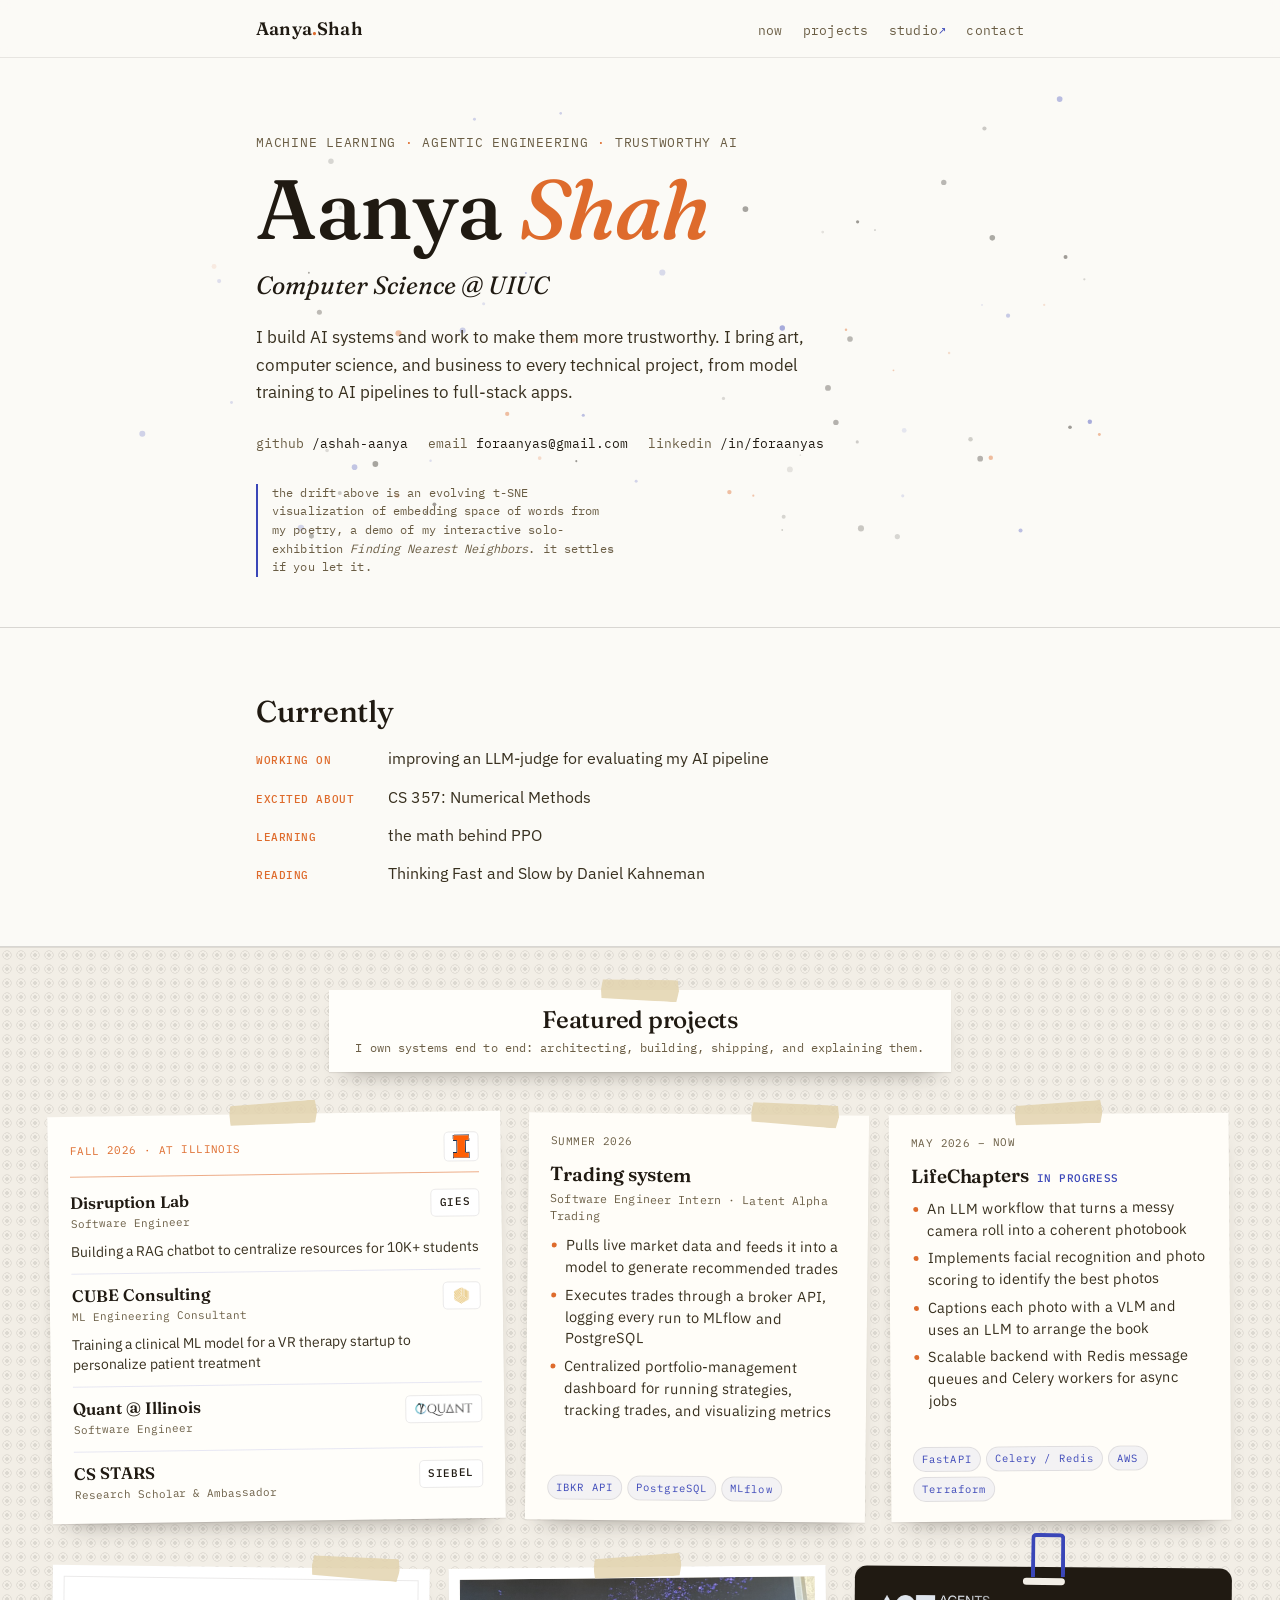
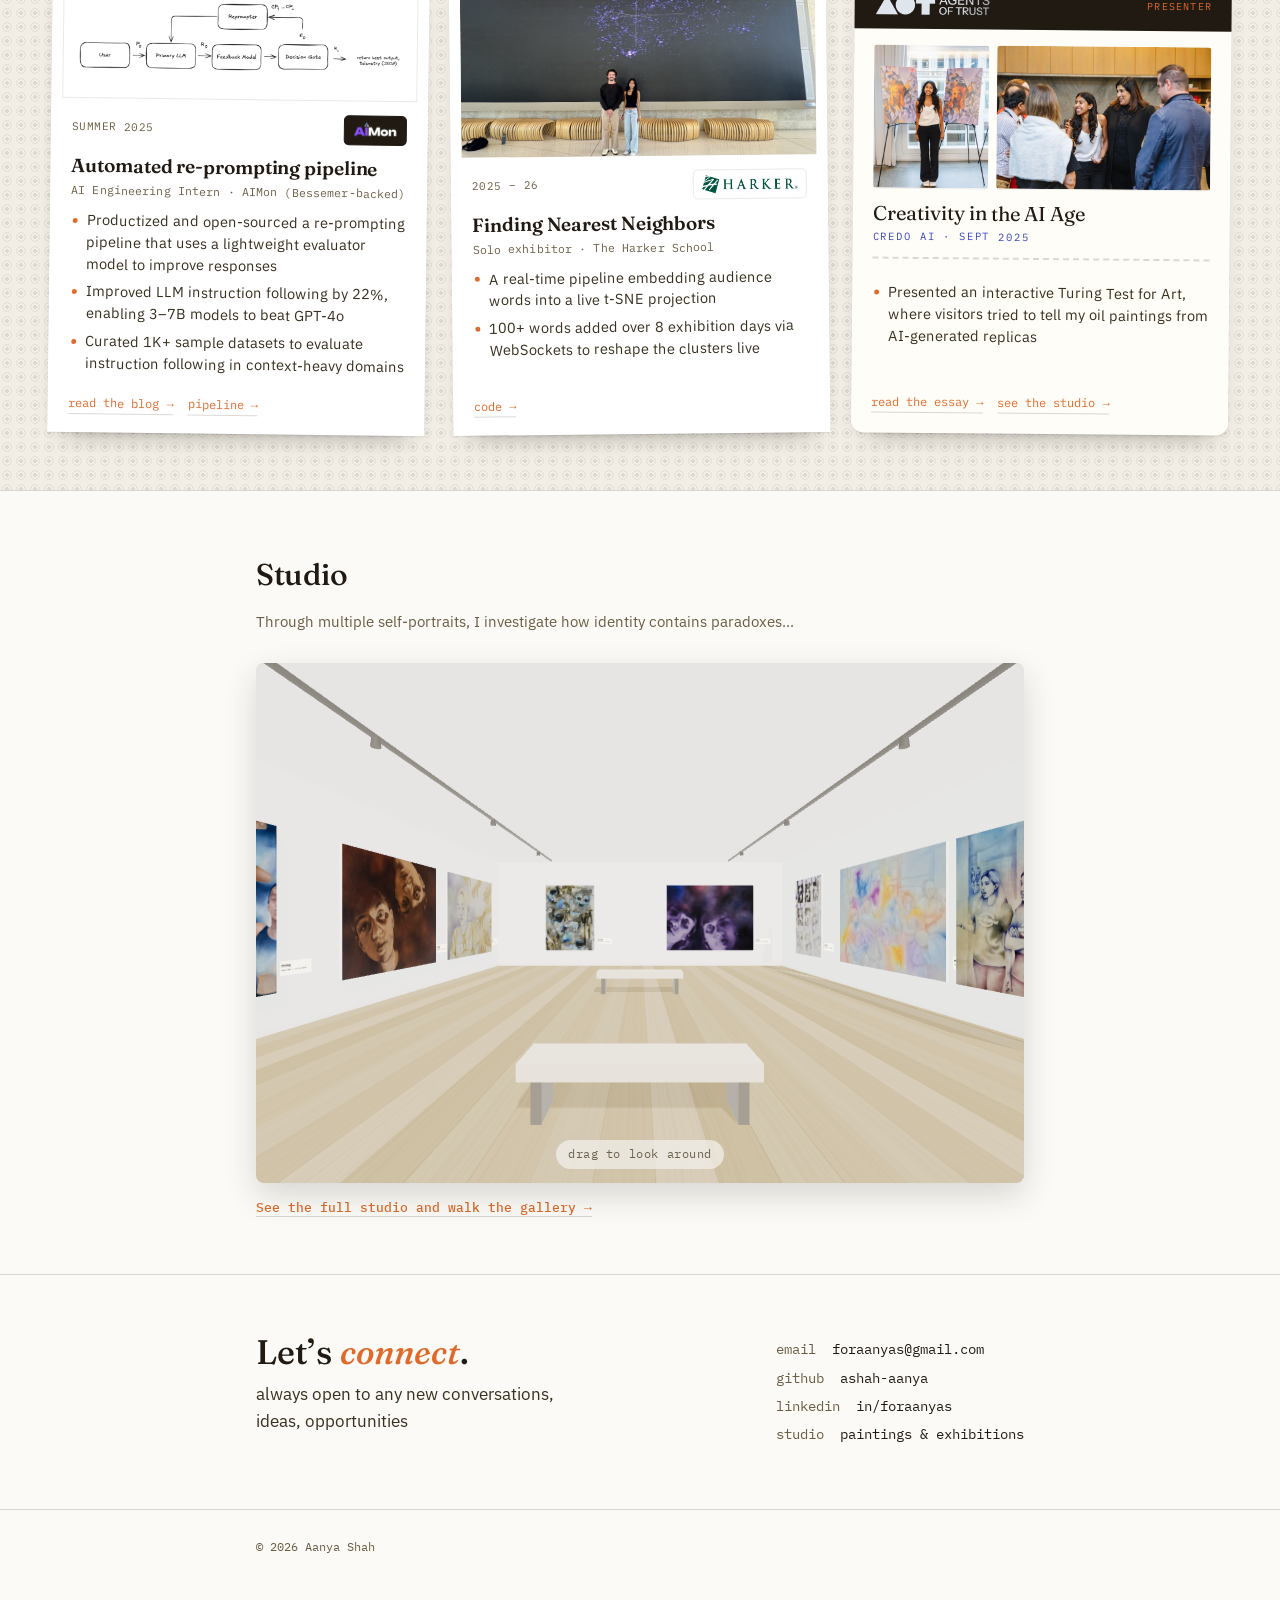
<file: index.html>
<!DOCTYPE html>
<html lang="en">
<head>
<meta charset="UTF-8" />
<meta name="viewport" content="width=device-width, initial-scale=1.0" />
<title>Aanya Shah</title>
<meta name="description" content="Aanya Shah: I build AI systems. CS @ Illinois." />
<link rel="stylesheet" href="css/styles.css" />
</head>
<body>

<nav class="top">
  <div class="wrap">
    <a class="mark" href="index.html">Aanya<b>.</b>Shah</a>
    <ul>
      <li><a href="#currently">now</a></li>
      <li><a href="#work">projects</a></li>
      <li><a href="art.html">studio<span class="ext">&#8599;</span></a></li>
      <li><a href="#contact">contact</a></li>
    </ul>
  </div>
</nav>

<!-- ================= HERO ================= -->
<header class="hero">
  <canvas id="field" aria-hidden="true"></canvas>
  <div class="wrap">
    <p class="eyebrow">machine learning <span class="dot">&middot;</span> agentic engineering <span class="dot">&middot;</span> trustworthy AI</p>
    <h1 class="name">Aanya <em>Shah</em></h1>
    <p class="tag">Computer Science @ UIUC</p>
    <p class="intro">
      I build AI systems and work to make them more trustworthy. I bring art, computer science,
      and business to every technical project, from model training to AI pipelines to full-stack apps.
    </p>
    <p class="social">
      <a href="https://github.com/ashah-aanya"><span>github</span>&nbsp;/ashah-aanya</a>
      <a href="mailto:foraanyas@gmail.com"><span>email</span>&nbsp;foraanyas@gmail.com</a>
      <a href="https://linkedin.com/in/foraanyas"><span>linkedin</span>&nbsp;/in/foraanyas</a>
    </p>
    <p class="signature-note">
      the drift above is an evolving t-SNE visualization of embedding space of words from my poetry, a demo of 
      my interactive solo-exhibition <em>Finding Nearest Neighbors</em>. it settles if you let it.
    </p>
  </div>
</header>

<!-- ================= CURRENTLY ================= -->
<section id="currently">
  <div class="wrap">
    <div class="sec-head"><span class="sec-title">Currently</span></div>
    <div class="cur">
      <div class="cg"><span class="cl">Working on</span><p>improving an LLM-judge for evaluating my AI pipeline</p></div>
      <div class="cg"><span class="cl">Excited about</span><p>CS 357: Numerical Methods</p></div>
      <div class="cg"><span class="cl">Learning</span><p>the math behind PPO</p></div>
      <div class="cg"><span class="cl">Reading</span><p>Thinking Fast and Slow by Daniel Kahneman</p></div>
    </div>
  </div>
</section>

<!-- ================= FEATURED PROJECTS ================= -->
<!-- A bulletin board of six taped cards in two rows (no scrolling). Top row:
     roster (.w-roster) + two .w-side cards; bottom row: three equal cards.
     Card types: .pin, .pin.roster, .pin.polaroid, .pin.pass. Logos live in
     .logo-chip (add .dark for white logos, .icon for square marks). -->
<section id="work">
  <div class="board">
    <div class="board-title">
      <h2>Featured projects</h2>
      <p>I own systems end to end: architecting, building, shipping, and explaining them.</p>
    </div>
    <ol class="pins">

      <li class="pin roster w-roster">
        <div class="top"><span class="when">Fall 2026 &middot; at Illinois</span><span class="logo-chip icon"><img src="assets/logos/uiuc.svg" alt="University of Illinois" /></span></div>
        <ul class="roles">
          <li>
            <span class="org">Disruption Lab</span>
            <span class="logo-text">Gies</span>
            <span class="rl">Software Engineer</span>
            <p>Building a RAG chatbot to centralize resources for 10K+ students</p>
          </li>
          <li>
            <span class="org">CUBE Consulting</span>
            <span class="logo-chip icon"><img src="assets/logos/cube.png" alt="CUBE Consulting" /></span>
            <span class="rl">ML Engineering Consultant</span>
            <p>Training a clinical ML model for a VR therapy startup to personalize patient treatment</p>
          </li>
          <!-- TODO(aanya): confirm the Quant role title and add detail on the poker project -->
          <li>
            <span class="org">Quant @ Illinois</span>
            <span class="logo-chip"><img src="assets/logos/quant.png" alt="Quant @ Illinois" /></span>
            <span class="rl">Software Engineer</span>
          </li>
          <li>
            <span class="org">CS STARS</span>
            <span class="logo-text">Siebel</span>
            <span class="rl">Research Scholar &amp; Ambassador</span>
          </li>
        </ul>
      </li>

      <li class="pin w-side">
        <div class="top"><span class="when">Summer 2026</span></div>
        <h3>Trading system</h3>
        <p class="frole">Software Engineer Intern &middot; Latent Alpha Trading</p>
        <ul class="fbul">
          <li>Pulls live market data and feeds it into a model to generate recommended trades</li>
          <li>Executes trades through a broker API, logging every run to MLflow and PostgreSQL</li>
          <li>Centralized portfolio-management dashboard for running strategies, tracking trades, and visualizing metrics</li>
        </ul>
        <div class="foot ftags"><span>IBKR API</span><span>PostgreSQL</span><span>MLflow</span></div>
      </li>

      <li class="pin w-side">
        <div class="top"><span class="when">May 2026 &ndash; now</span></div>
        <h3>LifeChapters <span class="status wip">in progress</span></h3>
        <ul class="fbul">
          <li>An LLM workflow that turns a messy camera roll into a coherent photobook</li>
          <li>Implements facial recognition and photo scoring to identify the best photos</li>
          <li>Captions each photo with a VLM and uses an LLM to arrange the book</li>
          <li>Scalable backend with Redis message queues and Celery workers for async jobs</li>
        </ul>
        <div class="foot ftags"><span>FastAPI</span><span>Celery / Redis</span><span>AWS</span><span>Terraform</span></div>
      </li>

      <li class="pin polaroid">
        <div class="shot contain"><img data-zoom src="assets/blog/img01.png" alt="Diagram of the re-prompting loop: user, primary LLM, feedback model, decision gate, and re-prompter" loading="lazy" /></div>
        <div class="txt">
          <div class="top"><span class="when">Summer 2025</span><span class="logo-chip dark"><img src="assets/logos/aimon.png" alt="AIMon" /></span></div>
          <h3>Automated re-prompting pipeline</h3>
          <p class="frole">AI Engineering Intern &middot; AIMon (Bessemer-backed)</p>
          <ul class="fbul">
            <li>Productized and open-sourced a re-prompting pipeline that uses a lightweight evaluator model to improve responses</li>
            <li>Improved LLM instruction following by 22%, enabling 3&ndash;7B models to beat GPT-4o</li>
            <li>Curated 1K+ sample datasets to evaluate instruction following in context-heavy domains</li>
          </ul>
          <div class="foot flinks">
            <a href="re-prompting.html">read the blog &rarr;</a>
            <a href="https://github.com/ashah-aanya/reprompting-pipeline">pipeline &rarr;</a>
          </div>
        </div>
      </li>

      <li class="pin polaroid">
        <div class="shot short"><img src="assets/featured/exhibition-wall.jpg" alt="Aanya standing in front of the wall-sized t-SNE projection of her exhibition" loading="lazy" /></div>
        <div class="txt">
          <div class="top"><span class="when">2025 &ndash; 26</span><span class="logo-chip"><img src="assets/logos/harker.png" alt="The Harker School" /></span></div>
          <h3>Finding Nearest Neighbors</h3>
          <p class="frole">Solo exhibitor &middot; The Harker School</p>
          <ul class="fbul">
            <li>A real-time pipeline embedding audience words into a live t-SNE projection</li>
            <li>100+ words added over 8 exhibition days via WebSockets to reshape the clusters live</li>
          </ul>
          <div class="foot flinks"><a href="https://github.com/ashah-aanya/interactive-embedding-visualizer">code &rarr;</a></div>
        </div>
      </li>

      <li class="pin pass">
        <div class="band">
          <div class="slot"></div>
          <div class="event"><img src="assets/aot-logo.png" alt="Agents of Trust" /><span>Presenter</span></div>
        </div>
        <div class="txt">
          <div class="pass-photos">
            <img data-zoom src="assets/featured/aot-exhibit.jpg" alt="Aanya between an oil painting and its AI-generated replica at the Turing Test for Art exhibit" loading="lazy" />
            <img data-zoom src="assets/featured/aot-conversation.jpg" alt="Aanya talking with attendees at the Agents of Trust Summit" loading="lazy" />
          </div>
          <div class="pass-title">
            <div class="nm">Creativity in the AI Age</div>
            <div class="rl">Credo AI &middot; Sept 2025</div>
          </div>
          <ul class="fbul">
            <li>Presented an interactive Turing Test for Art, where visitors tried to tell my oil paintings from AI-generated replicas</li>
          </ul>
          <div class="foot flinks">
            <a href="creativity-ai.html">read the essay &rarr;</a>
            <a href="art.html#human-or-ai">see the studio &rarr;</a>
          </div>
        </div>
      </li>

    </ol>
  </div>
</section>

<!-- ================= STUDIO TEASER ================= -->
<section id="studio">
  <div class="wrap">
    <div class="sec-head"><span class="sec-title">Studio</span></div>
    <p class="sec-sub">Through multiple self-portraits, I investigate how identity contains paradoxes...</p>
    <div class="viewer">
      <iframe src="gallery.html?inline" title="Interactive 3D walk-through gallery of the paintings" loading="lazy"></iframe>
    </div>
    <p class="studio-more"><a href="art.html">See the full studio and walk the gallery &rarr;</a></p>
  </div>
</section>

<!-- ================= CONTACT ================= -->
<section id="contact" class="contact">
  <div class="wrap">
    <div>
      <h2>Let&rsquo;s <em>connect</em>.</h2>
      <p class="blurb">always open to any new conversations, ideas, opportunities</p>
    </div>
    <div class="links2">
      <a href="mailto:foraanyas@gmail.com"><span>email</span> &nbsp;foraanyas@gmail.com</a>
      <a href="https://github.com/ashah-aanya"><span>github</span> &nbsp;ashah-aanya</a>
      <a href="https://linkedin.com/in/foraanyas"><span>linkedin</span> &nbsp;in/foraanyas</a>
      <a href="art.html"><span>studio</span> &nbsp;paintings &amp; exhibitions</a>
    </div>
  </div>
</section>

<footer>
  <div class="wrap">
    <span>&copy; <span id="yr"></span> Aanya Shah</span>
  </div>
</footer>

<script src="js/field.js"></script>
<script src="js/lightbox.js"></script>
</body>
</html>
</file>
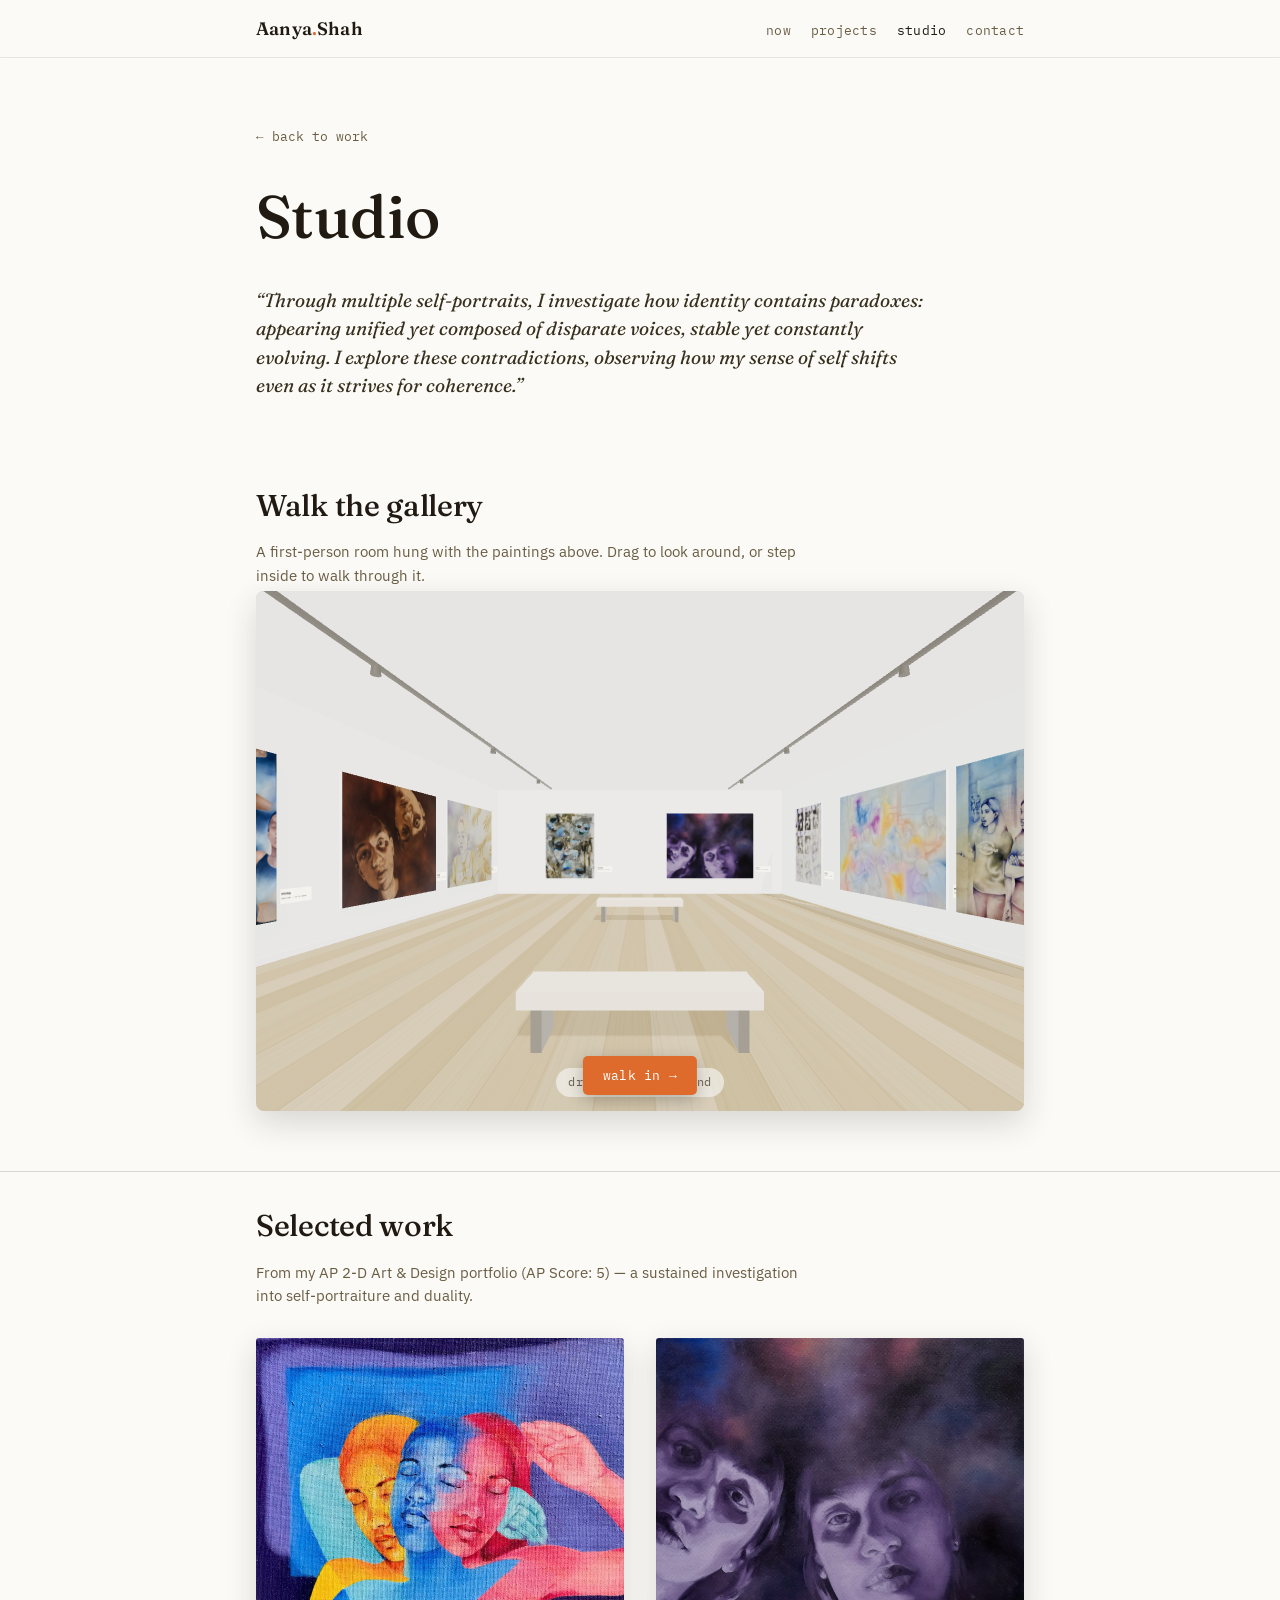
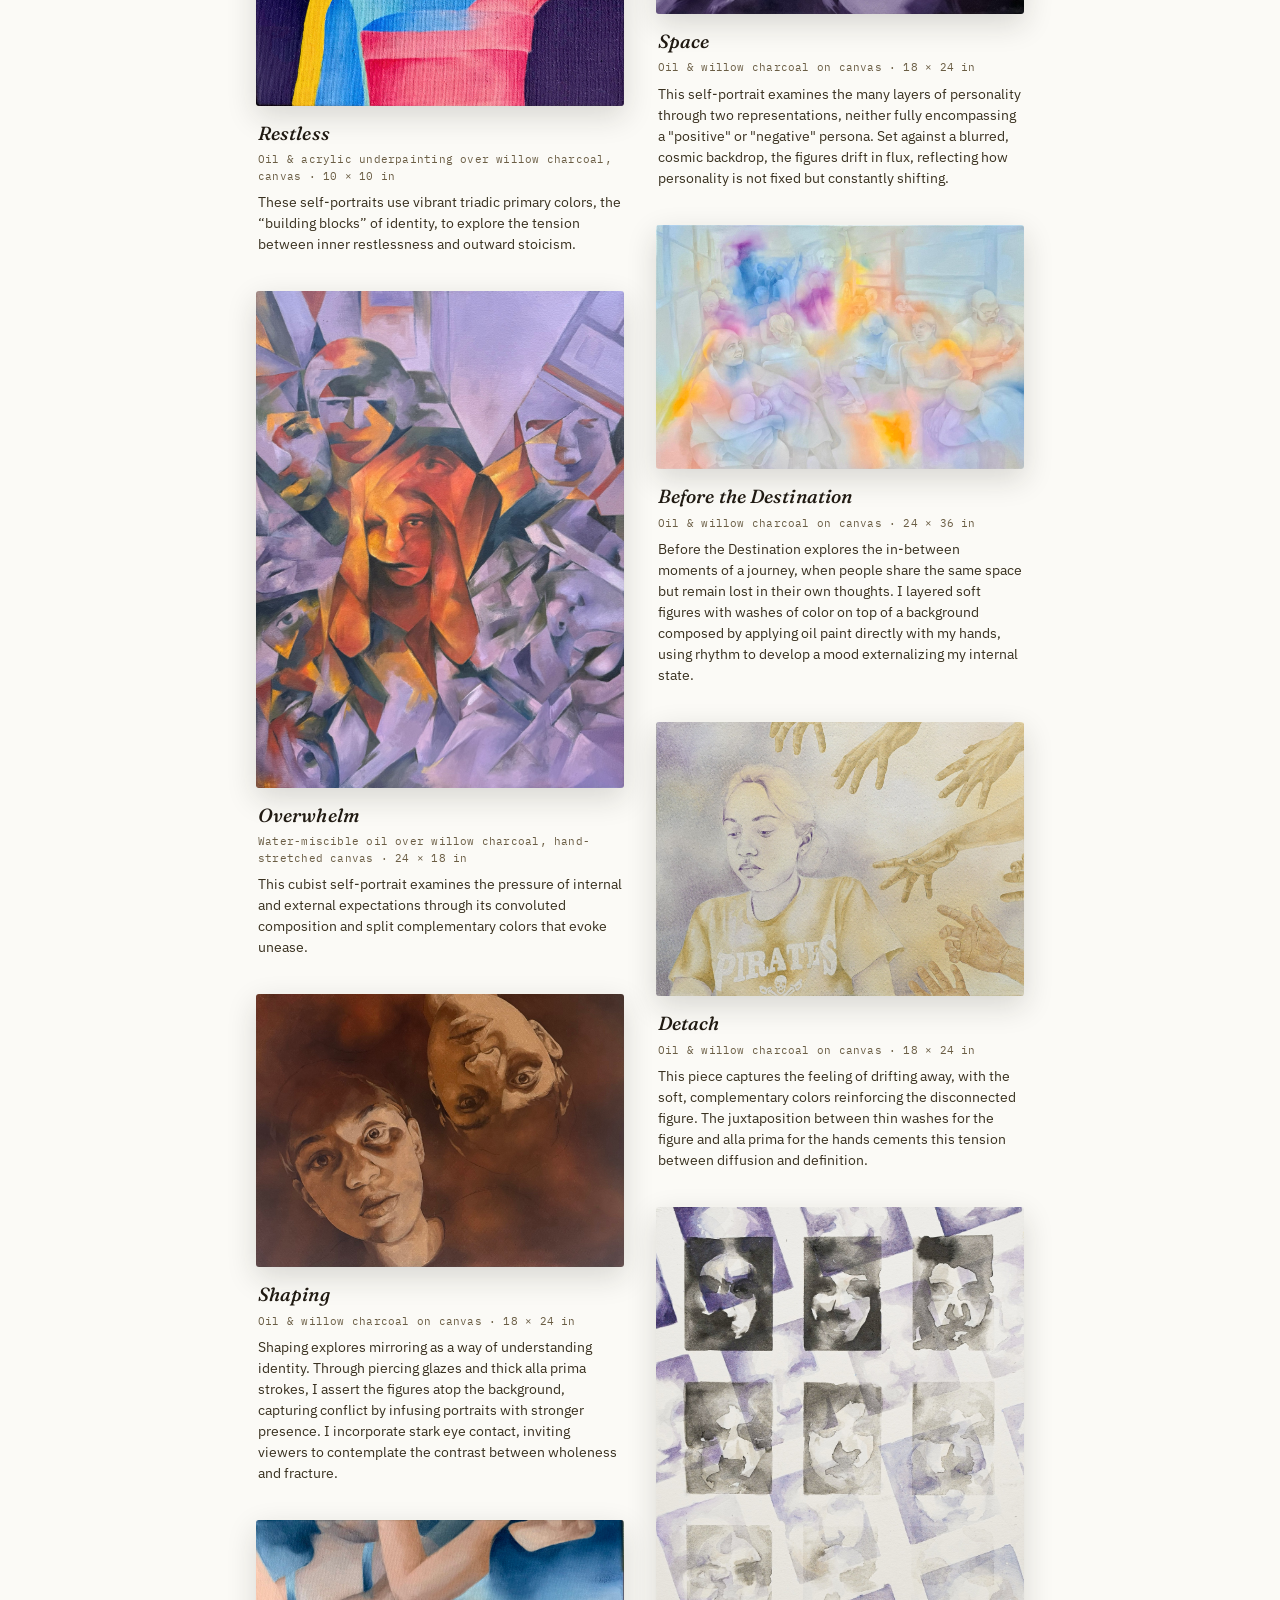
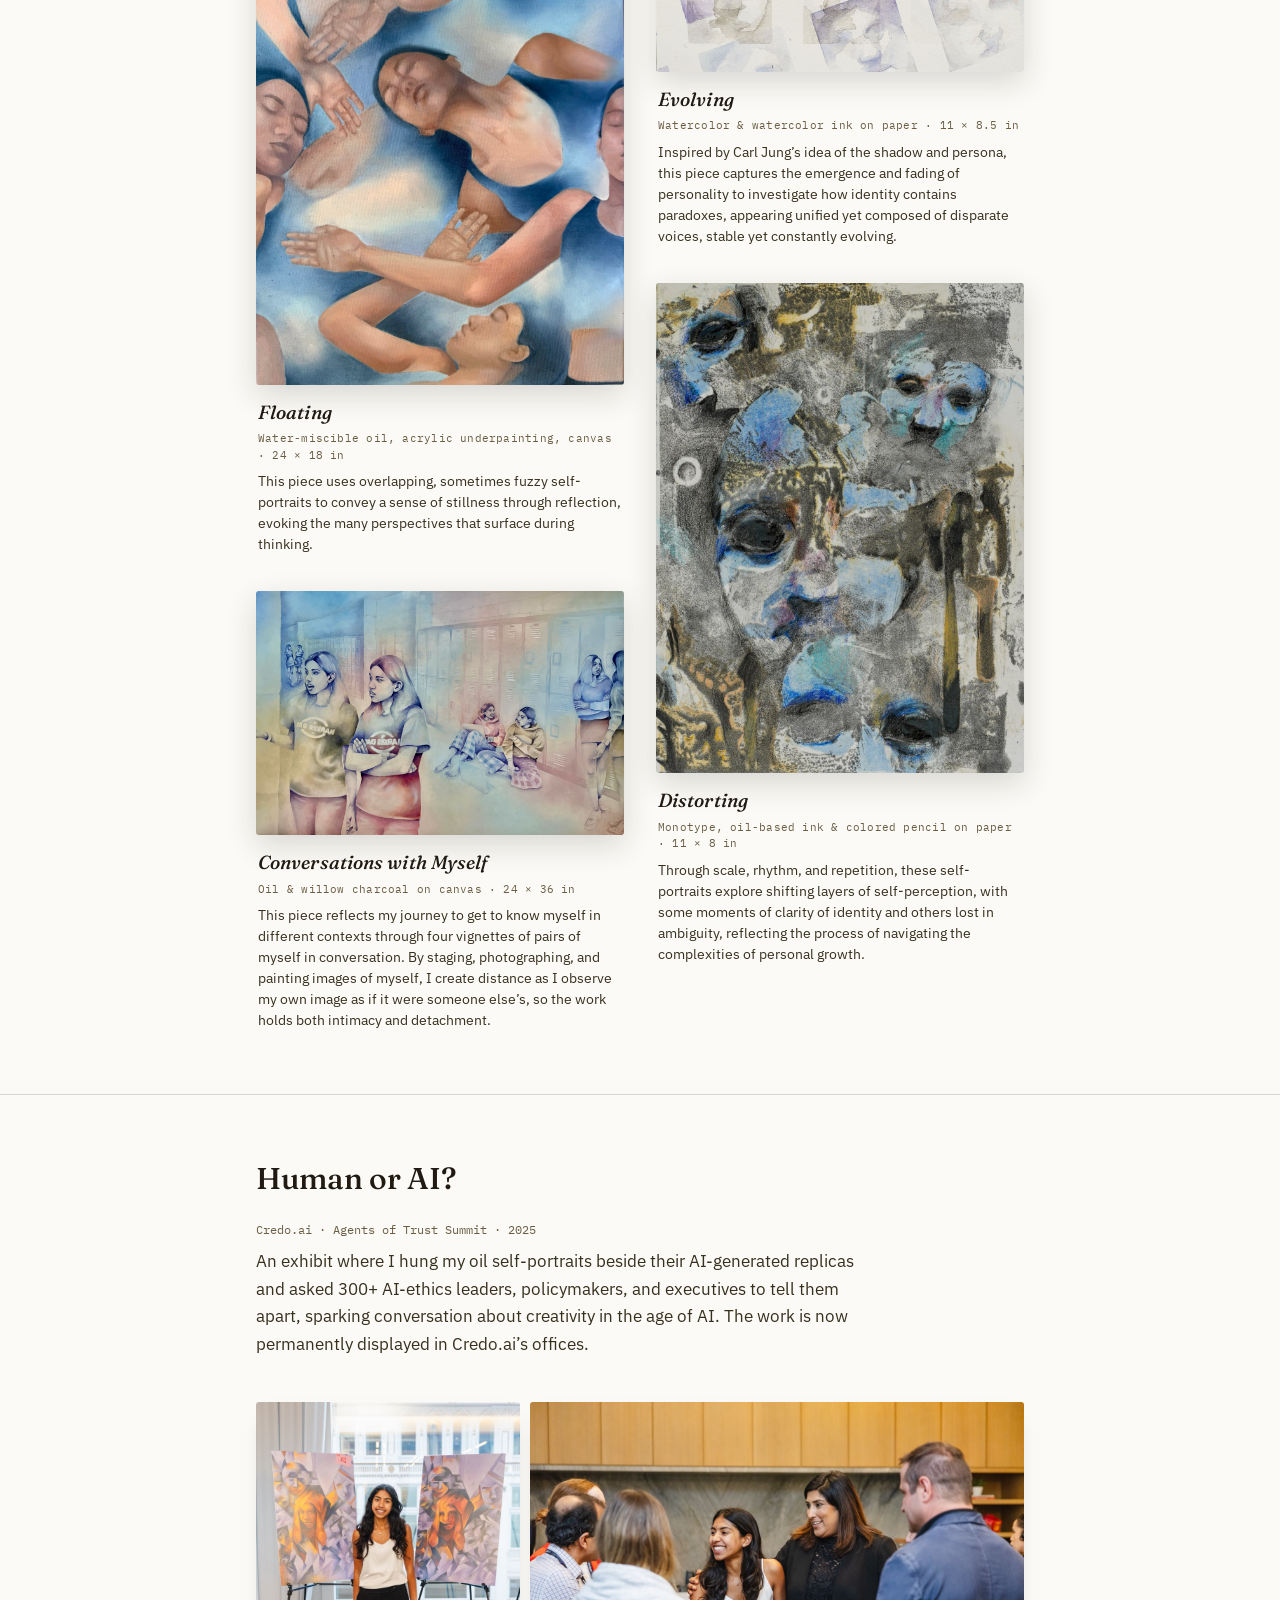
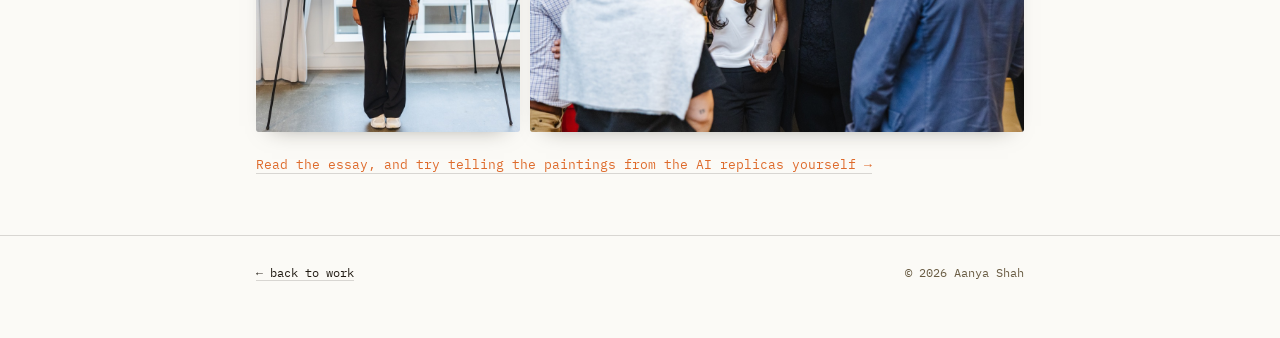
<file: art.html>
<!DOCTYPE html>
<html lang="en">
<head>
<meta charset="UTF-8" />
<meta name="viewport" content="width=device-width, initial-scale=1.0" />
<title>Studio — Aanya Shah</title>
<meta name="description" content="Studio — oil self-portraits, printmaking, and exhibitions by Aanya Shah. Multiple self-portraits about the paradoxes of identity." />
<link rel="stylesheet" href="css/styles.css" />
<link rel="stylesheet" href="css/studio.css" />
</head>
<body>

<nav class="top">
  <div class="wrap">
    <a class="mark" href="index.html">Aanya<b>.</b>Shah</a>
    <ul>
      <li><a href="index.html#currently">now</a></li>
      <li><a href="index.html#work">projects</a></li>
      <li><a href="art.html" class="here">studio</a></li>
      <li><a href="index.html#contact">contact</a></li>
    </ul>
  </div>
</nav>

<!-- ================= STUDIO HERO ================= -->
<section class="studio-hero" style="border-bottom:none;padding-bottom:16px">
  <div class="wrap">
    <a class="back" href="index.html">&larr; back to work</a>
    <h1>Studio</h1>
    <p class="statement">&ldquo;Through multiple self-portraits, I investigate how identity contains paradoxes: appearing unified yet composed of disparate voices, stable yet constantly evolving. I explore these contradictions, observing how my sense of self shifts even as it strives for coherence.&rdquo;</p>
    </div>
</section>

<!-- ================= WALK THE GALLERY (immersive 3D) ================= -->
<section>
  <div class="wrap">
    <div class="sec-head"><span class="sec-title">Walk the gallery</span></div>
    <p class="walk-note">A first-person room hung with the paintings above. Drag to look around, or step inside to walk through it.</p>
    <div class="viewer" id="viewer">
      <iframe id="viewerFrame" src="gallery.html?inline" title="Interactive 3D walk-through gallery of the paintings" loading="lazy"></iframe>
      <button class="walk" id="walkBtn" type="button">walk in &rarr;</button>
      <button class="vclose" id="vclose" type="button">close</button>
    </div>
  </div>
</section>

<!-- ================= SELECTED WORK ================= -->
<section style="padding-top:30px">
  <div class="wrap">
    <div class="sec-head"><span class="sec-title">Selected work</span></div>
    <p class="sec-sub">From my AP&nbsp;2-D Art&nbsp;&amp;&nbsp;Design portfolio (AP&nbsp;Score:&nbsp;5) &mdash; a sustained investigation into self-portraiture and duality.</p>

    <div class="works">

      <figure class="work">
        <a class="frame" href="assets/paintings/restless.jpg" target="_blank" rel="noopener">
          <img src="assets/paintings/restless.jpg" alt="Restless — three overlapping self-portraits in orange, blue and pink, eyes closed, oil on canvas" loading="lazy" /></a>
        <figcaption>
          <span class="w-title">Restless</span>
          <p class="w-meta">Oil &amp; acrylic underpainting over willow charcoal, canvas &middot; 10 &times; 10 in</p>
          <p class="w-note">These self-portraits use vibrant triadic primary colors, the “building blocks” of identity, to explore the tension between inner restlessness and outward stoicism.</p>
        </figcaption>
      </figure>

      <figure class="work">
        <a class="frame" href="assets/paintings/overwhelm.jpg" target="_blank" rel="noopener">
          <img src="assets/paintings/overwhelm.jpg" alt="Overwhelm — a cubist self-portrait with hands to the face, an orange figure ringed by a violet crowd" loading="lazy" /></a>
        <figcaption>
          <span class="w-title">Overwhelm</span>
          <p class="w-meta">Water-miscible oil over willow charcoal, hand-stretched canvas &middot; 24 &times; 18 in</p>
          <p class="w-note">This cubist self-portrait examines the pressure of internal and external expectations through its convoluted composition and split complementary colors that evoke unease.</p>
        </figcaption>
      </figure>

      <figure class="work">
        <a class="frame" href="assets/paintings/shaping.jpg" target="_blank" rel="noopener">
          <img src="assets/paintings/shaping.jpg" alt="Shaping — two sepia-brown self-portraits, one upright and one inverted, meeting each other's gaze, oil on canvas" loading="lazy" /></a>
        <figcaption>
          <span class="w-title">Shaping</span>
          <p class="w-meta">Oil &amp; willow charcoal on canvas &middot; 18 &times; 24 in</p>
          <p class="w-note">Shaping explores mirroring as a way of understanding identity. Through piercing glazes and thick alla prima strokes, I assert the figures atop the background, capturing conflict by infusing portraits with stronger presence. I incorporate stark eye contact, inviting viewers to contemplate the contrast between wholeness and fracture.</p>
        </figcaption>
      </figure>

      <figure class="work">
        <a class="frame" href="assets/paintings/floating.jpg" target="_blank" rel="noopener">
          <img src="assets/paintings/floating.jpg" alt="Floating — figures in pale leotards suspended in a blue field with reaching hands, oil on canvas" loading="lazy" /></a>
        <figcaption>
          <span class="w-title">Floating</span>
          <p class="w-meta">Water-miscible oil, acrylic underpainting, canvas &middot; 24 &times; 18 in</p>
          <p class="w-note">This piece uses overlapping, sometimes fuzzy self-portraits to convey a sense of stillness through reflection, evoking the many perspectives that surface during thinking.</p>
        </figcaption>
      </figure>

      <figure class="work">
        <a class="frame" href="assets/paintings/conversations-with-myself.jpg" target="_blank" rel="noopener">
          <img src="assets/paintings/conversations-with-myself.jpg" alt="Conversations with Myself — eight versions of the artist in conversation down a school locker hallway, oil on canvas" loading="lazy" /></a>
        <figcaption>
          <span class="w-title">Conversations with Myself</span>
          <p class="w-meta">Oil &amp; willow charcoal on canvas &middot; 24 &times; 36 in</p>
          <p class="w-note">This piece reflects my journey to get to know myself in different contexts through four vignettes of pairs of myself in conversation. By staging, photographing, and painting images of myself, I create distance as I observe my own image as if it were someone else’s, so the work holds both intimacy and detachment.</p>
        </figcaption>
      </figure>

      <figure class="work">
        <a class="frame" href="assets/paintings/space.jpg" target="_blank" rel="noopener">
          <img src="assets/paintings/space.jpg" alt="Space — two violet-lit self-portraits against a cosmic, cloudy background, oil on canvas" loading="lazy" /></a>
        <figcaption>
          <span class="w-title">Space</span>
          <p class="w-meta">Oil &amp; willow charcoal on canvas &middot; 18 &times; 24 in</p>
          <p class="w-note">This self-portrait examines the many layers of personality through two representations, neither fully encompassing a "positive" or "negative" persona. Set against a blurred, cosmic backdrop, the figures drift in flux, reflecting how personality is not fixed but constantly shifting.</p>
        </figcaption>
      </figure>

      <figure class="work">
        <a class="frame" href="assets/paintings/before-the-destination.jpg" target="_blank" rel="noopener">
          <img src="assets/paintings/before-the-destination.jpg" alt="Before the Destination — a pastel train car full of dissolving figures, oil on canvas" loading="lazy" /></a>
        <figcaption>
          <span class="w-title">Before the Destination</span>
          <p class="w-meta">Oil &amp; willow charcoal on canvas &middot; 24 &times; 36 in</p>
          <p class="w-note">Before the Destination explores the in-between moments of a journey, when people share the same space but remain lost in their own thoughts. I layered soft figures with washes of color on top of a background composed by applying oil paint directly with my hands, using rhythm to develop a mood externalizing my internal state.</p>
        </figcaption>
      </figure>

      <figure class="work">
        <a class="frame" href="assets/paintings/detach.jpg" target="_blank" rel="noopener">
          <img src="assets/paintings/detach.jpg" alt="Detach — a self-portrait in a yellow Pirates shirt with disembodied hands reaching from the right, oil on canvas" loading="lazy" /></a>
        <figcaption>
          <span class="w-title">Detach</span>
          <p class="w-meta">Oil &amp; willow charcoal on canvas &middot; 18 &times; 24 in</p>
          <p class="w-note">This piece captures the feeling of drifting away, with the soft, complementary colors reinforcing the disconnected figure. The juxtaposition between thin washes for the figure and alla prima for the hands cements this tension between diffusion and definition.</p>
        </figcaption>
      </figure>

      <figure class="work">
        <a class="frame" href="assets/paintings/evolving.jpg" target="_blank" rel="noopener">
          <img src="assets/paintings/evolving.jpg" alt="Evolving — a grid of nine watercolor face studies in grey and violet, surfacing and fading" loading="lazy" /></a>
        <figcaption>
          <span class="w-title">Evolving</span>
          <p class="w-meta">Watercolor &amp; watercolor ink on paper &middot; 11 &times; 8.5 in</p>
          <p class="w-note">Inspired by Carl Jung’s idea of the shadow and persona, this piece captures the emergence and fading of personality to investigate how identity contains paradoxes, appearing unified yet composed of disparate voices, stable yet constantly evolving.</p>
        </figcaption>
      </figure>

      <figure class="work">
        <a class="frame" href="assets/paintings/distorting.jpg" target="_blank" rel="noopener">
          <img src="assets/paintings/distorting.jpg" alt="Distorting — a fractured monotype print of faces in blue, ochre and charcoal grey, reworked in ink and pencil" loading="lazy" /></a>
        <figcaption>
          <span class="w-title">Distorting</span>
          <p class="w-meta">Monotype, oil-based ink &amp; colored pencil on paper &middot; 11 &times; 8 in</p>
          <p class="w-note">Through scale, rhythm, and repetition, these self-portraits explore shifting layers of self-perception, with some moments of clarity of identity and others lost in ambiguity, reflecting the process of navigating the complexities of personal growth.</p>
        </figcaption>
      </figure>

    </div>
  </div>
</section>

<!-- ================= FEATURED EXHIBITION ================= -->
<section id="human-or-ai" style="scroll-margin-top:72px">
  <div class="wrap">
    <div class="sec-head"><span class="sec-title">Human or AI?</span></div>
    <div class="exhibit" style="border-top:none;padding-top:6px">
      <p class="meta" style="margin-top:0">Credo.ai &middot; Agents of Trust Summit &middot; 2025</p>
      <p>An exhibit where I hung my oil self-portraits beside their AI-generated replicas and asked 300+ AI-ethics leaders, policymakers, and executives to tell them apart, sparking conversation about creativity in the age of AI. The work is now permanently displayed in Credo.ai&rsquo;s offices.</p>
    </div>
    <!-- three photos in one row; each column's width follows its image's shape so all share a height -->
    <div class="turing-photos">
      <img data-zoom src="assets/featured/aot-exhibit.jpg" alt="Aanya between an oil self-portrait and its AI-generated replica on easels" loading="lazy" />
      <img data-zoom src="assets/featured/aot-conversation.jpg" alt="Aanya talking with attendees at the Agents of Trust Summit" loading="lazy" />
    </div>
    <p class="exhibit-more"><a href="creativity-ai.html">Read the essay, and try telling the paintings from the AI replicas yourself &rarr;</a></p>
  </div>
</section>

<footer>
  <div class="wrap">
    <span class="fn"><a href="index.html">&larr; back to work</a></span>
    <span>&copy; <span id="yr"></span> Aanya Shah</span>
  </div>
</footer>

<script src="js/lightbox.js"></script>
<script>
/* Fill the footer year, and let the embedded gallery expand to fullscreen. */
(function () {
  var y = document.getElementById('yr');
  if (y) y.textContent = new Date().getFullYear();

  var viewer = document.getElementById('viewer'),
      frame  = document.getElementById('viewerFrame'),
      walk   = document.getElementById('walkBtn'),
      close  = document.getElementById('vclose');
  if (!viewer || !frame) return;

  var INLINE = 'gallery.html?inline', FULL = 'gallery.html';
  function expand() {
    viewer.classList.add('expanded');
    frame.src = FULL;                 // reload in immersive (pointer-lock) mode
    document.body.style.overflow = 'hidden';
  }
  function collapse() {
    viewer.classList.remove('expanded');
    frame.src = INLINE;               // back to the calm drag-to-look panel
    document.body.style.overflow = '';
  }
  walk.addEventListener('click', expand);
  close.addEventListener('click', collapse);
  document.addEventListener('keydown', function (e) {
    if (e.key === 'Escape' && viewer.classList.contains('expanded')) collapse();
  });
})();
</script>
</body>
</html>
</file>
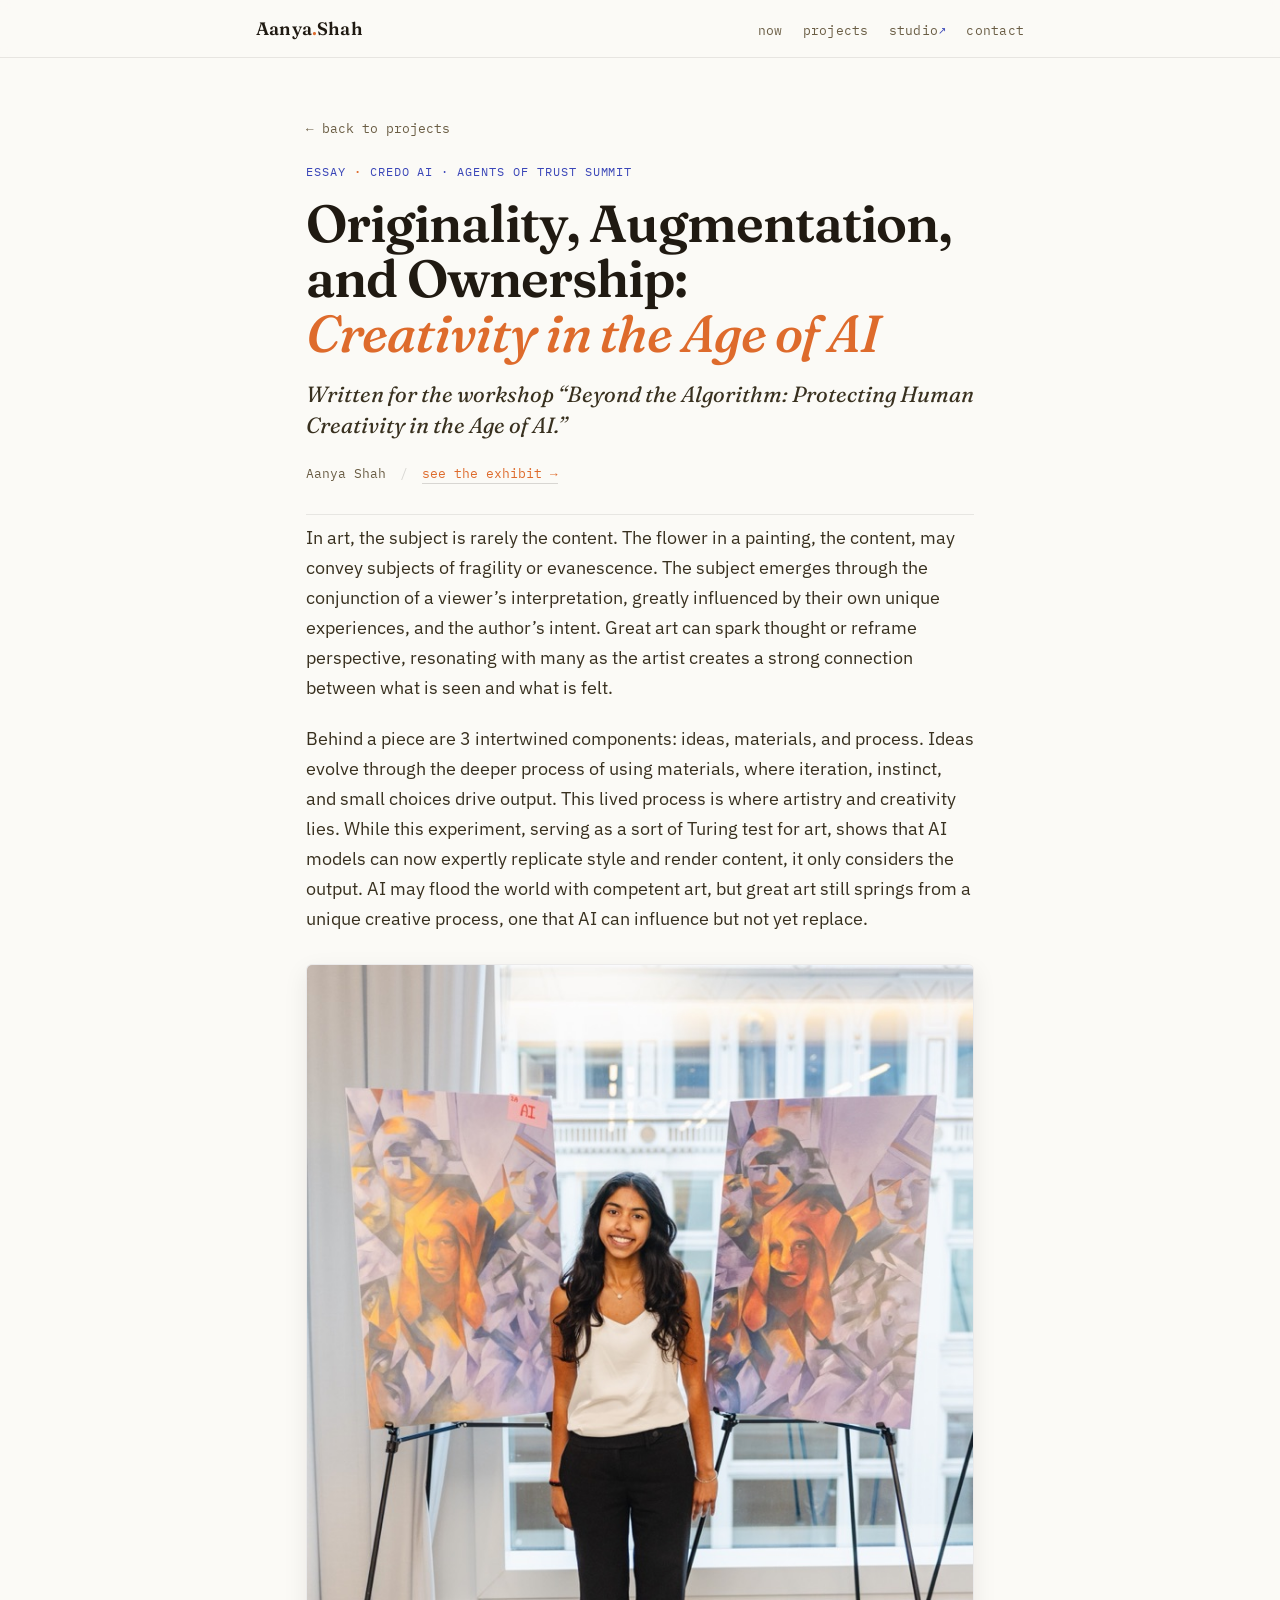
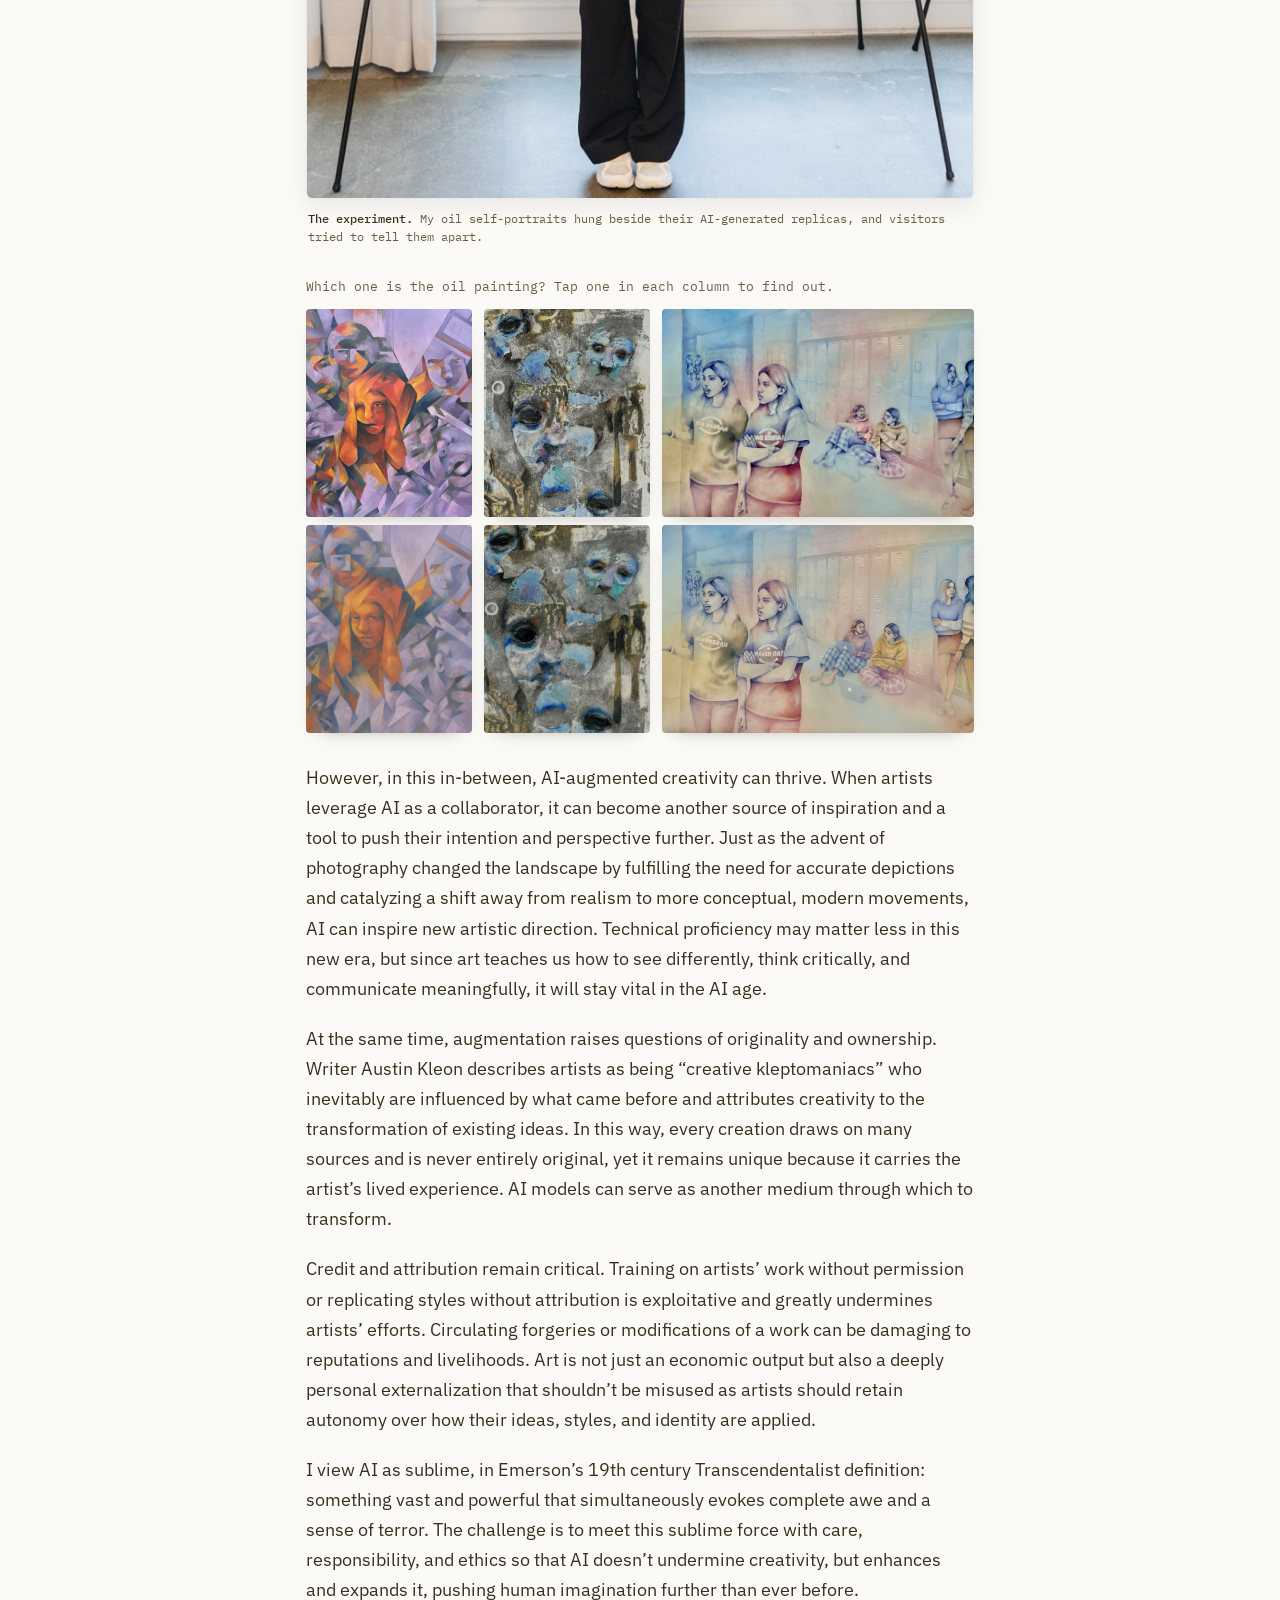
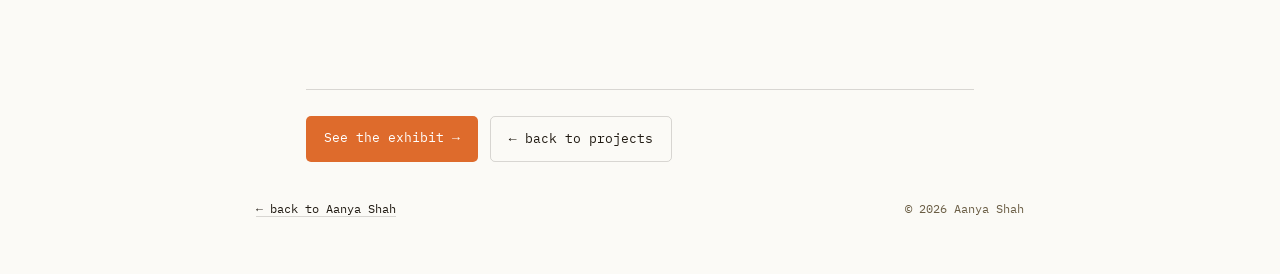
<file: creativity-ai.html>
<!DOCTYPE html>
<html lang="en">
<head>
<meta charset="UTF-8" />
<meta name="viewport" content="width=device-width, initial-scale=1.0" />
<title>Originality, Augmentation, and Ownership: Creativity in the Age of AI — Aanya Shah</title>
<meta name="description" content="Originality, Augmentation, and Ownership: Creativity in the Age of AI — an essay by Aanya Shah, written for the Agents of Trust Summit workshop on protecting human creativity in the age of AI." />
<link rel="canonical" href="https://ashah-aanya.github.io/creativity-ai.html" />

<!-- icons -->
<link rel="icon" type="image/svg+xml" href="favicon.svg" />
<link rel="icon" type="image/png" sizes="32x32" href="assets/favicon-32.png" />
<link rel="apple-touch-icon" href="assets/apple-touch-icon.png" />
<meta name="theme-color" content="#FBFAF6" />

<!-- open graph / social share -->
<meta property="og:type" content="article" />
<meta property="og:site_name" content="Aanya Shah" />
<meta property="og:url" content="https://ashah-aanya.github.io/creativity-ai.html" />
<meta property="og:title" content="Originality, Augmentation, and Ownership: Creativity in the Age of AI" />
<meta property="og:description" content="An essay on what AI can and cannot replace in art, and on credit, attribution, and ownership. Written for the Agents of Trust Summit." />
<meta property="og:image" content="https://ashah-aanya.github.io/assets/og-blog.jpg" />
<meta property="og:image:width" content="1200" />
<meta property="og:image:height" content="630" />
<meta property="og:image:alt" content="Originality, Augmentation, and Ownership: Creativity in the Age of AI, an essay by Aanya Shah." />
<meta name="twitter:card" content="summary_large_image" />
<meta name="twitter:title" content="Originality, Augmentation, and Ownership: Creativity in the Age of AI" />
<meta name="twitter:description" content="An essay on what AI can and cannot replace in art, and on credit, attribution, and ownership." />
<meta name="twitter:image" content="https://ashah-aanya.github.io/assets/og-blog.jpg" />

<link rel="stylesheet" href="css/styles.css" />
<link rel="stylesheet" href="css/blog.css" />
<link rel="stylesheet" href="css/guess.css" />
</head>
<body>

<nav class="top">
  <div class="wrap">
    <a class="mark" href="index.html">Aanya<b>.</b>Shah</a>
    <ul>
      <li><a href="index.html#currently">now</a></li>
      <li><a href="index.html#work">projects</a></li>
      <li><a href="art.html">studio<span class="ext">&#8599;</span></a></li>
      <li><a href="index.html#contact">contact</a></li>
    </ul>
  </div>
</nav>

<article class="post">

  <header class="post-head">
    <a class="back" href="index.html#work">&larr; back to projects</a>
    <p class="post-kicker">Essay <b>&middot;</b> Credo AI &middot; Agents of Trust Summit</p>
    <h1>Originality, Augmentation, and Ownership: <em>Creativity in the Age of AI</em></h1>
    <p class="post-dek">Written for the workshop &ldquo;Beyond the Algorithm: Protecting Human Creativity in the Age of AI.&rdquo;</p>
    <p class="post-meta">
      <span>Aanya Shah</span>
      <span class="sep">/</span>
      <a href="art.html#human-or-ai">see the exhibit &rarr;</a>
    </p>
  </header>

  <div class="prose">

    <p>In art, the subject is rarely the content. The flower in a painting, the content, may convey subjects of fragility or evanescence. The subject emerges through the conjunction of a viewer&rsquo;s interpretation, greatly influenced by their own unique experiences, and the author&rsquo;s intent. Great art can spark thought or reframe perspective, resonating with many as the artist creates a strong connection between what is seen and what is felt.</p>

    <p>Behind a piece are 3 intertwined components: ideas, materials, and process. Ideas evolve through the deeper process of using materials, where iteration, instinct, and small choices drive output. This lived process is where artistry and creativity lies. While this experiment, serving as a sort of Turing test for art, shows that AI models can now expertly replicate style and render content, it only considers the output. AI may flood the world with competent art, but great art still springs from a unique creative process, one that AI can influence but not yet replace.</p>

    <figure>
      <img data-zoom src="assets/featured/aot-exhibit.jpg" alt="Aanya standing between an oil self-portrait and its AI-generated replica on easels at the Turing Test for Art exhibit" loading="lazy" decoding="async" />
      <figcaption><b>The experiment.</b> My oil self-portraits hung beside their AI-generated replicas, and visitors tried to tell them apart.</figcaption>
    </figure>

    <div class="guess" id="guess">
    <p class="guess-lead">Which one is the oil painting? Tap one in each column to find out.</p>
    <div class="guess-grid">
      <div class="gpair" data-title="Overwhelm">
        <button type="button" class="gtile" data-kind="real" aria-label="Option A"><img src="assets/paintings/overwhelm.jpg" alt="" loading="lazy" decoding="async" /><span class="gtag"></span></button>
        <button type="button" class="gtile" data-kind="ai" aria-label="Option B"><img src="assets/turing/ai-1.jpg" alt="" loading="lazy" decoding="async" /><span class="gtag"></span></button>
        <p class="gname"></p>
      </div>
      <div class="gpair" data-title="Distorting">
        <button type="button" class="gtile" data-kind="real" aria-label="Option A"><img src="assets/paintings/distorting.jpg" alt="" loading="lazy" decoding="async" /><span class="gtag"></span></button>
        <button type="button" class="gtile" data-kind="ai" aria-label="Option B"><img src="assets/turing/ai-2.jpg" alt="" loading="lazy" decoding="async" /><span class="gtag"></span></button>
        <p class="gname"></p>
      </div>
      <div class="gpair wide" data-title="Conversations with Myself">
        <button type="button" class="gtile" data-kind="real" aria-label="Option A"><img src="assets/paintings/conversations-with-myself.jpg" alt="" loading="lazy" decoding="async" /><span class="gtag"></span></button>
        <button type="button" class="gtile" data-kind="ai" aria-label="Option B"><img src="assets/turing/ai-4.jpg" alt="" loading="lazy" decoding="async" /><span class="gtag"></span></button>
        <p class="gname"></p>
      </div>    </div>
  </div>

    <p>However, in this in-between, AI-augmented creativity can thrive. When artists leverage AI as a collaborator, it can become another source of inspiration and a tool to push their intention and perspective further. Just as the advent of photography changed the landscape by fulfilling the need for accurate depictions and catalyzing a shift away from realism to more conceptual, modern movements, AI can inspire new artistic direction. Technical proficiency may matter less in this new era, but since art teaches us how to see differently, think critically, and communicate meaningfully, it will stay vital in the AI age.</p>

    <p>At the same time, augmentation raises questions of originality and ownership. Writer Austin Kleon describes artists as being &ldquo;creative kleptomaniacs&rdquo; who inevitably are influenced by what came before and attributes creativity to the transformation of existing ideas. In this way, every creation draws on many sources and is never entirely original, yet it remains unique because it carries the artist&rsquo;s lived experience. AI models can serve as another medium through which to transform.</p>

    <p>Credit and attribution remain critical. Training on artists&rsquo; work without permission or replicating styles without attribution is exploitative and greatly undermines artists&rsquo; efforts. Circulating forgeries or modifications of a work can be damaging to reputations and livelihoods. Art is not just an economic output but also a deeply personal externalization that shouldn&rsquo;t be misused as artists should retain autonomy over how their ideas, styles, and identity are applied.</p>

    <p>I view AI as sublime, in Emerson&rsquo;s 19th century Transcendentalist definition: something vast and powerful that simultaneously evokes complete awe and a sense of terror. The challenge is to meet this sublime force with care, responsibility, and ethics so that AI doesn&rsquo;t undermine creativity, but enhances and expands it, pushing human imagination further than ever before.</p>

  </div>

  <div class="post-cta">
    <div class="btns">
      <a class="btn" href="art.html#human-or-ai">See the exhibit &rarr;</a>
      <a class="btn alt" href="index.html#work">&larr; back to projects</a>
    </div>
  </div>

</article>

<footer>
  <div class="wrap">
    <span class="fn"><a href="index.html">&larr; back to Aanya Shah</a></span>
    <span>&copy; <span id="yr"></span> Aanya Shah</span>
  </div>
</footer>

<script src="js/lightbox.js"></script>
<script src="js/guess.js"></script>
<script>
  (function(){ var y=document.getElementById('yr'); if(y) y.textContent=new Date().getFullYear(); })();
</script>
</body>
</html>
</file>
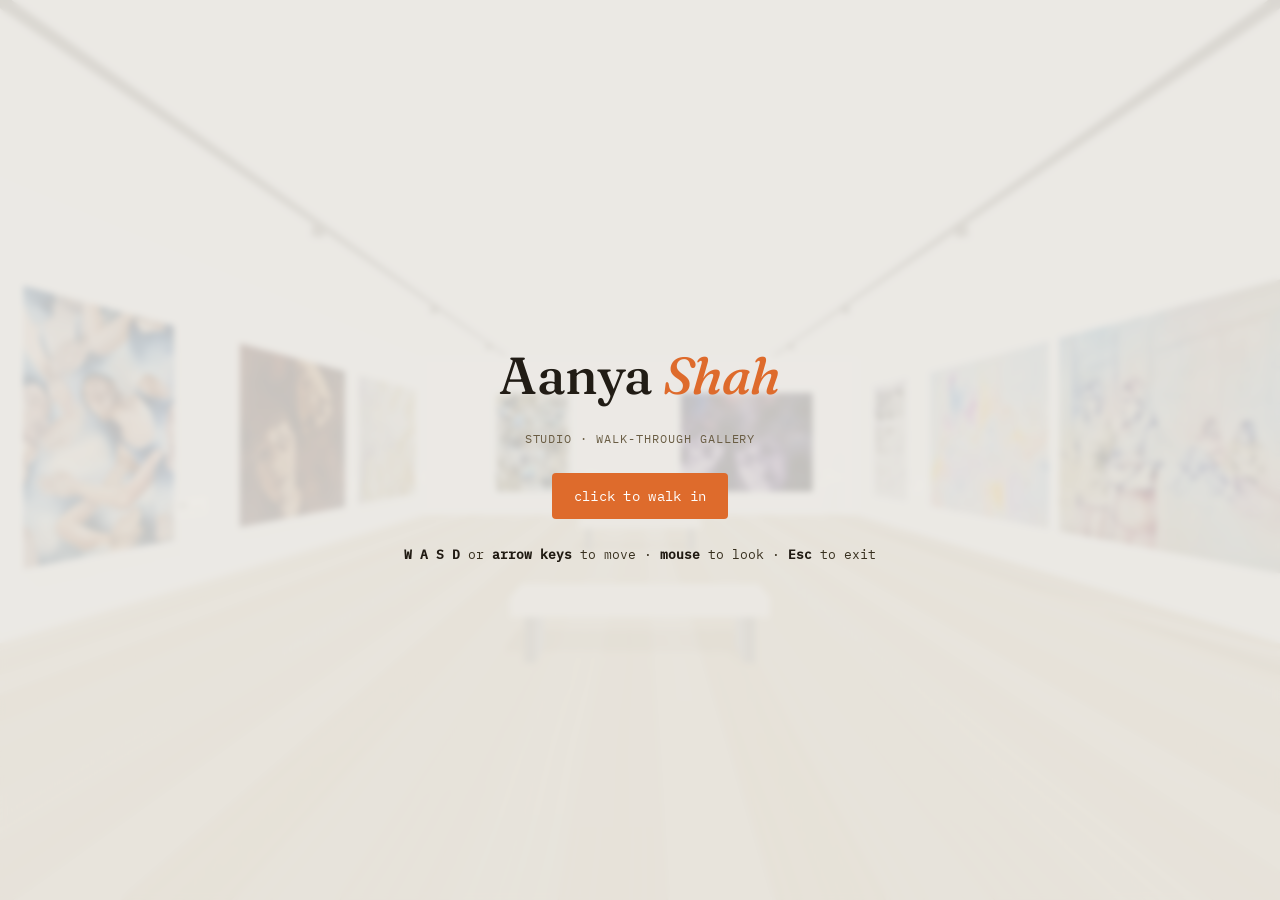
<file: gallery.html>
<!DOCTYPE html>
<html lang="en">
<head>
<meta charset="UTF-8" />
<meta name="viewport" content="width=device-width, initial-scale=1.0" />
<title>Gallery — Aanya Shah</title>
<meta name="description" content="A walk-through first-person gallery of Aanya Shah's oil paintings." />
<link rel="stylesheet" href="css/styles.css" />
<style>
  html,body{margin:0; height:100%; overflow:hidden; background:#e7e4dd}
  #gl{display:block; position:fixed; inset:0}
  .cross{position:fixed; left:50%; top:50%; width:5px; height:5px; margin:-2.5px 0 0 -2.5px;
    border-radius:50%; background:rgba(34,29,22,.4); z-index:4; pointer-events:none; display:none}
  .title{position:fixed; bottom:26px; left:50%; transform:translateX(-50%); z-index:4;
    font-family:var(--serif); font-style:italic; font-size:19px; color:#221d16; pointer-events:none;
    text-shadow:0 1px 12px rgba(240,238,232,.9); min-height:1.4em}
  .ihint{position:fixed; bottom:14px; left:50%; transform:translateX(-50%); z-index:4; display:none;
    font-family:var(--mono); font-size:11.5px; letter-spacing:.05em; color:#6b6250; transition:opacity .4s ease;
    background:rgba(244,242,238,.7); padding:5px 12px; border-radius:20px}
  .overlay{position:fixed; inset:0; z-index:10; display:flex; flex-direction:column;
    align-items:center; justify-content:center; text-align:center; cursor:pointer;
    background:rgba(236,234,228,.82); backdrop-filter:blur(3px); -webkit-backdrop-filter:blur(3px)}
  .overlay.hidden{display:none}
  .overlay h1{font-family:var(--serif); font-weight:500; font-size:clamp(30px,6vw,52px);
    letter-spacing:-.015em; margin:0; color:#211c15}
  .overlay h1 em{font-style:italic; color:var(--oxblood)}
  .overlay .sub{font-family:var(--mono); font-size:12px; letter-spacing:.08em; text-transform:uppercase;
    color:var(--muted); margin:12px 0 24px}
  .overlay .enter{font-family:var(--mono); font-size:14px; color:#fff; background:var(--oxblood);
    padding:12px 22px; border-radius:4px; letter-spacing:.02em}
  .overlay .keys{margin:24px 0 0; font-family:var(--mono); font-size:12.5px; color:var(--ink-soft); line-height:1.9}
  .overlay .keys b{color:var(--ink)}
  .leave{position:fixed; top:20px; left:24px; z-index:6; font-family:var(--mono); font-size:12px;
    color:var(--oxblood); text-decoration:none; border-bottom:1px solid rgba(138,43,34,.4); display:none}
</style>
</head>
<body>
  <canvas id="gl"></canvas>
  <div class="cross" id="cross"></div>
  <div class="title" id="title"></div>
  <div class="ihint" id="ihint">drag to look around</div>
  <a class="leave" id="leave" href="art.html">&larr; leave the gallery</a>
  <div class="overlay" id="overlay">
    <h1>Aanya <em>Shah</em></h1>
    <div class="sub">Studio &middot; walk-through gallery</div>
    <div class="enter">click to walk in</div>
    <div class="keys"><b>W A S D</b> or <b>arrow keys</b> to move &middot; <b>mouse</b> to look &middot; <b>Esc</b> to exit</div>
  </div>

<script src="js/vendor/three.min.js"></script>
<script src="js/vendor/PointerLockControls.js"></script>
<script>
(function(){
  var ART=[
    ['restless','Restless'],['overwhelm','Overwhelm'],['floating','Floating'],
    ['conversations-with-myself','Conversations with Myself'],['shaping','Shaping'],
    ['before-the-destination','Before the Destination'],['detach','Detach'],
    ['evolving','Evolving'],['distorting','Distorting'],['space','Space']
  ];
  var HALF=5.5, ZBACK=-17, ZFRONT=2, HTALL=4.0, LEN=ZFRONT-ZBACK, MIDZ=(ZFRONT+ZBACK)/2, W=HALF*2;

  var renderer=new THREE.WebGLRenderer({canvas:document.getElementById('gl'), antialias:true});
  renderer.setPixelRatio(Math.min(window.devicePixelRatio,2));
  renderer.setSize(innerWidth, innerHeight);
  renderer.outputEncoding=THREE.sRGBEncoding;
  renderer.toneMapping=THREE.ACESFilmicToneMapping; renderer.toneMappingExposure=0.82;
  renderer.shadowMap.enabled=true; renderer.shadowMap.type=THREE.PCFSoftShadowMap;

  var scene=new THREE.Scene(); scene.background=new THREE.Color(0xecece7);
  var camera=new THREE.PerspectiveCamera(66, innerWidth/innerHeight, 0.1, 200);
  var maxAniso=renderer.capabilities.getMaxAnisotropy();

  function makeEnv(){
    var c=document.createElement('canvas'); c.width=512; c.height=256; var x=c.getContext('2d');
    var g=x.createLinearGradient(0,0,0,256);
    g.addColorStop(0,'#ece9e1'); g.addColorStop(0.5,'#e2dfd6'); g.addColorStop(1,'#d2cdc2');
    x.fillStyle=g; x.fillRect(0,0,512,256);
    var t=new THREE.CanvasTexture(c); t.mapping=THREE.EquirectangularReflectionMapping; return t;
  }
  var pmrem=new THREE.PMREMGenerator(renderer); pmrem.compileEquirectangularShader();
  scene.environment=pmrem.fromEquirectangular(makeEnv()).texture;

  // ---- soft, even lighting (like a real gallery: bright, gentle shadows) ----
  scene.add(new THREE.AmbientLight(0xffffff, 0.26));
  scene.add(new THREE.HemisphereLight(0xffffff, 0xe7e1d5, 0.4));
  var key=new THREE.DirectionalLight(0xfff8ef, 0.4);
  key.position.set(3,12,4); key.target.position.set(0,0,MIDZ);
  key.castShadow=true; key.shadow.mapSize.set(2048,2048); key.shadow.radius=7;
  var sc=key.shadow.camera; sc.left=-9; sc.right=9; sc.top=12; sc.bottom=-12; sc.near=1; sc.far=30; key.shadow.bias=-0.0004;
  scene.add(key); scene.add(key.target);

  // ---- wood floor (matte, barely reflective) ----
  function woodTex(){
    var c=document.createElement('canvas'); c.width=512; c.height=512; var x=c.getContext('2d');
    var cols=['#d9c4a1','#d2bb95','#dfcaa8','#cdb68f','#d6c19c','#d4bd97'];
    var pw=512/6;
    for(var i=0;i<6;i++){ x.fillStyle=cols[i%cols.length]; x.fillRect(i*pw,0,pw,512);
      x.strokeStyle='rgba(120,95,60,0.08)'; x.lineWidth=1;
      for(var g=0;g<10;g++){ x.beginPath(); var gx=i*pw+Math.random()*pw; x.moveTo(gx,0); x.bezierCurveTo(gx+6,170,gx-6,340,gx,512); x.stroke(); }
      x.strokeStyle='rgba(90,70,45,0.20)'; x.beginPath(); x.moveTo(i*pw,0); x.lineTo(i*pw,512); x.stroke();
    }
    var t=new THREE.CanvasTexture(c); t.wrapS=t.wrapT=THREE.RepeatWrapping; t.repeat.set(Math.max(2,W/2.4), Math.max(2,LEN/2.4));
    t.encoding=THREE.sRGBEncoding; t.anisotropy=maxAniso; return t;
  }
  function plane(mat,w,h){ return new THREE.Mesh(new THREE.PlaneGeometry(w,h), mat); }
  var floorMat=new THREE.MeshStandardMaterial({map:woodTex(), roughness:0.72, metalness:0.02, envMapIntensity:0.3});
  var floor=plane(floorMat,W,LEN); floor.rotation.x=-Math.PI/2; floor.position.set(0,0,MIDZ); floor.receiveShadow=true; scene.add(floor);

  var wallMat=new THREE.MeshStandardMaterial({color:0xeae7e0, roughness:0.97, metalness:0, side:THREE.DoubleSide});
  var ceilMat=new THREE.MeshStandardMaterial({color:0xedebe6, roughness:1, metalness:0});
  var ceil=plane(ceilMat,W,LEN); ceil.rotation.x=Math.PI/2; ceil.position.set(0,HTALL,MIDZ); scene.add(ceil);
  function wall(w,x,z,ry){ var m=plane(wallMat,w,HTALL); m.position.set(x,HTALL/2,z); m.rotation.y=ry; m.receiveShadow=true; scene.add(m); }
  wall(W,0,ZBACK,0); wall(W,0,ZFRONT,Math.PI); wall(LEN,-HALF,MIDZ,Math.PI/2); wall(LEN,HALF,MIDZ,-Math.PI/2);

  var baseMat=new THREE.MeshStandardMaterial({color:0xe1ddd3, roughness:1});
  function base(w,x,z,ry){ var m=new THREE.Mesh(new THREE.BoxGeometry(w,0.11,0.04), baseMat); m.position.set(x,0.055,z); m.rotation.y=ry; scene.add(m); }
  base(W,0,ZBACK+0.025,0); base(LEN,-HALF+0.025,MIDZ,Math.PI/2); base(LEN,HALF-0.025,MIDZ,Math.PI/2);

  // benches (light wood)
  var benchMat=new THREE.MeshStandardMaterial({color:0xcbb28e, roughness:0.8});
  var legMat=new THREE.MeshStandardMaterial({color:0x3a352d, roughness:0.5, metalness:0.2});
  function bench(z){
    var seat=new THREE.Mesh(new THREE.BoxGeometry(2.0,0.15,0.55), benchMat);
    seat.position.set(0,0.44,z); seat.castShadow=true; seat.receiveShadow=true; scene.add(seat);
    [-0.85,0.85].forEach(function(dx){ var l=new THREE.Mesh(new THREE.BoxGeometry(0.09,0.4,0.46),legMat);
      l.position.set(dx,0.2,z); l.castShadow=true; scene.add(l); });
  }
  bench(-5); bench(-11);

  // ceiling track rails
  var railMat=new THREE.MeshStandardMaterial({color:0x2f2c27, roughness:0.5, metalness:0.3});
  [-HALF*0.6, HALF*0.6].forEach(function(rx){ var r=new THREE.Mesh(new THREE.BoxGeometry(0.05,0.05,LEN-1.2), railMat); r.position.set(rx, HTALL-0.03, MIDZ); scene.add(r); });

  function labelTex(title){
    var c=document.createElement('canvas'); c.width=512; c.height=200; var x=c.getContext('2d');
    x.fillStyle='#f4f2ee'; x.fillRect(0,0,512,200);
    x.fillStyle='#221d16'; x.textBaseline='top'; x.font='600 40px Georgia, serif'; x.fillText(title,16,44);
    x.fillStyle='#6b6250'; x.font='24px monospace'; x.fillText('Aanya Shah  |  oil on canvas',16,116);
    var t=new THREE.CanvasTexture(c); t.encoding=THREE.sRGBEncoding; t.anisotropy=maxAniso; return t;
  }

  // ---- paintings: bigger, closer; on canvas (protruding), no fake spotlights ----
  var loader=new THREE.TextureLoader(), paintings=[], PY=1.85, DEPTH=0.06;
  var edgeMat=new THREE.MeshStandardMaterial({color:0xf3efe7, roughness:0.85});
  var placement=[
    [-HALF, PY, -2.5, Math.PI/2], [ HALF, PY, -2.5,-Math.PI/2],
    [-HALF, PY, -6.5, Math.PI/2], [ HALF, PY, -6.5,-Math.PI/2],
    [-HALF, PY, -10.5,Math.PI/2], [ HALF, PY, -10.5,-Math.PI/2],
    [-HALF, PY, -14.5,Math.PI/2], [ HALF, PY, -14.5,-Math.PI/2],
    [-2.7, PY, ZBACK, 0],         [ 2.7, PY, ZBACK, 0]
  ];
  ART.forEach(function(a,i){
    var p=placement[i];
    loader.load('assets/paintings/'+a[0]+'.jpg', function(tex){
      tex.encoding=THREE.sRGBEncoding; tex.anisotropy=maxAniso;
      var asp=tex.image.width/tex.image.height, H=2.5, Wd=H*asp;
      var faceMat=new THREE.MeshStandardMaterial({map:tex, roughness:0.55, metalness:0, envMapIntensity:0.3});
      var box=new THREE.Mesh(new THREE.BoxGeometry(Wd,H,DEPTH), [edgeMat,edgeMat,edgeMat,edgeMat,faceMat,edgeMat]);
      box.castShadow=true; box.receiveShadow=true; box.position.z=DEPTH/2; box.userData.title=a[1];
      var g=new THREE.Group(); g.add(box);
      var lab=new THREE.Mesh(new THREE.PlaneGeometry(0.58,0.226), new THREE.MeshBasicMaterial({map:labelTex(a[1]), toneMapped:false}));
      lab.position.set(Wd/2+0.4, -0.9, 0.02); g.add(lab);
      g.position.set(p[0],p[1],p[2]); g.rotation.y=p[3]; scene.add(g); paintings.push(box);
      // small decorative track head over side pieces (no strong light)
      if(Math.abs(p[3])>0.1){ var rx=p[0]<0?-HALF*0.6:HALF*0.6;
        var head=new THREE.Mesh(new THREE.CylinderGeometry(0.045,0.06,0.13,12), railMat); head.position.set(rx, HTALL-0.09, p[2]); scene.add(head); }
    });
  });

  // ---- mode: inline (drag to look) vs immersive (pointer-lock walk) ----
  var MODE=new URLSearchParams(location.search).has('inline') ? 'inline' : 'immersive';
  var EMBEDDED=(window.self!==window.top);
  var overlay=document.getElementById('overlay'), cross=document.getElementById('cross'),
      titleEl=document.getElementById('title'), leave=document.getElementById('leave'), ihint=document.getElementById('ihint');
  var ray=new THREE.Raycaster(), clock=new THREE.Clock();
  function lookTitle(){ ray.setFromCamera({x:0,y:0},camera); var h=ray.intersectObjects(paintings);
    titleEl.textContent=(h.length && h[0].distance<8)?h[0].object.userData.title:''; }

  if(MODE==='immersive'){
    var controls=new THREE.PointerLockControls(camera, renderer.domElement);
    controls.getObject().position.set(0,1.65,0.6); scene.add(controls.getObject());
    overlay.addEventListener('click', function(){ controls.lock(); });
    controls.addEventListener('lock', function(){ overlay.classList.add('hidden'); cross.style.display='block'; leave.style.display=EMBEDDED?'none':'block'; });
    controls.addEventListener('unlock', function(){ overlay.classList.remove('hidden'); cross.style.display='none'; leave.style.display='none'; titleEl.textContent=''; });
    var Q=new URLSearchParams(location.search);
    if(Q.has('shot')){ overlay.classList.add('hidden');
      var preset={ '1':[0,1.65,0,0],'2':[-3.6,1.65,-2.5,-1.4],'3':[0,1.65,-9,Math.PI],'4':[3.6,1.65,-7,-2.5],'5':[0,1.65,-4,0] }[Q.get('shot')]||[0,1.65,0,0];
      var cam=controls.getObject(); cam.position.set(preset[0],preset[1],preset[2]); cam.rotation.set(0,preset[3],0,'YXZ'); }
    var move={f:false,b:false,l:false,r:false};
    function key2(e,v){ switch(e.code){ case 'KeyW': case 'ArrowUp': move.f=v; break; case 'KeyS': case 'ArrowDown': move.b=v; break;
      case 'KeyA': case 'ArrowLeft': move.l=v; break; case 'KeyD': case 'ArrowRight': move.r=v; break; }
      if(['ArrowUp','ArrowDown','ArrowLeft','ArrowRight'].indexOf(e.code)>-1) e.preventDefault(); }
    document.addEventListener('keydown', function(e){ key2(e,true); });
    document.addEventListener('keyup', function(e){ key2(e,false); });
    var velocity=new THREE.Vector3(), direction=new THREE.Vector3();
    (function animate(){ requestAnimationFrame(animate);
      var dt=Math.min(clock.getDelta(),0.05);
      velocity.x-=velocity.x*8*dt; velocity.z-=velocity.z*8*dt;
      direction.z=Number(move.f)-Number(move.b); direction.x=Number(move.r)-Number(move.l); direction.normalize();
      var SPEED=30;
      if(move.f||move.b) velocity.z-=direction.z*SPEED*dt;
      if(move.l||move.r) velocity.x-=direction.x*SPEED*dt;
      if(controls.isLocked){ controls.moveRight(-velocity.x*dt); controls.moveForward(-velocity.z*dt);
        var o=controls.getObject();
        o.position.x=Math.max(-HALF+0.6,Math.min(HALF-0.6,o.position.x));
        o.position.z=Math.max(ZBACK+0.6,Math.min(ZFRONT-0.6,o.position.z)); o.position.y=1.65; lookTitle(); }
      renderer.render(scene,camera);
    })();
  } else {
    overlay.classList.add('hidden'); leave.style.display='none'; ihint.style.display='block';
    camera.position.set(0,1.65,-1.5); camera.rotation.order='YXZ';
    var yaw=0, pitch=0, drag=false, lx=0, ly=0, idle=0, cv=renderer.domElement; cv.style.cursor='grab';
    cv.addEventListener('pointerdown', function(e){ drag=true; lx=e.clientX; ly=e.clientY; cv.style.cursor='grabbing'; idle=0; ihint.style.opacity='0'; });
    window.addEventListener('pointerup', function(){ drag=false; cv.style.cursor='grab'; });
    window.addEventListener('pointermove', function(e){ if(!drag)return; yaw-=(e.clientX-lx)*0.0035; pitch-=(e.clientY-ly)*0.0035; pitch=Math.max(-0.5,Math.min(0.4,pitch)); lx=e.clientX; ly=e.clientY; idle=0; });
    (function animate(){ requestAnimationFrame(animate);
      var dt=Math.min(clock.getDelta(),0.05); idle+=dt;
      if(!drag && idle>3) yaw+=0.04*dt;
      camera.rotation.set(pitch,yaw,0,'YXZ'); lookTitle();
      renderer.render(scene,camera);
    })();
  }
  window.addEventListener('resize', function(){ camera.aspect=innerWidth/innerHeight; camera.updateProjectionMatrix(); renderer.setSize(innerWidth,innerHeight); });
})();
</script>
</body>
</html>
</file>
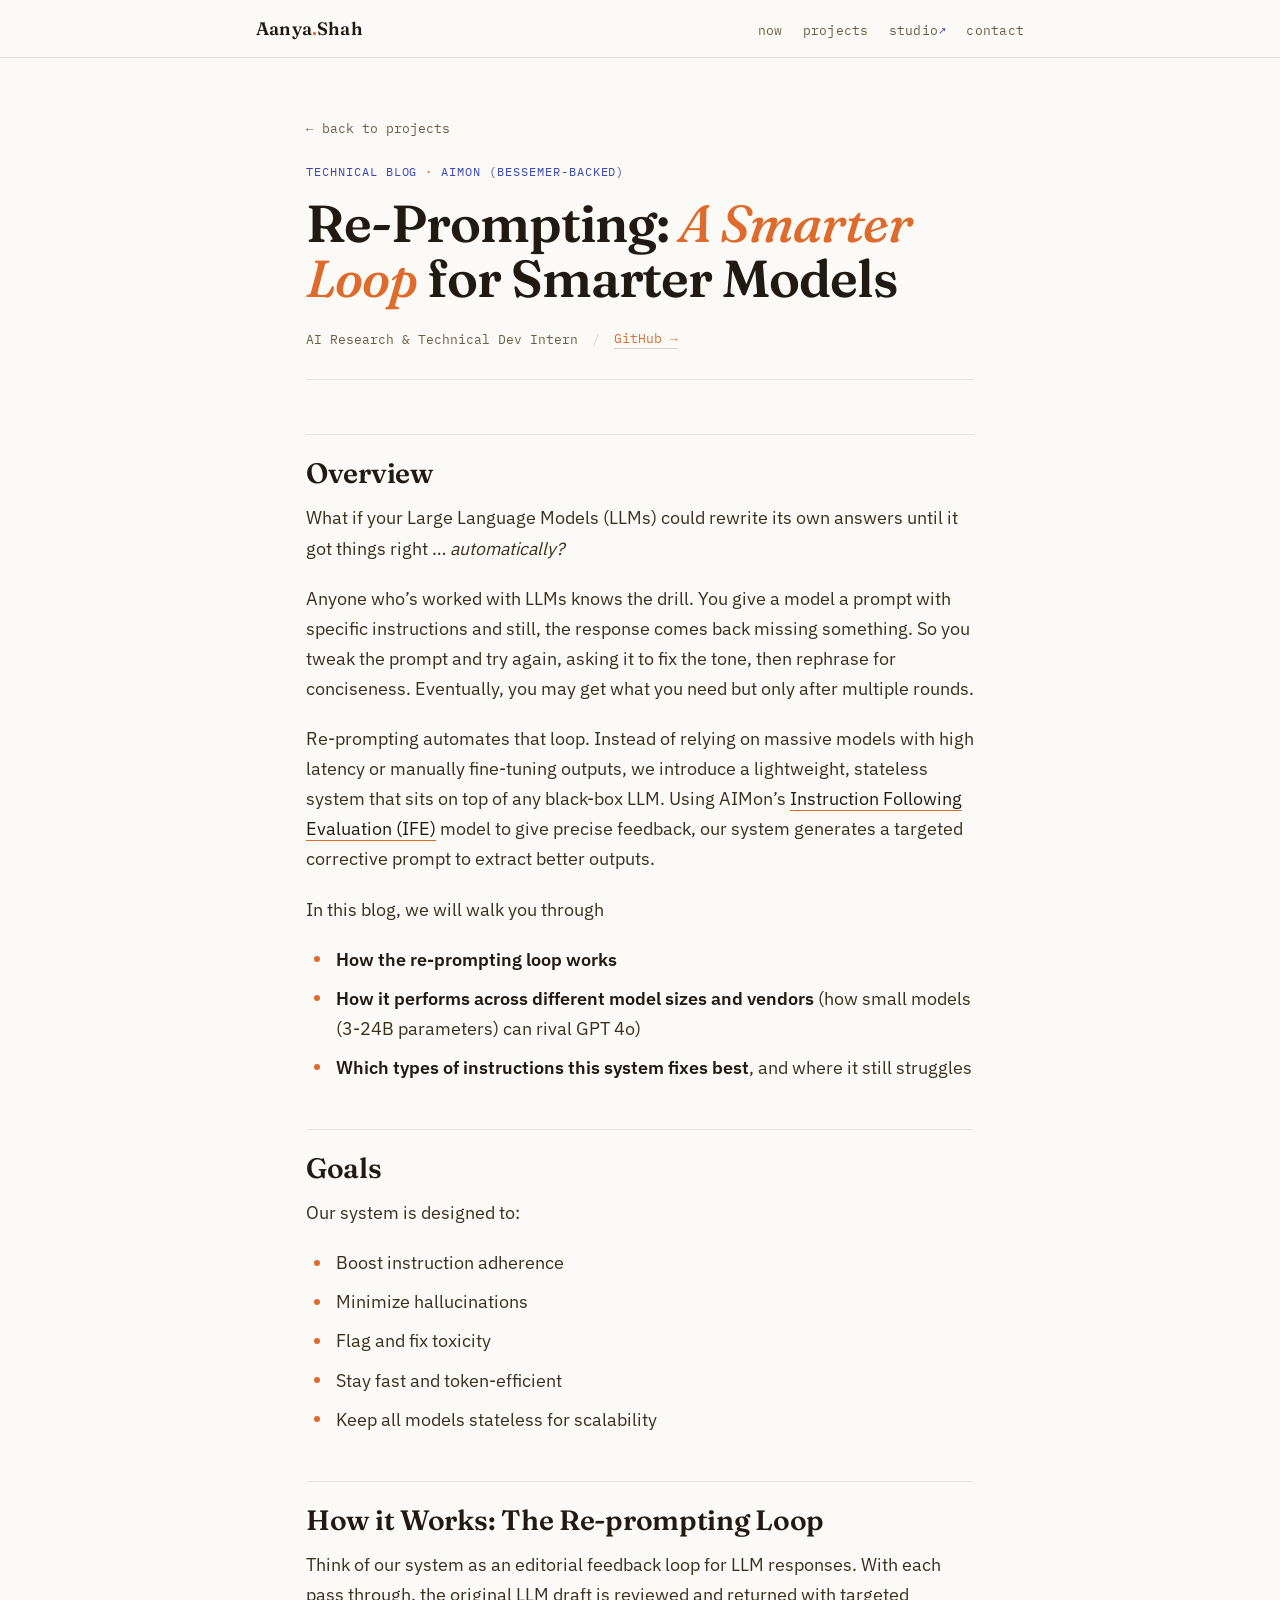
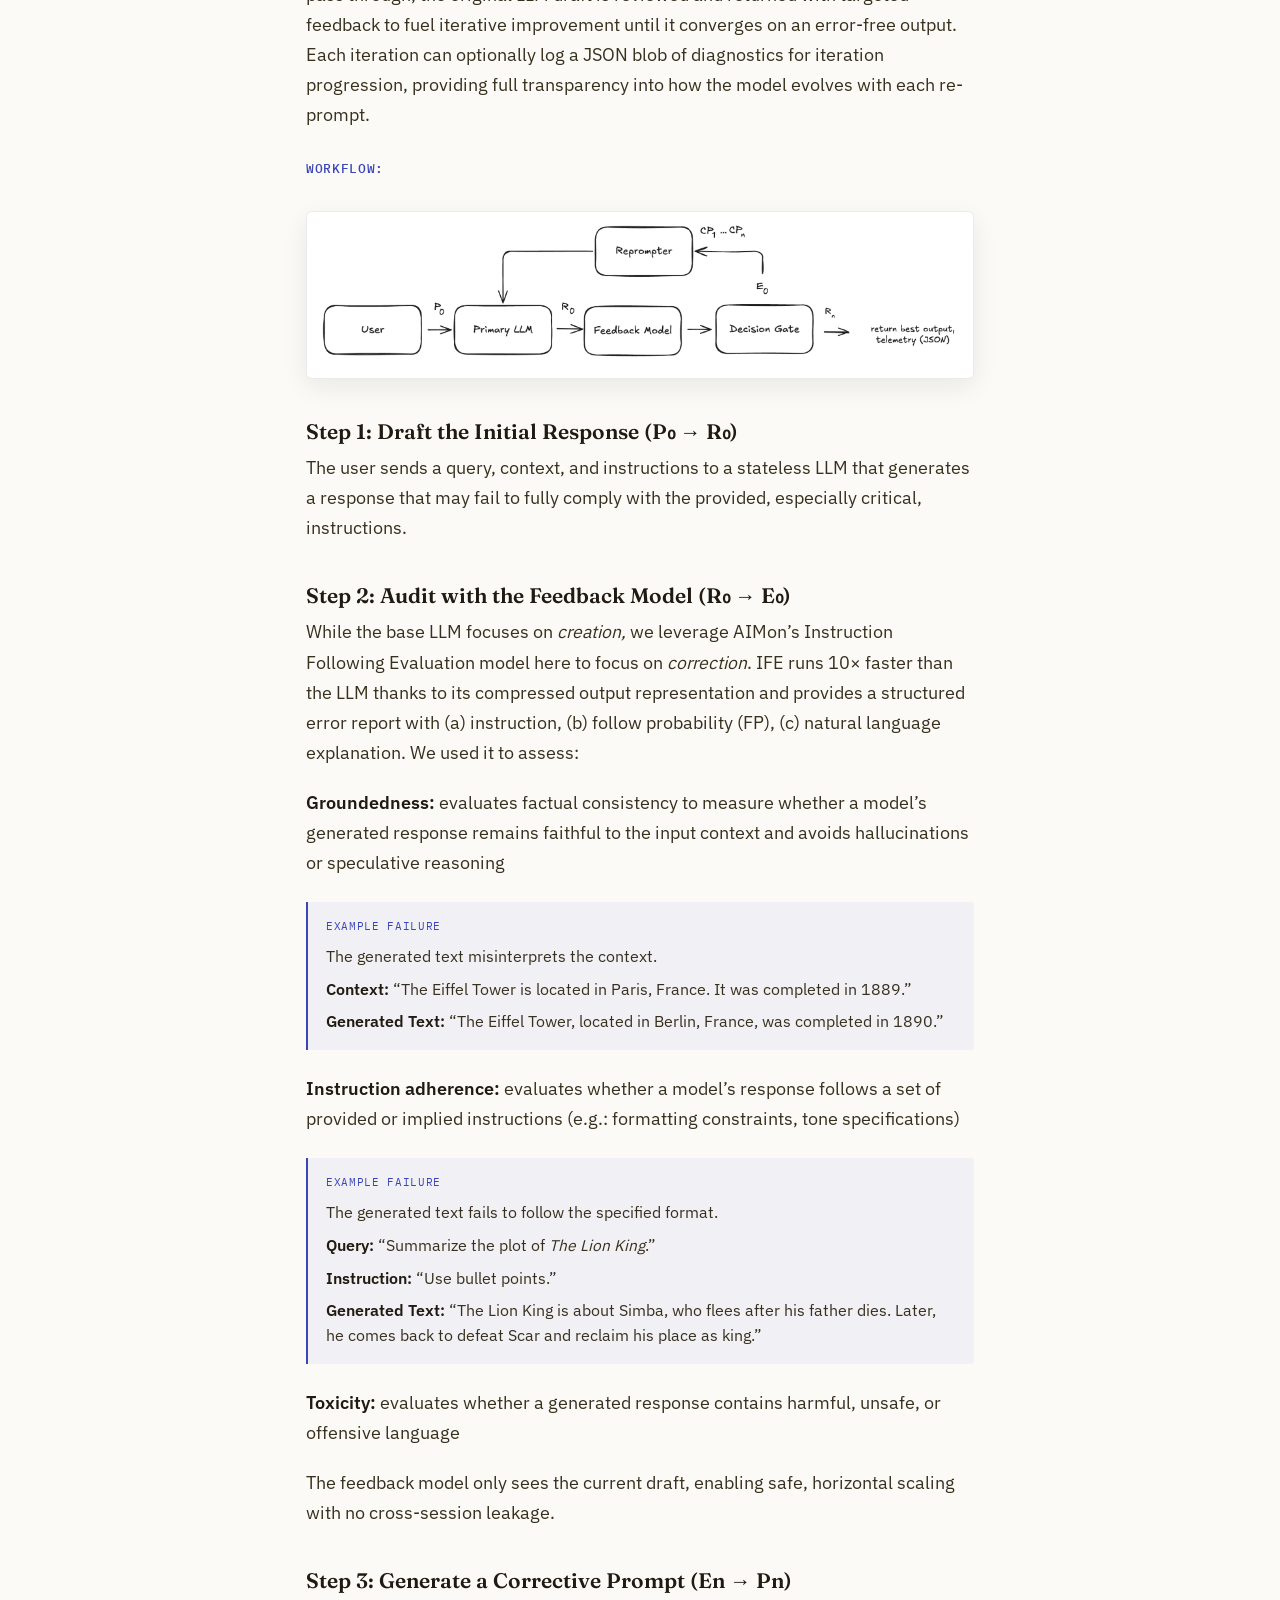
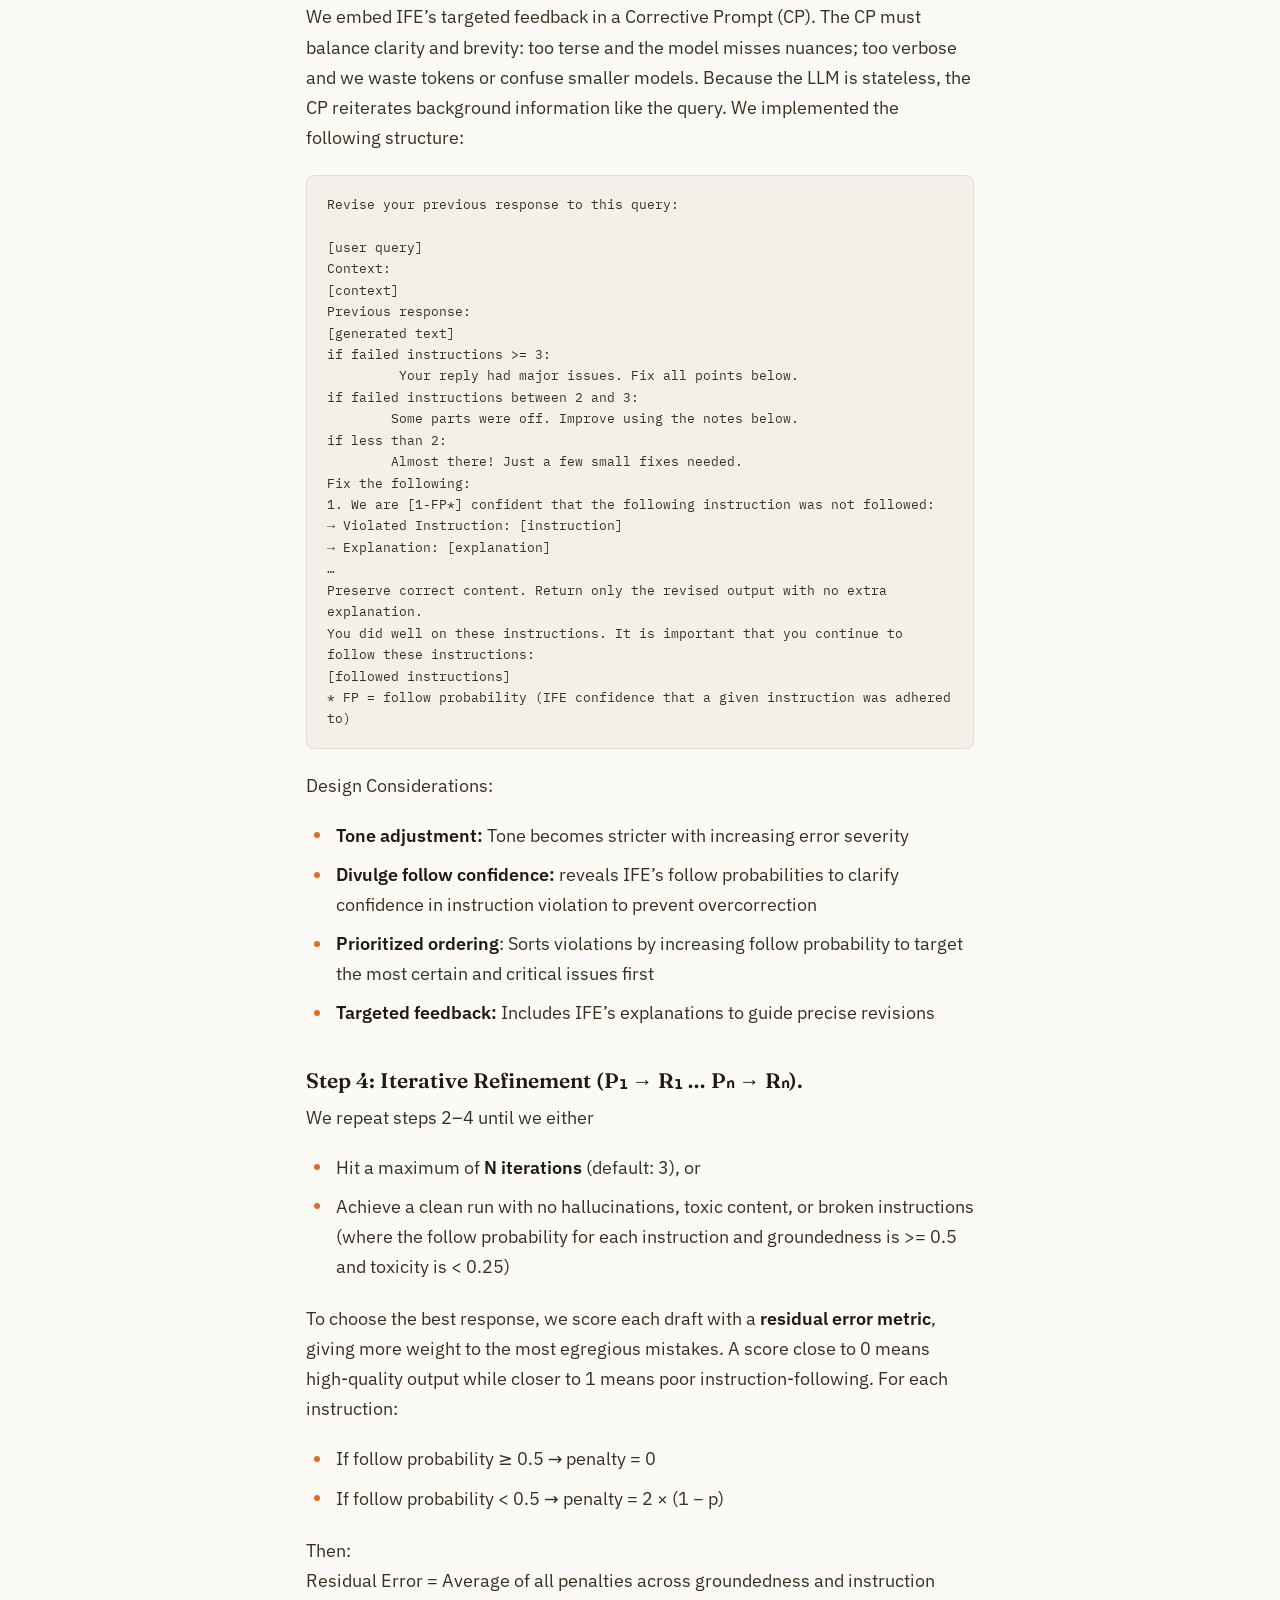
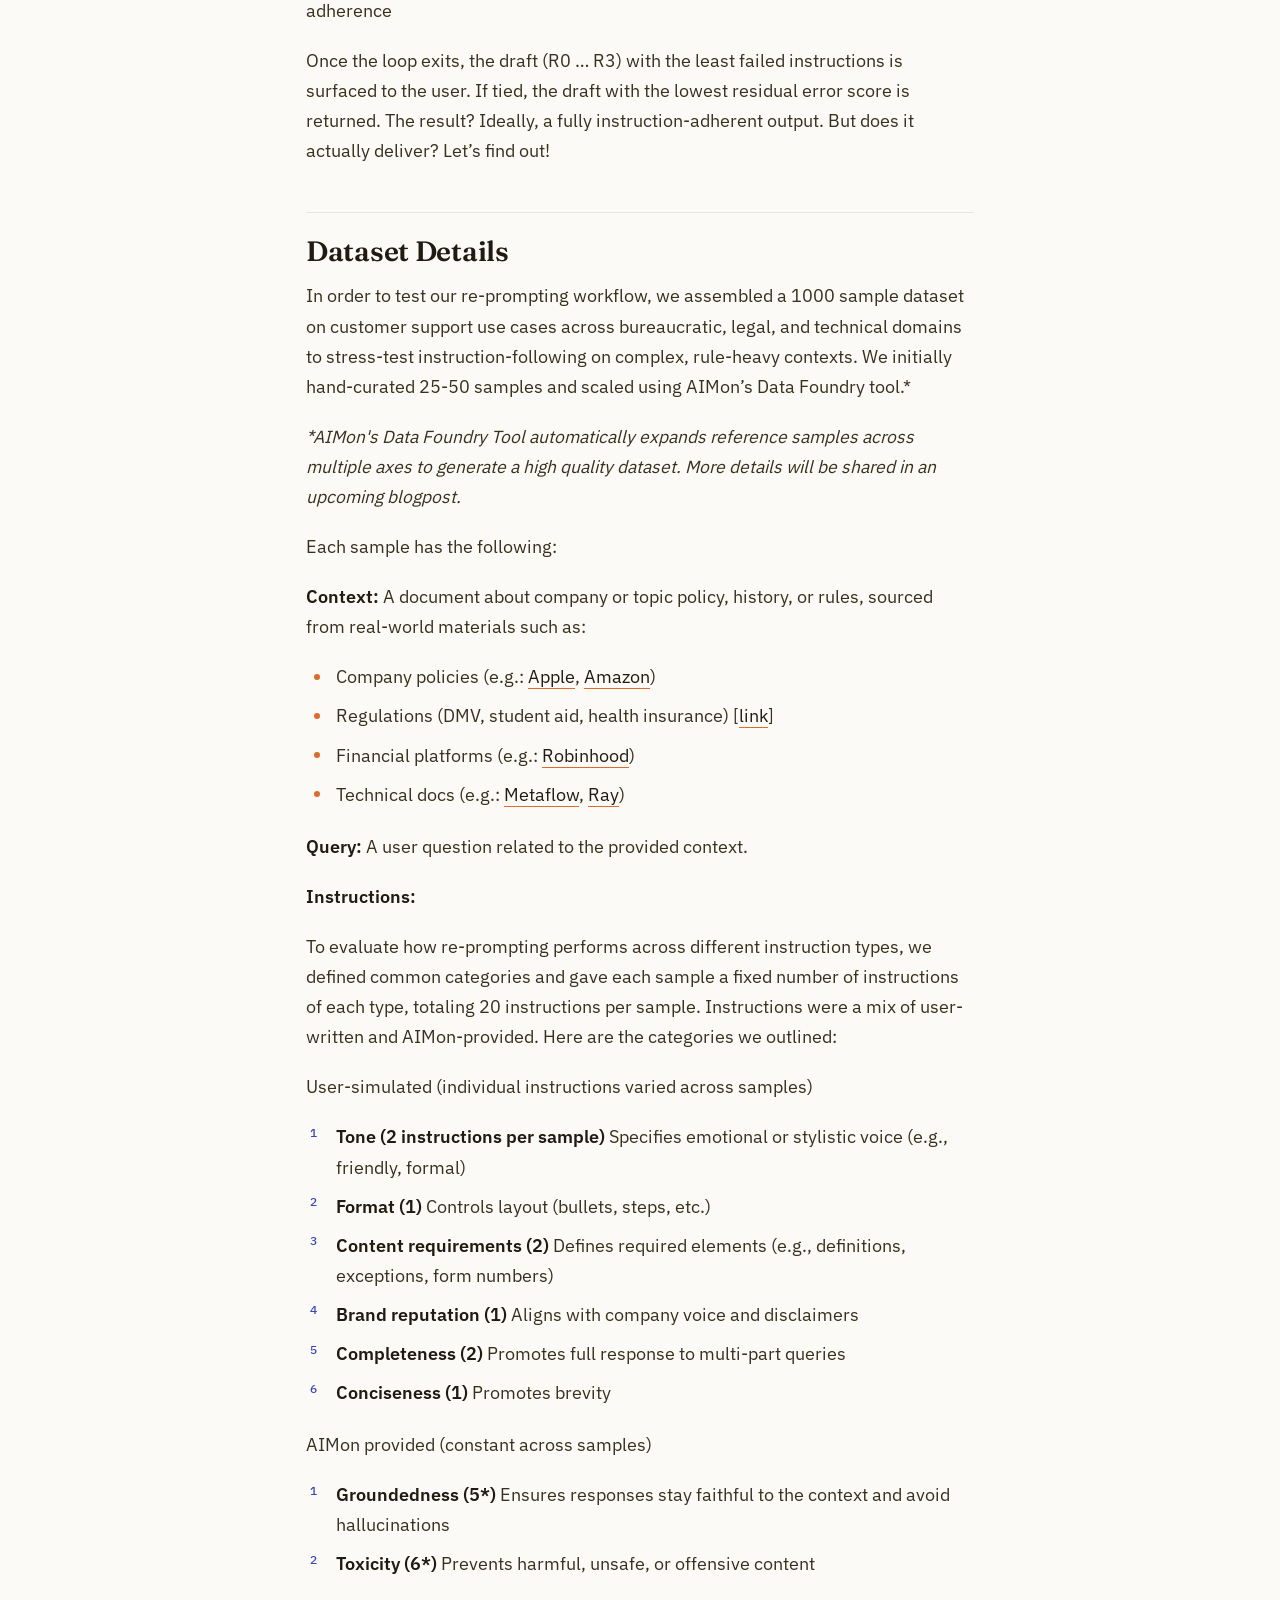
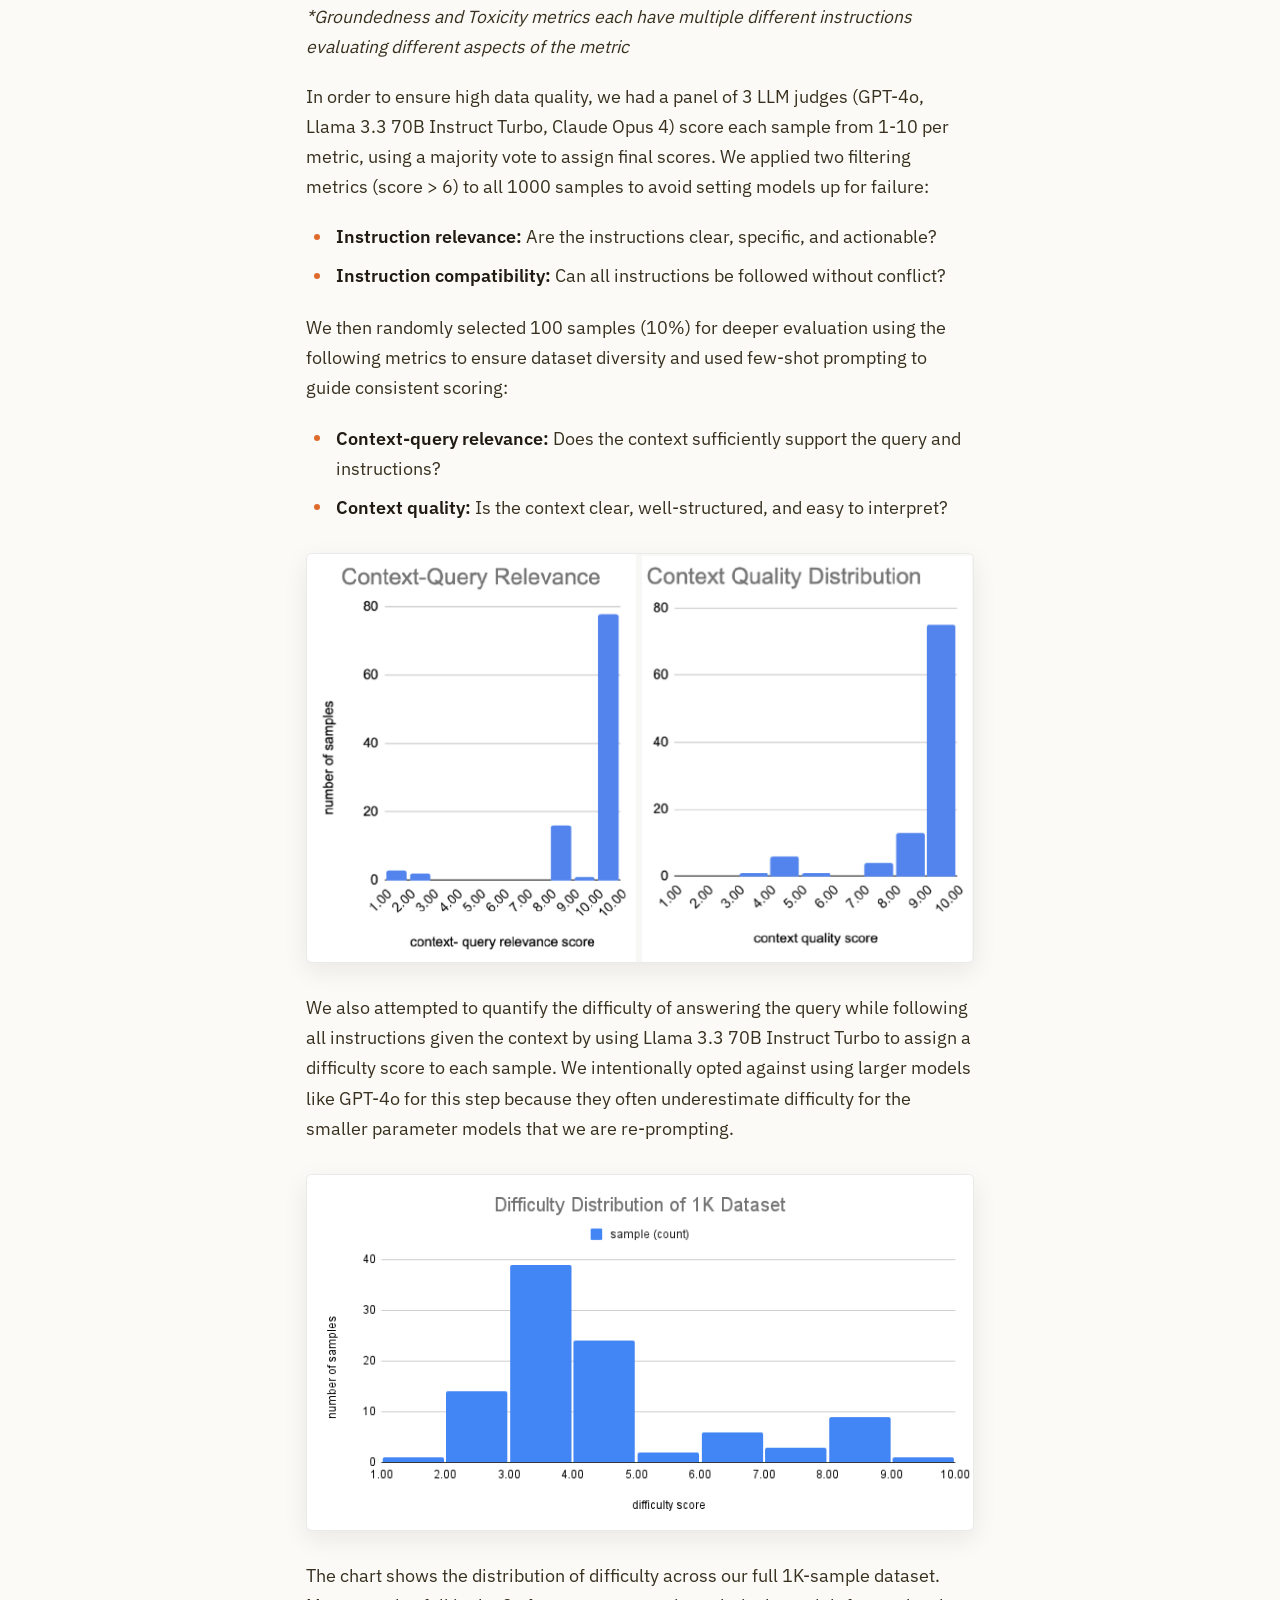
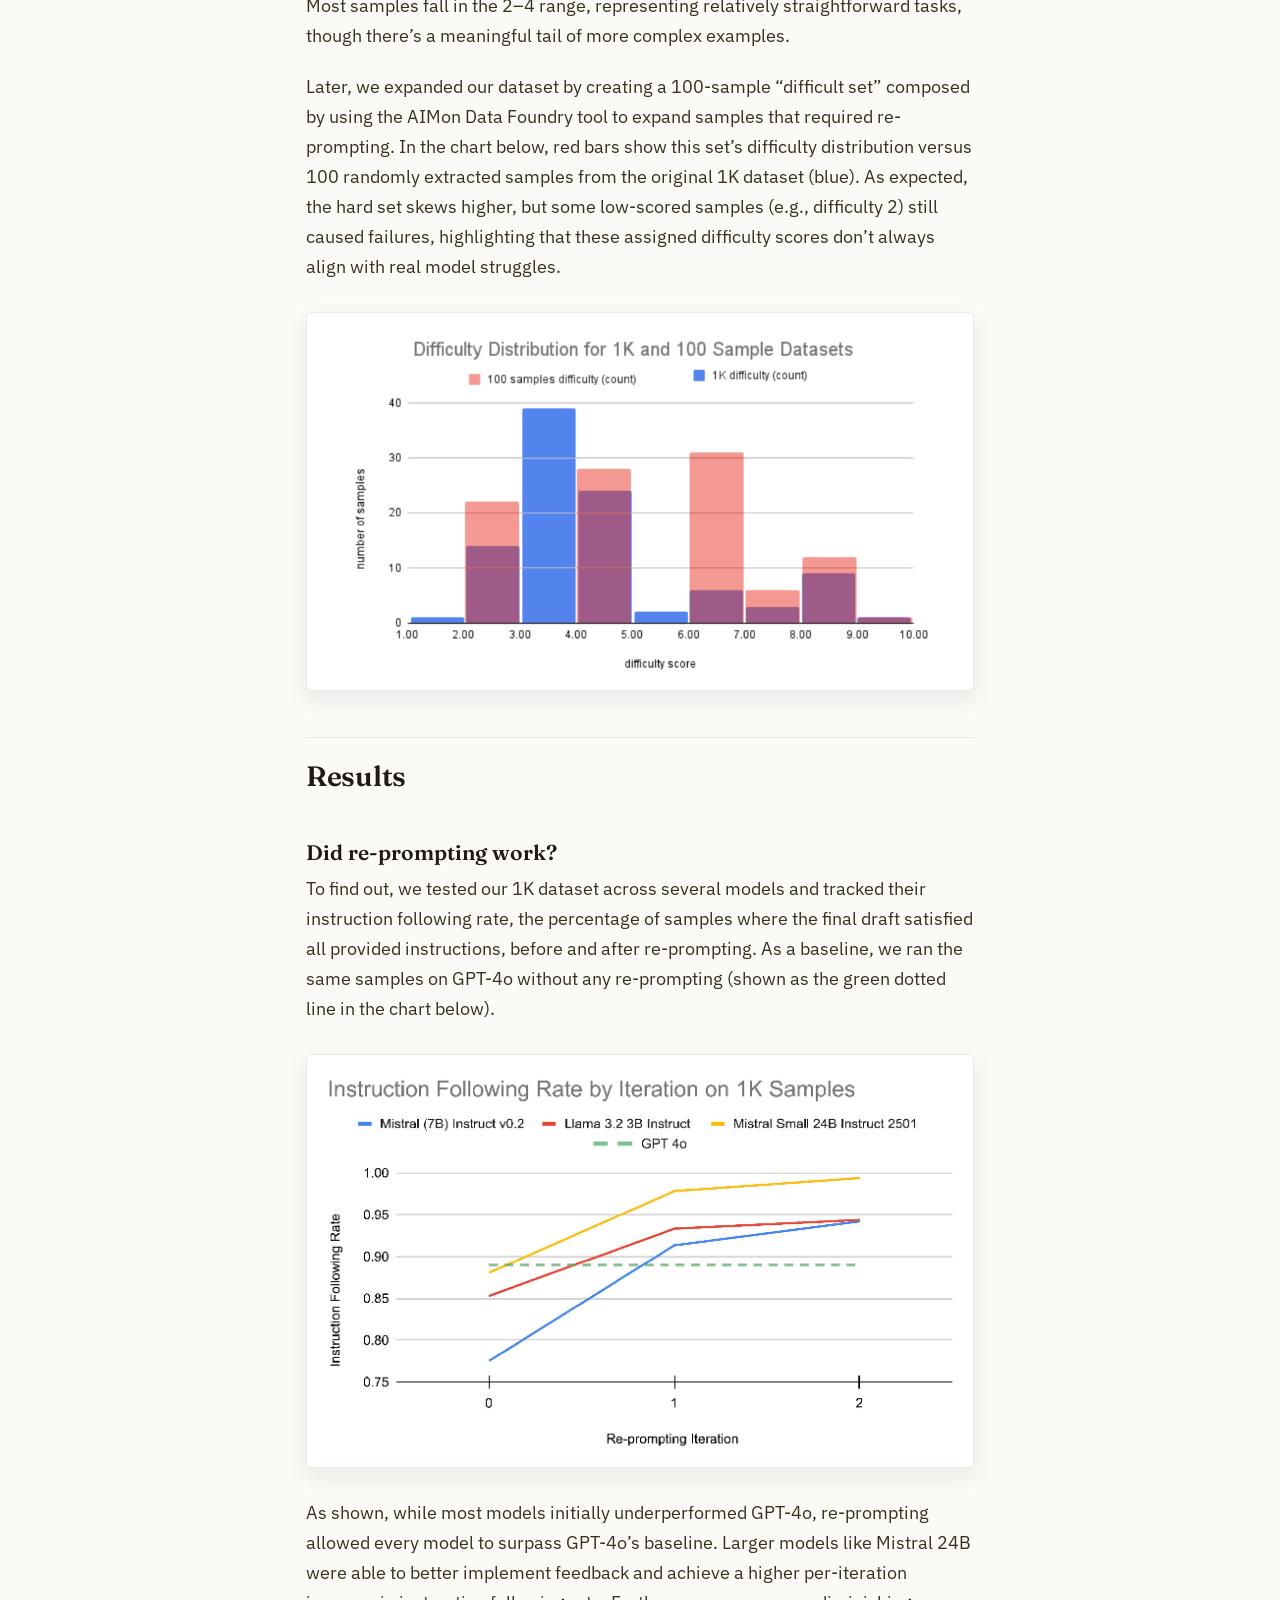
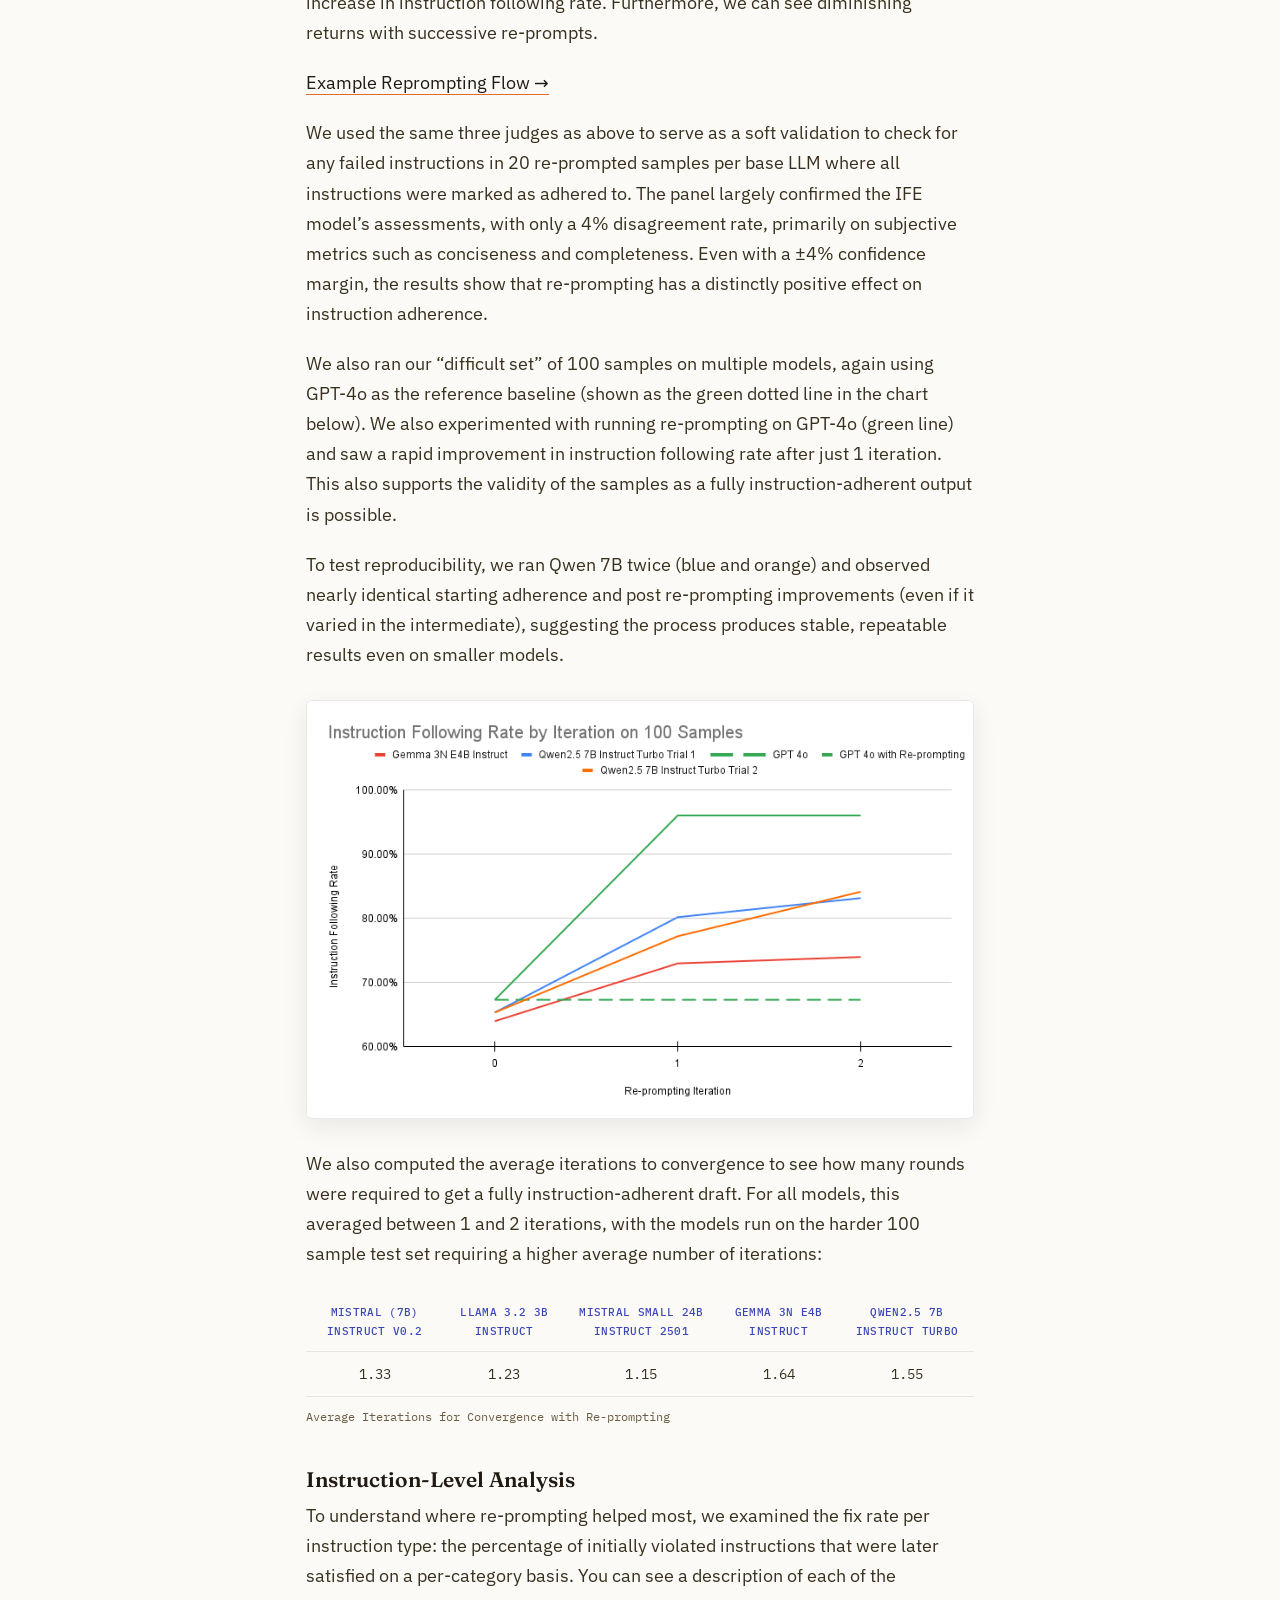
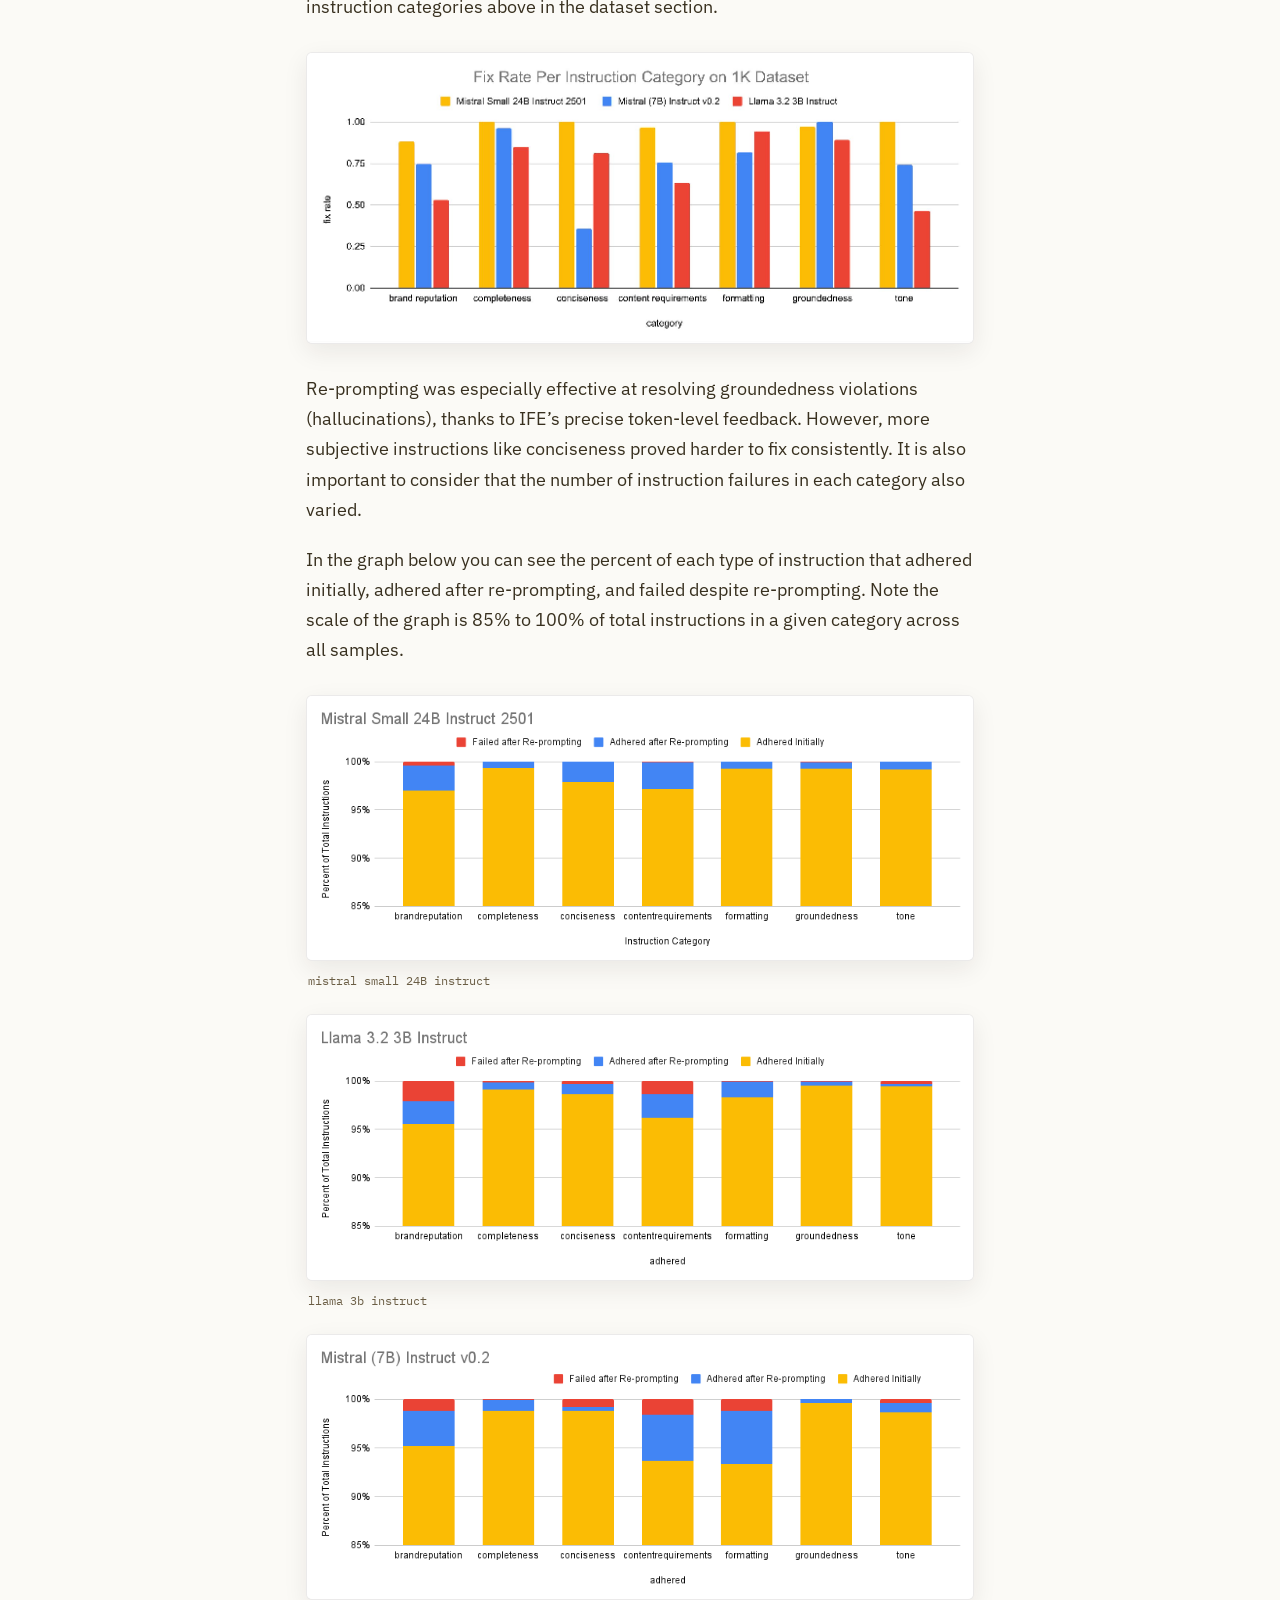
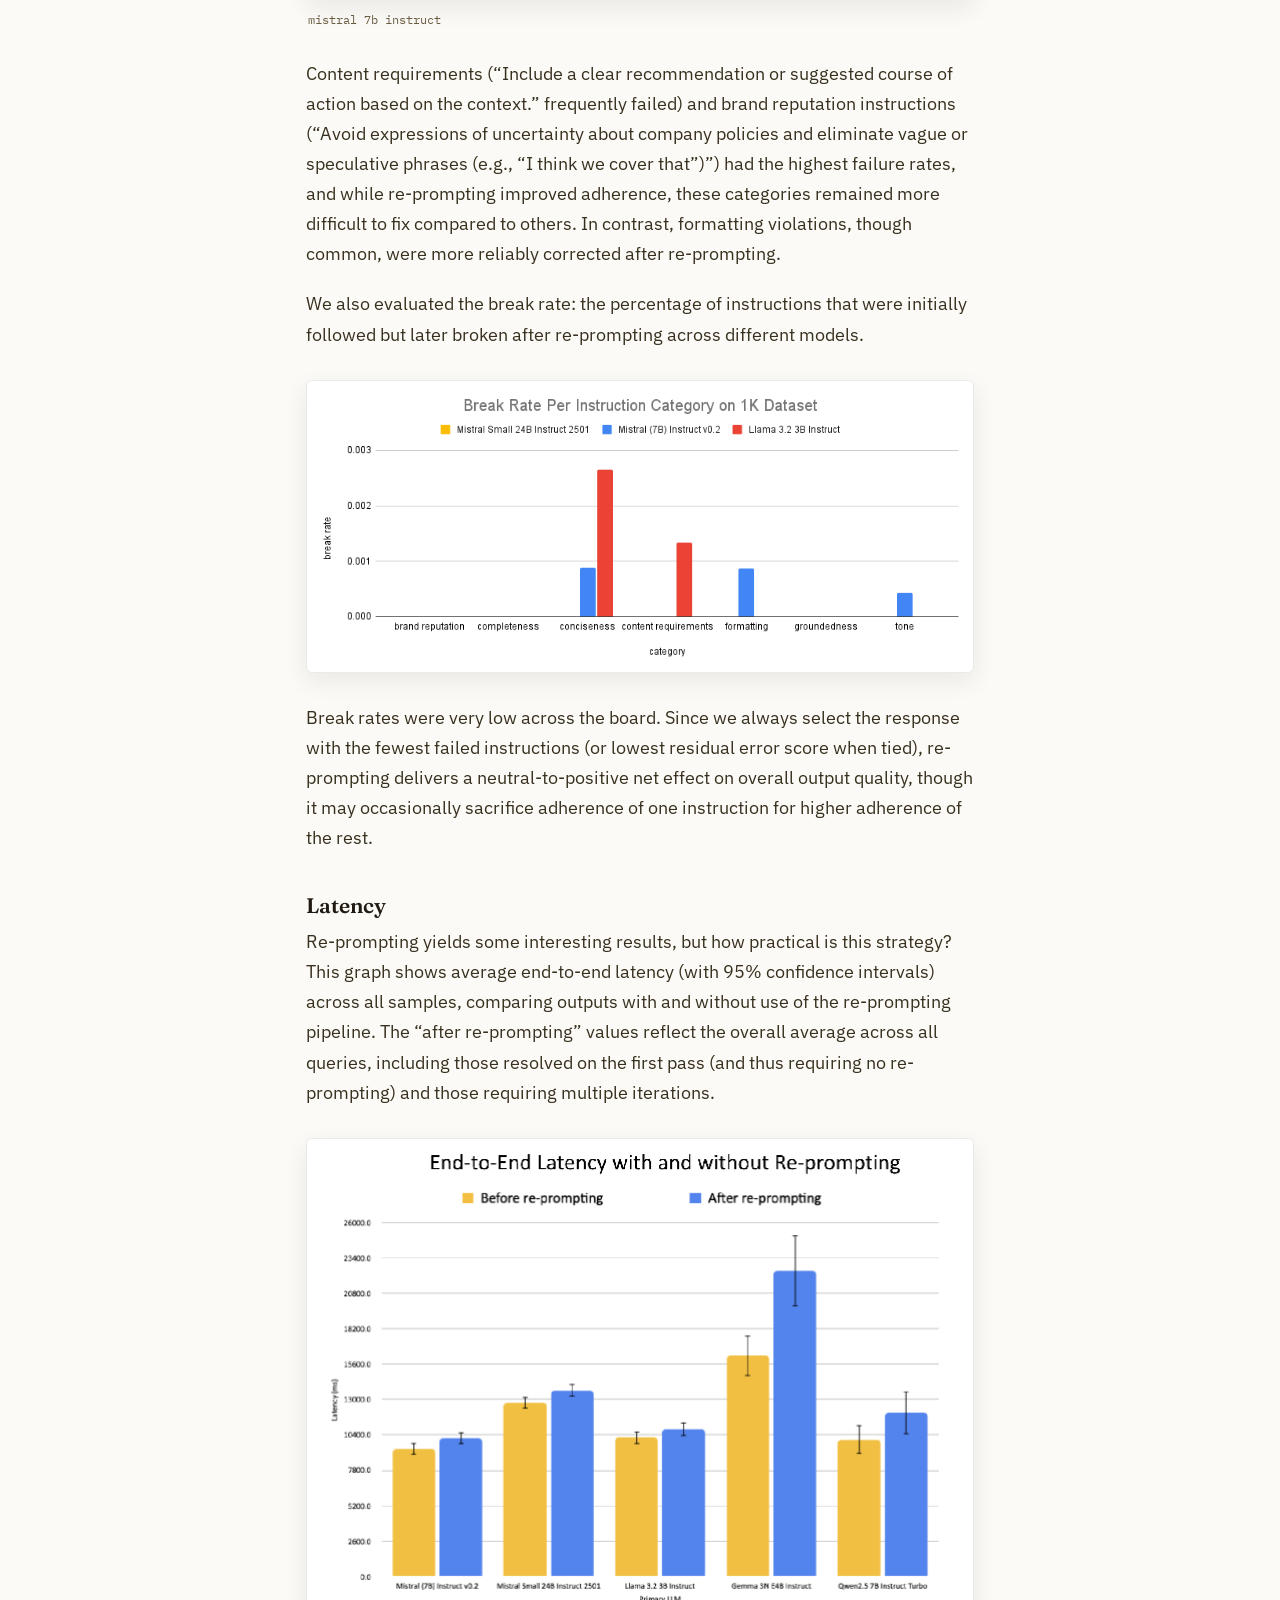
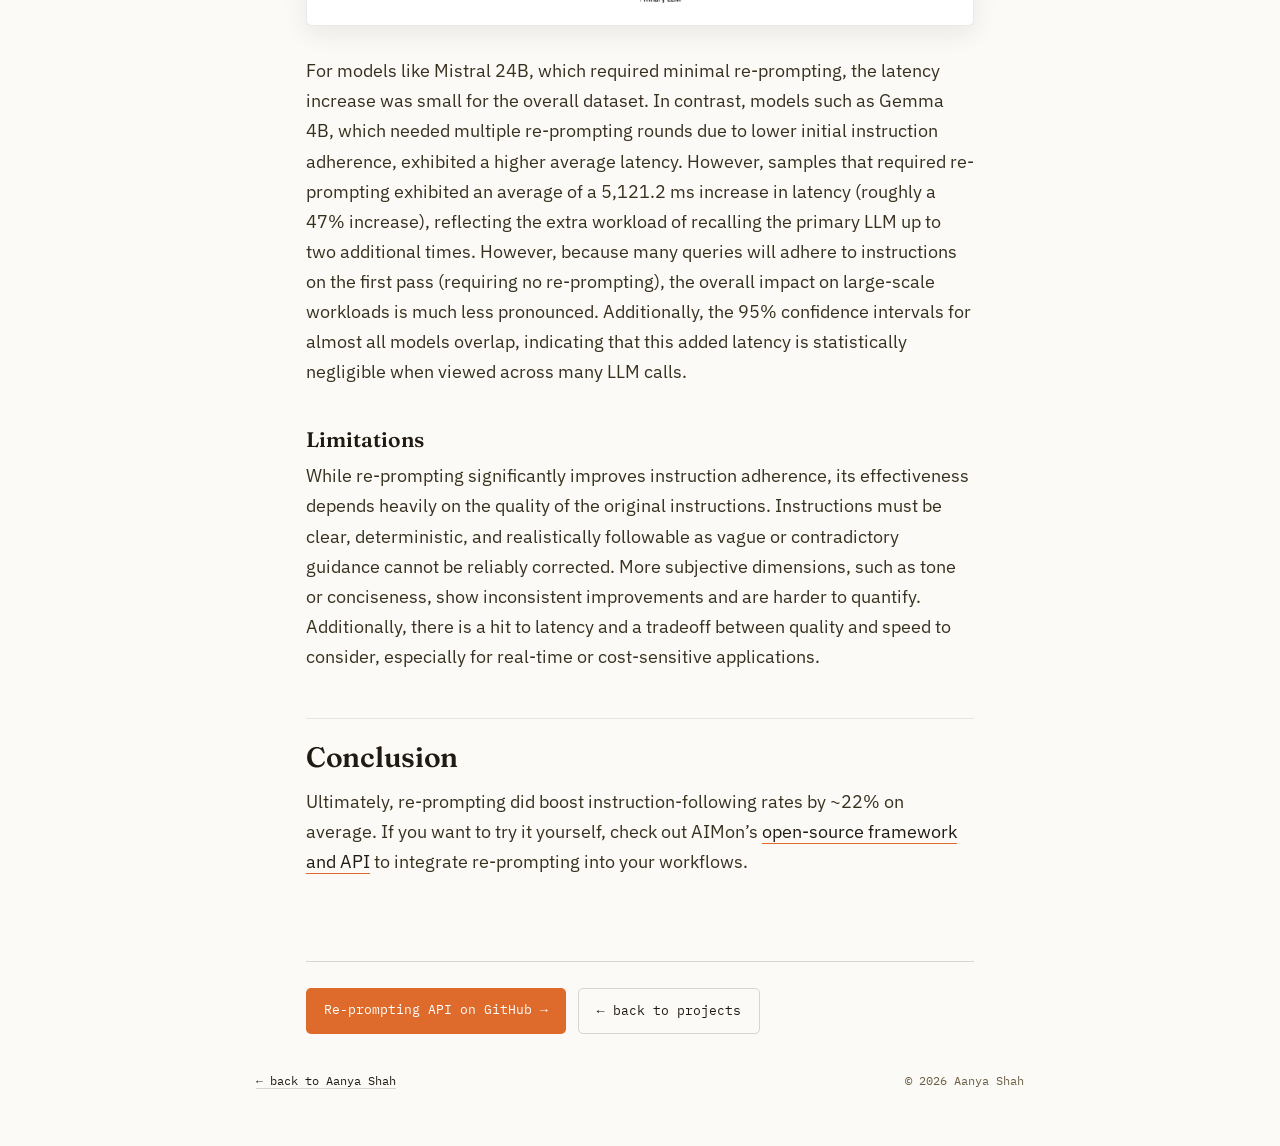
<file: re-prompting.html>
<!DOCTYPE html>
<html lang="en">
<head>
<meta charset="UTF-8" />
<meta name="viewport" content="width=device-width, initial-scale=1.0" />
<title>Re-Prompting: A Smarter Loop for Smarter Models — Aanya Shah</title>
<meta name="description" content="Re-Prompting: A Smarter Loop for Smarter Models — a technical blog on a lightweight, stateless re-prompting loop that sits on top of any black-box LLM. By Aanya Shah, from work at AIMon." />
<link rel="canonical" href="https://ashah-aanya.github.io/re-prompting.html" />

<!-- icons -->
<link rel="icon" type="image/svg+xml" href="favicon.svg" />
<link rel="icon" type="image/png" sizes="32x32" href="assets/favicon-32.png" />
<link rel="apple-touch-icon" href="assets/apple-touch-icon.png" />
<meta name="theme-color" content="#FBFAF6" />

<!-- open graph / social share -->
<meta property="og:type" content="article" />
<meta property="og:site_name" content="Aanya Shah" />
<meta property="og:url" content="https://ashah-aanya.github.io/re-prompting.html" />
<meta property="og:title" content="Re-Prompting: A Smarter Loop for Smarter Models" />
<meta property="og:description" content="A lightweight, stateless re-prompting loop that sits on top of any black-box LLM to improve instruction-following. A technical blog from my work at AIMon." />
<meta property="og:image" content="https://ashah-aanya.github.io/assets/og-blog.jpg" />
<meta property="og:image:width" content="1200" />
<meta property="og:image:height" content="630" />
<meta property="og:image:alt" content="Re-Prompting: A Smarter Loop for Smarter Models." />
<meta name="twitter:card" content="summary_large_image" />
<meta name="twitter:title" content="Re-Prompting: A Smarter Loop for Smarter Models" />
<meta name="twitter:description" content="A lightweight, stateless re-prompting loop that sits on top of any black-box LLM to improve instruction-following." />
<meta name="twitter:image" content="https://ashah-aanya.github.io/assets/og-blog.jpg" />

<link rel="stylesheet" href="css/styles.css" />
<link rel="stylesheet" href="css/blog.css" />
</head>
<body>

<nav class="top">
  <div class="wrap">
    <a class="mark" href="index.html">Aanya<b>.</b>Shah</a>
    <ul>
      <li><a href="index.html#currently">now</a></li>
      <li><a href="index.html#work">projects</a></li>
      <li><a href="art.html">studio<span class="ext">&#8599;</span></a></li>
      <li><a href="index.html#contact">contact</a></li>
    </ul>
  </div>
</nav>

<article class="post">

  <header class="post-head">
    <a class="back" href="index.html#work">&larr; back to projects</a>
    <p class="post-kicker">Technical blog <b>&middot;</b> AIMon (Bessemer-backed)</p>
    <h1>Re-Prompting: <em>A Smarter Loop</em> for Smarter Models</h1>
    <p class="post-meta">
      <span>AI Research &amp; Technical Dev Intern</span>
      <span class="sep">/</span>
      <a href="https://github.com/ashah-aanya/reprompting-pipeline">GitHub &rarr;</a>
    </p>
  </header>

  <div class="prose">

    <h2>Overview</h2>
    <p>What if your Large Language Models (LLMs) could rewrite its own answers until it got things right &hellip; <em>automatically?</em></p>
    <p>Anyone who&rsquo;s worked with LLMs knows the drill. You give a model a prompt with specific instructions and still, the response comes back missing something. So you tweak the prompt and try again, asking it to fix the tone, then rephrase for conciseness. Eventually, you may get what you need but only after multiple rounds.</p>
    <p>Re-prompting automates that loop. Instead of relying on massive models with high latency or manually fine-tuning outputs, we introduce a lightweight, stateless system that sits on top of any black-box LLM. Using AIMon&rsquo;s <a href="https://www.aimon.ai/announcements/ife-200ms-instruction-following-evaluation-for-agentic-reflection/">Instruction Following Evaluation (IFE)</a> model to give precise feedback, our system generates a targeted corrective prompt to extract better outputs.</p>
    <p>In this blog, we will walk you through</p>
    <ul>
      <li><strong>How the re-prompting loop works</strong></li>
      <li><strong>How it performs across different model sizes and vendors</strong> (how small models (3-24B parameters) can rival GPT 4o)</li>
      <li><strong>Which types of instructions this system fixes best</strong>, and where it still struggles</li>
    </ul>

    <h2>Goals</h2>
    <p>Our system is designed to:</p>
    <ul>
      <li>Boost instruction adherence</li>
      <li>Minimize hallucinations</li>
      <li>Flag and fix toxicity</li>
      <li>Stay fast and token-efficient</li>
      <li>Keep all models stateless for scalability</li>
    </ul>

    <h2>How it Works: The Re-prompting Loop</h2>
    <p>Think of our system as an editorial feedback loop for LLM responses. With each pass through, the original LLM draft is reviewed and returned with targeted feedback to fuel iterative improvement until it converges on an error-free output. Each iteration can optionally log a JSON blob of diagnostics for iteration progression, providing full transparency into how the model evolves with each re-prompt.</p>

    <h4>Workflow:</h4>
    <figure>
      <img src="assets/blog/img01.png" alt="Re-prompting workflow diagram: User to Primary LLM to Feedback Model to Decision Gate, with a Reprompter feeding corrective prompts back to the Primary LLM and returning the best output with JSON telemetry." width="2048" height="511" loading="lazy" decoding="async" />
    </figure>

    <h3>Step 1: Draft the Initial Response (P&#8320; &rarr; R&#8320;)</h3>
    <p>The user sends a query, context, and instructions to a stateless LLM that generates a response that may fail to fully comply with the provided, especially critical, instructions.</p>

    <h3>Step 2: Audit with the Feedback Model (R&#8320; &rarr; E&#8320;)</h3>
    <p>While the base LLM focuses on <em>creation,</em> we leverage AIMon&rsquo;s Instruction Following Evaluation model here to focus on <em>correction</em>. IFE runs 10&times; faster than the LLM thanks to its compressed output representation and provides a structured error report with (a) instruction, (b) follow probability (FP), (c) natural language explanation. We used it to assess:</p>

    <p><strong>Groundedness:</strong> evaluates factual consistency to measure whether a model&rsquo;s generated response remains faithful to the input context and avoids hallucinations or speculative reasoning</p>
    <div class="callout">
      <span class="clabel">Example Failure</span>
      <p>The generated text misinterprets the context.</p>
      <p><strong>Context:</strong> &ldquo;The Eiffel Tower is located in Paris, France. It was completed in 1889.&rdquo;</p>
      <p><strong>Generated Text:</strong> &ldquo;The Eiffel Tower, located in Berlin, France, was completed in 1890.&rdquo;</p>
    </div>

    <p><strong>Instruction adherence:</strong> evaluates whether a model&rsquo;s response follows a set of provided or implied instructions (e.g.: formatting constraints, tone specifications)</p>
    <div class="callout">
      <span class="clabel">Example Failure</span>
      <p>The generated text fails to follow the specified format.</p>
      <p><strong>Query:</strong> &ldquo;Summarize the plot of <em>The Lion King</em>.&rdquo;</p>
      <p><strong>Instruction:</strong> &ldquo;Use bullet points.&rdquo;</p>
      <p><strong>Generated Text:</strong> &ldquo;The Lion King is about Simba, who flees after his father dies. Later, he comes back to defeat Scar and reclaim his place as king.&rdquo;</p>
    </div>

    <p><strong>Toxicity:</strong> evaluates whether a generated response contains harmful, unsafe, or offensive language</p>
    <p>The feedback model only sees the current draft, enabling safe, horizontal scaling with no cross-session leakage.</p>

    <h3>Step 3: Generate a Corrective Prompt (En &rarr; Pn)</h3>
    <p>We embed IFE&rsquo;s targeted feedback in a Corrective Prompt (CP). The CP must balance clarity and brevity: too terse and the model misses nuances; too verbose and we waste tokens or confuse smaller models. Because the LLM is stateless, the CP reiterates background information like the query. We implemented the following structure:</p>
    <pre>Revise your previous response to this query:

[user query]
Context:
[context]
Previous response:
[generated text]
if failed instructions &gt;= 3:
         Your reply had major issues. Fix all points below.
if failed instructions between 2 and 3:
        Some parts were off. Improve using the notes below.
if less than 2:
        Almost there! Just a few small fixes needed.
Fix the following:
1. We are [1-FP*] confident that the following instruction was not followed:
&rarr; Violated Instruction: [instruction]
&rarr; Explanation: [explanation]
&hellip;
Preserve correct content. Return only the revised output with no extra explanation.
You did well on these instructions. It is important that you continue to follow these instructions:
[followed instructions]
* FP = follow probability (IFE confidence that a given instruction was adhered to)</pre>

    <p>Design Considerations:</p>
    <ul>
      <li><strong>Tone adjustment:</strong> Tone becomes stricter with increasing error severity</li>
      <li><strong>Divulge follow confidence:</strong> reveals IFE&rsquo;s follow probabilities to clarify confidence in instruction violation to prevent overcorrection</li>
      <li><strong>Prioritized ordering</strong>: Sorts violations by increasing follow probability to target the most certain and critical issues first</li>
      <li><strong>Targeted feedback:</strong> Includes IFE&rsquo;s explanations to guide precise revisions</li>
    </ul>

    <h3>Step 4: Iterative Refinement (P&#8321; &rarr; R&#8321; &hellip; P&#8345; &rarr; R&#8345;).</h3>
    <p>We repeat steps 2&ndash;4 until we either</p>
    <ul>
      <li>Hit a maximum of <strong>N iterations</strong> (default: 3), or</li>
      <li>Achieve a clean run with no hallucinations, toxic content, or broken instructions (where the follow probability for each instruction and groundedness is &gt;= 0.5 and toxicity is &lt; 0.25)</li>
    </ul>
    <p>To choose the best response, we score each draft with a <strong>residual error metric</strong>, giving more weight to the most egregious mistakes. A score close to 0 means high-quality output while closer to 1 means poor instruction-following. For each instruction:</p>
    <ul>
      <li>If follow probability &ge; 0.5 &rarr; penalty = 0</li>
      <li>If follow probability &lt; 0.5 &rarr; penalty = 2 &times; (1 &minus; p)</li>
    </ul>
    <p>Then:<br />Residual Error = Average of all penalties across groundedness and instruction adherence</p>
    <p>Once the loop exits, the draft (R0 &hellip; R3) with the least failed instructions is surfaced to the user. If tied, the draft with the lowest residual error score is returned. The result? Ideally, a fully instruction-adherent output. But does it actually deliver? Let&rsquo;s find out!</p>

    <h2>Dataset Details</h2>
    <p>In order to test our re-prompting workflow, we assembled a 1000 sample dataset on customer support use cases across bureaucratic, legal, and technical domains to stress-test instruction-following on complex, rule-heavy contexts. We initially hand-curated 25-50 samples and scaled using AIMon&rsquo;s Data Foundry tool.*</p>
    <p><em>*AIMon's Data Foundry Tool automatically expands reference samples across multiple axes to generate a high quality dataset. More details will be shared in an upcoming blogpost.</em></p>
    <p>Each sample has the following:</p>
    <p><strong>Context:</strong> A document about company or topic policy, history, or rules, sourced from real-world materials such as:</p>
    <ul>
      <li>Company policies (e.g.: <a href="https://www.apple.com/iphone/">Apple</a>, <a href="https://www.amazon.com/gp/help/customer/display.html?nodeId=G6LDPN7YJHYKH2J6">Amazon</a>)</li>
      <li>Regulations (DMV, student aid, health insurance) [<a href="https://huggingface.co/datasets/IBM/doc2dial">link</a>]</li>
      <li>Financial platforms (e.g.: <a href="https://cdn.robinhood.com/assets/robinhood/legal/RAM_Brochure_and_Brochure_Supplements.pdf">Robinhood</a>)</li>
      <li>Technical docs (e.g.: <a href="https://docs.metaflow.org/">Metaflow</a>, <a href="https://docs.ray.io/en/latest/ray-core/walkthrough.html">Ray</a>)</li>
    </ul>
    <p><strong>Query:</strong> A user question related to the provided context.</p>
    <p><strong>Instructions:</strong></p>
    <p>To evaluate how re-prompting performs across different instruction types, we defined common categories and gave each sample a fixed number of instructions of each type, totaling 20 instructions per sample. Instructions were a mix of user-written and AIMon-provided. Here are the categories we outlined:</p>
    <p>User-simulated (individual instructions varied across samples)</p>
    <ol>
      <li><strong>Tone (2 instructions per sample)</strong> Specifies emotional or stylistic voice (e.g., friendly, formal)</li>
      <li><strong>Format (1)</strong> Controls layout (bullets, steps, etc.)</li>
      <li><strong>Content requirements (2)</strong> Defines required elements (e.g., definitions, exceptions, form numbers)</li>
      <li><strong>Brand reputation (1)</strong> Aligns with company voice and disclaimers</li>
      <li><strong>Completeness (2)</strong> Promotes full response to multi-part queries</li>
      <li><strong>Conciseness (1)</strong> Promotes brevity</li>
    </ol>
    <p>AIMon provided (constant across samples)</p>
    <ol>
      <li><strong>Groundedness (5*)</strong> Ensures responses stay faithful to the context and avoid hallucinations</li>
      <li><strong>Toxicity (6*)</strong> Prevents harmful, unsafe, or offensive content</li>
    </ol>
    <p><em>*Groundedness and Toxicity metrics each have multiple different instructions evaluating different aspects of the metric</em></p>
    <p>In order to ensure high data quality, we had a panel of 3 LLM judges (GPT-4o, Llama 3.3 70B Instruct Turbo, Claude Opus 4) score each sample from 1-10 per metric, using a majority vote to assign final scores. We applied two filtering metrics (score &gt; 6) to all 1000 samples to avoid setting models up for failure:</p>
    <ul>
      <li><strong>Instruction relevance:</strong> Are the instructions clear, specific, and actionable?</li>
      <li><strong>Instruction compatibility:</strong> Can all instructions be followed without conflict?</li>
    </ul>
    <p>We then randomly selected 100 samples (10%) for deeper evaluation using the following metrics to ensure dataset diversity and used few-shot prompting to guide consistent scoring:</p>
    <ul>
      <li><strong>Context-query relevance:</strong> Does the context sufficiently support the query and instructions?</li>
      <li><strong>Context quality:</strong> Is the context clear, well-structured, and easy to interpret?</li>
    </ul>
    <figure>
      <img src="assets/blog/img02.png" alt="Distribution charts of context-query relevance and context quality." width="680" height="417" loading="lazy" decoding="async" />
    </figure>
    <p>We also attempted to quantify the difficulty of answering the query while following all instructions given the context by using Llama 3.3 70B Instruct Turbo to assign a difficulty score to each sample. We intentionally opted against using larger models like GPT-4o for this step because they often underestimate difficulty for the smaller parameter models that we are re-prompting.</p>
    <figure>
      <img src="assets/blog/img03.png" alt="Histogram of difficulty scores across the full 1K-sample dataset." width="695" height="371" loading="lazy" decoding="async" />
    </figure>
    <p>The chart shows the distribution of difficulty across our full 1K-sample dataset. Most samples fall in the 2&ndash;4 range, representing relatively straightforward tasks, though there&rsquo;s a meaningful tail of more complex examples.</p>
    <p>Later, we expanded our dataset by creating a 100-sample &ldquo;difficult set&rdquo; composed by using the AIMon Data Foundry tool to expand samples that required re-prompting. In the chart below, red bars show this set&rsquo;s difficulty distribution versus 100 randomly extracted samples from the original 1K dataset (blue). As expected, the hard set skews higher, but some low-scored samples (e.g., difficulty 2) still caused failures, highlighting that these assigned difficulty scores don&rsquo;t always align with real model struggles.</p>
    <figure>
      <img src="assets/blog/img04.png" alt="Overlaid difficulty histograms comparing the 100-sample difficult set and 100 random samples from the 1K dataset." width="1798" height="1016" loading="lazy" decoding="async" />
    </figure>

    <h2>Results</h2>

    <h3>Did re-prompting work?</h3>
    <p>To find out, we tested our 1K dataset across several models and tracked their instruction following rate, the percentage of samples where the final draft satisfied all provided instructions, before and after re-prompting. As a baseline, we ran the same samples on GPT-4o without any re-prompting (shown as the green dotted line in the chart below).</p>
    <figure>
      <img src="assets/blog/img05.png" alt="Line chart of instruction following rate by iteration on 1K samples." width="678" height="419" loading="lazy" decoding="async" />
    </figure>
    <p>As shown, while most models initially underperformed GPT-4o, re-prompting allowed every model to surpass GPT-4o&rsquo;s baseline. Larger models like Mistral 24B were able to better implement feedback and achieve a higher per-iteration increase in instruction following rate. Furthermore, we can see diminishing returns with successive re-prompts.</p>
    <p><a href="https://canva.link/25z15yxdf68dhvu">Example Reprompting Flow &rarr;</a></p>
    <p>We used the same three judges as above to serve as a soft validation to check for any failed instructions in 20 re-prompted samples per base LLM where all instructions were marked as adhered to. The panel largely confirmed the IFE model&rsquo;s assessments, with only a 4% disagreement rate, primarily on subjective metrics such as conciseness and completeness. Even with a &plusmn;4% confidence margin, the results show that re-prompting has a distinctly positive effect on instruction adherence.</p>
    <p>We also ran our &ldquo;difficult set&rdquo; of 100 samples on multiple models, again using GPT-4o as the reference baseline (shown as the green dotted line in the chart below). We also experimented with running re-prompting on GPT-4o (green line) and saw a rapid improvement in instruction following rate after just 1 iteration. This also supports the validity of the samples as a fully instruction-adherent output is possible.</p>
    <p>To test reproducibility, we ran Qwen 7B twice (blue and orange) and observed nearly identical starting adherence and post re-prompting improvements (even if it varied in the intermediate), suggesting the process produces stable, repeatable results even on smaller models.</p>
    <figure>
      <img src="assets/blog/img06.png" alt="Line chart of instruction following rate by iteration on 100 samples." width="768" height="481" loading="lazy" decoding="async" />
    </figure>
    <p>We also computed the average iterations to convergence to see how many rounds were required to get a fully instruction-adherent draft. For all models, this averaged between 1 and 2 iterations, with the models run on the harder 100 sample test set requiring a higher average number of iterations:</p>
    <div class="table-wrap">
      <table>
        <caption>Average Iterations for Convergence with Re-prompting</caption>
        <thead>
          <tr>
            <th>Mistral (7B) Instruct v0.2</th>
            <th>Llama 3.2 3B Instruct</th>
            <th>Mistral Small 24B Instruct 2501</th>
            <th>Gemma 3N E4B Instruct</th>
            <th>Qwen2.5 7B Instruct Turbo</th>
          </tr>
        </thead>
        <tbody>
          <tr><td>1.33</td><td>1.23</td><td>1.15</td><td>1.64</td><td>1.55</td></tr>
        </tbody>
      </table>
    </div>

    <h3>Instruction-Level Analysis</h3>
    <p>To understand where re-prompting helped most, we examined the fix rate per instruction type: the percentage of initially violated instructions that were later satisfied on a per-category basis. You can see a description of each of the instruction categories above in the dataset section.</p>
    <figure>
      <img src="assets/blog/img07.png" alt="Bar chart of fix rate per instruction category on the 1K dataset." width="685" height="299" loading="lazy" decoding="async" />
    </figure>
    <p>Re-prompting was especially effective at resolving groundedness violations (hallucinations), thanks to IFE&rsquo;s precise token-level feedback. However, more subjective instructions like conciseness proved harder to fix consistently. It is also important to consider that the number of instruction failures in each category also varied.</p>
    <p>In the graph below you can see the percent of each type of instruction that adhered initially, adhered after re-prompting, and failed despite re-prompting. Note the scale of the graph is 85% to 100% of total instructions in a given category across all samples.</p>
    <div class="fig-row">
      <figure><img src="assets/blog/img08.png" alt="Per-category adherence for Mistral Small 24B Instruct." width="853" height="338" loading="lazy" decoding="async" /><figcaption>mistral small 24B instruct</figcaption></figure>
      <figure><img src="assets/blog/img09.png" alt="Per-category adherence for Llama 3B Instruct." width="850" height="338" loading="lazy" decoding="async" /><figcaption>llama 3b instruct</figcaption></figure>
      <figure><img src="assets/blog/img10.png" alt="Per-category adherence for Mistral 7B Instruct." width="853" height="338" loading="lazy" decoding="async" /><figcaption>mistral 7b instruct</figcaption></figure>
    </div>
    <p>Content requirements (&ldquo;Include a clear recommendation or suggested course of action based on the context.&rdquo; frequently failed) and brand reputation instructions (&ldquo;Avoid expressions of uncertainty about company policies and eliminate vague or speculative phrases (e.g., &ldquo;I think we cover that&rdquo;)&rdquo;) had the highest failure rates, and while re-prompting improved adherence, these categories remained more difficult to fix compared to others. In contrast, formatting violations, though common, were more reliably corrected after re-prompting.</p>
    <p>We also evaluated the break rate: the percentage of instructions that were initially followed but later broken after re-prompting across different models.</p>
    <figure>
      <img src="assets/blog/img11.png" alt="Bar chart of break rate per instruction category across models." width="849" height="371" loading="lazy" decoding="async" />
    </figure>
    <p>Break rates were very low across the board. Since we always select the response with the fewest failed instructions (or lowest residual error score when tied), re-prompting delivers a neutral-to-positive net effect on overall output quality, though it may occasionally sacrifice adherence of one instruction for higher adherence of the rest.</p>

    <h3>Latency</h3>
    <p>Re-prompting yields some interesting results, but how practical is this strategy? This graph shows average end-to-end latency (with 95% confidence intervals) across all samples, comparing outputs with and without use of the re-prompting pipeline. The &ldquo;after re-prompting&rdquo; values reflect the overall average across all queries, including those resolved on the first pass (and thus requiring no re-prompting) and those requiring multiple iterations.</p>
    <figure>
      <img src="assets/blog/img12.png" alt="Grouped bar chart of end-to-end latency before and after re-prompting for five models, with 95% confidence interval error bars." width="664" height="485" loading="lazy" decoding="async" />
    </figure>
    <p>For models like Mistral 24B, which required minimal re-prompting, the latency increase was small for the overall dataset. In contrast, models such as Gemma 4B, which needed multiple re-prompting rounds due to lower initial instruction adherence, exhibited a higher average latency. However, samples that required re-prompting exhibited an average of a 5,121.2 ms increase in latency (roughly a 47% increase), reflecting the extra workload of recalling the primary LLM up to two additional times. However, because many queries will adhere to instructions on the first pass (requiring no re-prompting), the overall impact on large-scale workloads is much less pronounced. Additionally, the 95% confidence intervals for almost all models overlap, indicating that this added latency is statistically negligible when viewed across many LLM calls.</p>

    <h3>Limitations</h3>
    <p>While re-prompting significantly improves instruction adherence, its effectiveness depends heavily on the quality of the original instructions. Instructions must be clear, deterministic, and realistically followable as vague or contradictory guidance cannot be reliably corrected. More subjective dimensions, such as tone or conciseness, show inconsistent improvements and are harder to quantify. Additionally, there is a hit to latency and a tradeoff between quality and speed to consider, especially for real-time or cost-sensitive applications.</p>

    <h2>Conclusion</h2>
    <p>Ultimately, re-prompting did boost instruction-following rates by ~22% on average. If you want to try it yourself, check out AIMon&rsquo;s <a href="https://github.com/ashah-aanya/reprompting-pipeline">open-source framework and API</a> to integrate re-prompting into your workflows.</p>

  </div>

  <div class="post-cta">
    <div class="btns">
      <a class="btn" href="https://github.com/ashah-aanya/reprompting-pipeline">Re-prompting API on GitHub &rarr;</a>
      <a class="btn alt" href="index.html#work">&larr; back to projects</a>
    </div>
  </div>

</article>

<footer>
  <div class="wrap">
    <span class="fn"><a href="index.html">&larr; back to Aanya Shah</a></span>
    <span>&copy; <span id="yr"></span> Aanya Shah</span>
  </div>
</footer>

<script>
  (function(){ var y=document.getElementById('yr'); if(y) y.textContent=new Date().getFullYear(); })();
</script>
</body>
</html>
</file>
<file: css/styles.css>
/* =========================================================================
   Aanya Shah — personal site
   Design system, shared by index.html and art.html.

   The look: "raw primed canvas." A warm linen ground, warm near-black ink,
   and two accent voices — oxblood (studio) and indigo (machine). We keep the
   character but point it at a technical story: projects lead, art is a side room.
   Deliberately single-theme (a committed warm world), not a missing dark mode.
   ========================================================================= */

/* ---- self-hosted fonts (no CDN, so the type never silently falls back) ---- */
@font-face{font-family:"Fraunces";font-style:normal;font-weight:400;font-display:swap;
  src:url("../fonts/fraunces-400.woff2") format("woff2")}
@font-face{font-family:"Fraunces";font-style:normal;font-weight:500;font-display:swap;
  src:url("../fonts/fraunces-500.woff2") format("woff2")}
@font-face{font-family:"Fraunces";font-style:normal;font-weight:600;font-display:swap;
  src:url("../fonts/fraunces-600.woff2") format("woff2")}
@font-face{font-family:"Fraunces";font-style:italic;font-weight:400;font-display:swap;
  src:url("../fonts/fraunces-400-italic.woff2") format("woff2")}
@font-face{font-family:"Fraunces";font-style:italic;font-weight:500;font-display:swap;
  src:url("../fonts/fraunces-500-italic.woff2") format("woff2")}
@font-face{font-family:"IBM Plex Sans";font-style:normal;font-weight:400;font-display:swap;
  src:url("../fonts/plex-sans-400.woff2") format("woff2")}
@font-face{font-family:"IBM Plex Sans";font-style:normal;font-weight:500;font-display:swap;
  src:url("../fonts/plex-sans-500.woff2") format("woff2")}
@font-face{font-family:"IBM Plex Sans";font-style:normal;font-weight:600;font-display:swap;
  src:url("../fonts/plex-sans-600.woff2") format("woff2")}
@font-face{font-family:"IBM Plex Mono";font-style:normal;font-weight:400;font-display:swap;
  src:url("../fonts/plex-mono-400.woff2") format("woff2")}
@font-face{font-family:"IBM Plex Mono";font-style:normal;font-weight:500;font-display:swap;
  src:url("../fonts/plex-mono-500.woff2") format("woff2")}

/* ---- design tokens ---- */
:root{
  --linen:#FBFAF6;        /* near-white warm ground */
  --linen-2:#F3F0E9;      /* deeper panel */
  --ink:#201A12;          /* warm near-black */
  --ink-soft:#38301f;     /* body ink — good contrast */
  --muted:#6a5d44;        /* warm grey — labels/meta */
  --oxblood:#DE6B2C;      /* accent — burnt orange */
  --indigo:#3A46B8;       /* machine voice — richer indigo */
  --line:rgba(34,29,22,.16);
  --line-2:rgba(34,29,22,.09);
  --panel:rgba(252,250,245,.22); /* warm near-white, very light so the linen reads through */
  --panel-hi:rgba(252,250,245,.42);
  --maxw:820px;

  --serif:"Fraunces",Georgia,"Times New Roman",serif;
  --sans:"IBM Plex Sans",system-ui,-apple-system,sans-serif;
  --mono:"IBM Plex Mono",ui-monospace,"SF Mono",Menlo,monospace;
}

*{box-sizing:border-box}
html{scroll-behavior:smooth}
@media (prefers-reduced-motion:reduce){html{scroll-behavior:auto}}

body{
  margin:0; background:var(--linen); color:var(--ink);
  font-family:var(--sans); font-size:17px; line-height:1.62;
  -webkit-font-smoothing:antialiased; text-rendering:optimizeLegibility;
}

a{color:var(--ink); text-decoration:none; border-bottom:1px solid var(--line);
  transition:color .15s ease,border-color .15s ease}
a:hover{color:var(--oxblood); border-color:var(--oxblood)}
a:focus-visible{outline:2px solid var(--indigo); outline-offset:3px; border-radius:2px}

.wrap{max-width:var(--maxw); margin:0 auto; padding:0 26px}
.mono{font-family:var(--mono)}

/* ---- top nav ---- */
nav.top{position:sticky; top:0; z-index:30; background:rgba(251,250,246,.85);
  backdrop-filter:blur(7px); -webkit-backdrop-filter:blur(7px);
  border-bottom:1px solid var(--line-2)}
nav.top .wrap{display:flex; align-items:baseline; justify-content:space-between;
  padding:14px 26px; gap:18px}
nav.top .mark{font-family:var(--serif); font-weight:600; font-size:18px; letter-spacing:.01em;
  border:none; color:var(--ink)}
nav.top .mark b{color:var(--oxblood); font-weight:600}
nav.top ul{list-style:none; display:flex; gap:20px; margin:0; padding:0;
  font-family:var(--mono); font-size:12.5px; letter-spacing:.02em}
nav.top ul a{border:none; color:var(--muted)}
nav.top ul a:hover{color:var(--oxblood)}
nav.top ul a.here{color:var(--ink)}
nav.top ul a .ext{color:var(--indigo); font-size:10px; vertical-align:1px}
@media (max-width:600px){nav.top ul{gap:15px; font-size:11.5px}}

/* ---- hero ---- */
header.hero{position:relative; overflow:hidden; border-bottom:1px solid var(--line)}
#field{position:absolute; inset:0; width:100%; height:100%; display:block}
.hero .wrap{position:relative; z-index:2; padding-top:74px; padding-bottom:50px}
.eyebrow{font-family:var(--mono); font-size:12.5px; letter-spacing:.06em;
  text-transform:uppercase; color:var(--muted); margin:0 0 16px}
.eyebrow .dot{color:var(--oxblood)}
h1.name{font-family:var(--serif); font-weight:500; font-optical-sizing:auto;
  font-size:clamp(46px,9vw,84px); line-height:.98; letter-spacing:-.015em; margin:0;
  text-wrap:balance}
h1.name em{font-style:italic; color:var(--oxblood); font-weight:500}
.tag{font-family:var(--serif); font-size:clamp(19px,3.3vw,25px); font-weight:400;
  font-style:italic; color:var(--ink); margin:18px 0 0; max-width:34ch; line-height:1.34}
.intro{margin:22px 0 0; max-width:56ch; color:var(--ink-soft)}
.intro a{border-bottom:1px solid var(--oxblood)}
.signature-note{margin:30px 0 0; font-family:var(--mono); font-size:12px; color:var(--muted);
  letter-spacing:.01em; max-width:52ch; line-height:1.55; padding-left:14px;
  border-left:2px solid var(--indigo)}
.signature-note em{font-style:italic}
.social{margin:26px 0 0; display:flex; gap:20px; flex-wrap:wrap;
  font-family:var(--mono); font-size:13px}
.social a{border:none; color:var(--ink)}
.social a span{color:var(--muted)}
.social a:hover{color:var(--oxblood)}

/* ---- now strip ---- */
.now{border-bottom:1px solid var(--line); background:var(--linen-2)}
.now .wrap{display:flex; gap:22px; flex-wrap:wrap; padding-top:16px; padding-bottom:16px;
  font-size:14.5px}
.now .lab{font-family:var(--mono); font-size:11.5px; letter-spacing:.06em;
  text-transform:uppercase; color:var(--oxblood); align-self:center}
.now .item{color:var(--ink-soft)}
.now .item b{font-weight:600}

/* ---- generic section ---- */
section{padding:60px 0; border-bottom:1px solid var(--line)}
.sec-head{display:flex; align-items:baseline; gap:14px; margin:0 0 10px}
.sec-kicker{font-family:var(--mono); font-size:12px; letter-spacing:.06em;
  text-transform:uppercase; color:var(--indigo)}
.sec-title{font-family:var(--serif); font-weight:500; font-size:30px; letter-spacing:-.01em; margin:0}
.sec-sub{font-size:14.5px; color:var(--muted); margin:0 0 30px; max-width:62ch}

/* ---- Currently: momentum & curiosity, right under the hero ---- */
.cur{display:flex; flex-direction:column; gap:13px}
.cur .cg{display:flex; gap:16px; align-items:baseline; flex-wrap:wrap}
.cur .cl{font-family:var(--mono); font-size:11px; letter-spacing:.05em; text-transform:uppercase;
  color:var(--oxblood); font-weight:500; flex:0 0 116px}
.cur .cg p{margin:0; color:var(--ink-soft); font-size:15.5px}
@media (max-width:520px){.cur .cl{flex-basis:100%}}

/* ---- Featured projects: a bulletin board of six taped cards ----
   A fixed 3x2 grid (2 columns on tablets, 1 on phones), no scrolling. Cards in
   a row share a height, and every card repeats the same skeleton: a top line
   (date + logo), title, role, bullets, and a foot (tags or links) pinned to the
   bottom. Variety comes from what each card is made of:
     .pin            taped card
     .pin.roster     index card listing several roles (Fall 2026 at Illinois)
     .pin.polaroid   photo print with the description on its white margin
     .pin.pass       event pass on a lanyard */
#work{padding-top:0; padding-bottom:0}
.board{margin-top:0; border-top:1px solid var(--line-2);
  background-color:#F2EEE6;
  background-image:
    radial-gradient(circle at center, rgba(34,29,22,.10) 0 1.6px, transparent 2px),
    radial-gradient(circle at center, transparent 0 3.6px, rgba(34,29,22,.07) 3.8px 4.6px, transparent 4.9px);
  background-size:14px 14px, 14px 14px}
/* two rows that each fill the board: widths are fractions of the row after gaps.
   Top row 9.6/24 + 7.2/24 + 7.2/24 (the roster is wider), bottom row thirds. */
.pins{--g:24px; list-style:none; max-width:1240px; margin:0 auto; padding:84px 30px 56px;
  display:flex; flex-wrap:wrap; gap:46px var(--g); align-items:stretch}
.pins > .pin{width:calc((100% - 2 * var(--g)) / 3)}
.pins > .pin.w-roster{width:calc((100% - 2 * var(--g)) * 9.6 / 24)}
.pins > .pin.w-side{width:calc((100% - 2 * var(--g)) * 7.2 / 24)}
@media (max-width:1100px){
  .pins > .pin, .pins > .pin.w-side{width:calc((100% - var(--g)) / 2)}
  .pins > .pin.w-roster{width:100%}
}
@media (max-width:640px){
  .pins{gap:40px; padding-inline:22px}
  .pins > .pin, .pins > .pin.w-side, .pins > .pin.w-roster{width:100%}
}

.pin{position:relative; display:flex; flex-direction:column; min-width:0;
  background:#FFFDF8; padding:20px 22px 20px; transform:rotate(var(--tilt,0deg));
  box-shadow:0 1px 1px rgba(34,29,22,.08), 0 14px 26px -18px rgba(34,29,22,.55)}
.pin:nth-child(1){--tilt:-.8deg}
.pin:nth-child(2){--tilt:.6deg}
.pin:nth-child(3){--tilt:-.4deg}
.pin:nth-child(4){--tilt:.7deg}
.pin:nth-child(5){--tilt:-.6deg}
.pin:nth-child(6){--tilt:.5deg}
.pin .foot{margin-top:auto; padding-top:14px}
/* masking tape */
.pin::before{content:""; position:absolute; top:-12px; left:50%; width:88px; height:23px; margin-left:-44px;
  background:rgba(226,210,172,.82); transform:rotate(-2.5deg); z-index:2;
  clip-path:polygon(2% 8%, 98% 0, 100% 50%, 97% 100%, 1% 92%, 0 50%)}
.pin:nth-child(even)::before{left:auto; right:30px; margin-left:0; transform:rotate(3deg)}
@media (max-width:640px){.pin{--tilt:0deg !important}}

/* shared text parts */
.pin .top{display:flex; justify-content:space-between; align-items:center; gap:12px; margin:0 0 12px}
.pin .when{font-family:var(--mono); font-size:11px; letter-spacing:.04em; text-transform:uppercase; color:var(--muted)}
.logo-chip, .logo-text{flex:none; height:30px; display:inline-flex; align-items:center;
  padding:0 8px; border:1px solid var(--line-2); border-radius:5px; background:#fff}
.logo-chip img{display:block; height:18px; width:auto; max-width:96px}
.logo-chip.icon img{height:24px}
.logo-chip.dark{background:var(--ink); border-color:var(--ink)}
.logo-text{font-family:var(--mono); font-size:11px; font-weight:500; letter-spacing:.06em;
  text-transform:uppercase; color:var(--ink); white-space:nowrap}
.pin h3{font-family:var(--serif); font-weight:600; font-size:19px; line-height:1.22; letter-spacing:-.005em;
  margin:0; color:var(--ink); display:flex; align-items:baseline; gap:8px; flex-wrap:wrap}
.frole{margin:5px 0 0; font-family:var(--mono); font-size:11.5px; line-height:1.45; color:var(--muted); letter-spacing:.01em}
.fbul{margin:10px 0 0; padding:0 0 0 16px; list-style:none}
.fbul li{position:relative; margin:0 0 6px; color:var(--ink-soft); font-size:14.5px; line-height:1.5}
.fbul li::before{content:""; position:absolute; left:-14px; top:.62em; width:5px; height:5px;
  border-radius:50%; background:var(--oxblood)}
.flinks{font-family:var(--mono); font-size:12px; display:flex; gap:14px; flex-wrap:wrap}
.flinks a{color:var(--oxblood); border-bottom:1px solid var(--line)}
.flinks a:hover{border-color:var(--oxblood)}
.ftags{display:flex; flex-wrap:wrap; gap:5px}
.ftags span{font-family:var(--mono); font-size:10.5px; letter-spacing:.01em; color:var(--indigo);
  background:rgba(58,70,184,.06); border:1px solid var(--line-2); border-radius:20px; padding:3px 8px}

/* the section title is itself a small card taped to the top of the board */
.board-title{position:relative; width:max-content; max-width:calc(100% - 44px); margin:0 auto; top:42px;
  background:#FFFEFA; padding:16px 26px 14px; text-align:center;
  box-shadow:0 1px 1px rgba(34,29,22,.08), 0 14px 26px -18px rgba(34,29,22,.55)}
.board-title::before{content:""; position:absolute; top:-11px; left:50%; width:78px; height:22px; margin-left:-39px;
  background:rgba(226,210,172,.82); transform:rotate(2deg);
  clip-path:polygon(2% 8%, 98% 0, 100% 50%, 97% 100%, 1% 92%, 0 50%)}
.board-title h2{margin:0; font-family:var(--serif); font-weight:500; font-size:24px; line-height:1.15; letter-spacing:-.01em; color:var(--ink)}
.board-title p{margin:6px 0 0; font-family:var(--mono); font-size:11.5px; letter-spacing:.01em; color:var(--muted); text-wrap:balance}
img[data-zoom]{cursor:zoom-in}
img[data-zoom]:focus-visible{outline:2px solid var(--indigo); outline-offset:3px}
dialog.zoom{border:0; padding:18px; max-width:min(1100px, 94vw); background:#fff; border-radius:6px;
  box-shadow:0 30px 80px -30px rgba(34,29,22,.6); cursor:zoom-out}
dialog.zoom::backdrop{background:rgba(32,26,18,.55)}
dialog.zoom img{display:block; width:100%; height:auto; max-height:82vh; object-fit:contain}
.zoom-close{display:block; margin:10px 0 0 auto; font-family:var(--mono); font-size:12px; color:var(--muted);
  background:none; border:0; border-bottom:1px solid var(--line); cursor:pointer; padding:0 0 2px}

/* roster: ruled index card with one entry per role */
.pin.roster{background-color:#FFFEFA}
.pin.roster .top{padding-bottom:10px; border-bottom:1.5px solid rgba(222,107,44,.55); margin-bottom:4px}
.pin.roster .when{color:var(--oxblood)}
.roles{list-style:none; margin:0; padding:0}
.roles li{display:grid; grid-template-columns:1fr auto; gap:2px 10px; align-content:start; padding:12px 0; border-bottom:1px solid rgba(58,70,184,.12)}
.roles li:last-child{border-bottom:0; padding-bottom:0}
.roles .org{font-family:var(--serif); font-weight:600; font-size:16.5px; line-height:1.2; color:var(--ink)}
.roles .logo-chip, .roles .logo-text{grid-row:span 2; height:28px; align-self:start}
.roles .logo-chip img{height:15px}
.roles .logo-chip.icon img{height:20px}
.roles .rl{font-family:var(--mono); font-size:11px; color:var(--muted)}
.roles p{grid-column:1 / -1; margin:6px 0 0; font-size:14px; line-height:1.45; color:var(--ink-soft)}

/* polaroid: photo print on top, thick white frame */
.pin.polaroid{background:#fff; padding:11px 11px 18px}
.pin.polaroid .shot{flex:none; aspect-ratio:16/10; margin:0 0 14px; background:#EFEAE0; overflow:hidden}
.pin.polaroid .shot img{display:block; width:100%; height:100%; object-fit:cover}
.pin.polaroid .shot.contain{background:#fff; border:1px solid var(--line-2)}
.pin.polaroid .shot.short{aspect-ratio:2 / 1}
.pin.polaroid .shot.short img{object-position:50% 62%}
.pin.polaroid .shot.contain{aspect-ratio:auto}
.pin.polaroid .shot.contain img{height:auto; object-fit:contain; padding:18px 8px}
.pin.polaroid .txt{padding:0 10px; display:flex; flex-direction:column; flex:1}

/* event pass on a lanyard */
.pin.pass{padding:0; border-radius:12px; background:#FFFDF8}
.pin.pass::before{top:-34px; left:50%; right:auto; width:26px; height:40px; margin-left:-13px;
  background:none; border:4px solid var(--indigo); border-bottom:0; border-radius:5px 5px 0 0;
  clip-path:none; transform:none}
.pin.pass .band{background:var(--ink); border-radius:12px 12px 0 0; padding:11px 20px 13px}
.pin.pass .slot{width:42px; height:7px; border-radius:6px; background:#F2EEE6; margin:0 auto 10px}
.pin.pass .event{display:flex; align-items:center; justify-content:space-between; gap:12px}
.pin.pass .event img{height:22px; width:auto; filter:invert(1); display:block}
.pin.pass .event span{font-family:var(--mono); font-size:10px; letter-spacing:.12em; text-transform:uppercase; color:var(--oxblood)}
.pin.pass .txt{padding:16px 20px 20px; display:flex; flex-direction:column; flex:1}
/* two summit photos side by side, then the event title under them */
/* column widths follow each photo's shape (4:5 portrait, 3:2 group shot) so both come out the same height */
.pin.pass .pass-photos{display:grid; grid-template-columns:8fr 15fr; gap:8px; margin:0 0 14px}
.pin.pass .pass-photos img{display:block; width:100%; height:auto; object-fit:cover; border-radius:3px;
  box-shadow:0 1px 0 rgba(34,29,22,.06)}
.pin.pass .pass-photos img:first-child{aspect-ratio:4 / 5}
.pin.pass .pass-photos img:last-child{aspect-ratio:3 / 2}
.pin.pass .pass-title{padding-bottom:12px; margin-bottom:12px; border-bottom:2px dashed var(--line)}
.pin.pass .pass-title .nm{font-family:var(--serif); font-size:20px; line-height:1.1}
.pin.pass .pass-title .rl{font-family:var(--mono); font-size:10.5px; letter-spacing:.08em; text-transform:uppercase; color:var(--indigo); margin-top:4px}

/* status as soft text, not a filled pill */
.status{font-family:var(--mono); font-size:11px; letter-spacing:.04em; text-transform:uppercase;
  color:var(--oxblood); font-weight:500}
.status.wip{color:var(--indigo)}

/* ---- Other things I'm trying: a plain bulleted list, low ceremony ---- */
.tries{margin:0; padding:0 0 0 18px; list-style:disc}
.tries li{margin:0 0 8px; color:var(--ink-soft); font-size:15.5px}
.tries li::marker{color:var(--muted)}
.tries a{color:var(--oxblood); border-bottom:1px solid var(--line)}
.tries .g{font-family:var(--mono); font-size:12px; color:var(--muted)}

/* ---- Studio: a tinted band with a compact interactive Turing Test ----
   (oxblood = the studio voice.) Two self-portraits on easels at left, the
   prompt + caption at right. Click a canvas to guess painting vs DALL·E. */
#studio{background:transparent}
/* homepage paintings gallery (real work; full art page has the rest) */
.gallery{columns:3; column-gap:14px; margin-top:2px}
@media (max-width:640px){.gallery{columns:2}}
@media (max-width:380px){.gallery{columns:1}}
.art{break-inside:avoid; margin:0 0 14px; position:relative; border-radius:4px; overflow:hidden;
  box-shadow:0 6px 16px rgba(34,29,22,.18); line-height:0}
.art img{display:block; width:100%; height:auto}
.art figcaption{position:absolute; left:0; right:0; bottom:0; padding:22px 12px 9px; line-height:1;
  font:600 10.5px/1 var(--mono); letter-spacing:.04em; text-transform:uppercase; color:#fff;
  background:linear-gradient(transparent, rgba(20,12,10,.74)); opacity:0; transition:opacity .2s ease}
.art:hover figcaption{opacity:1}
.studio-more{margin:18px 0 0; font:500 13px/1 var(--mono)}
.studio-more a{color:var(--oxblood); border-bottom:1px solid var(--line)}
.studio-more a:hover{border-color:var(--oxblood)}

/* embedded 3D studio viewer (inline panel that expands to full immersive) */
.viewer-lead{margin:34px 0 12px; font-family:var(--serif); font-style:italic; font-size:18px; color:var(--ink)}
.viewer{position:relative; border-radius:8px; overflow:hidden; background:#e7e4dd;
  box-shadow:0 12px 32px rgba(34,29,22,.16)}
.viewer iframe{display:block; width:100%; height:58vh; max-height:520px; min-height:320px; border:0}
.viewer .walk{position:absolute; bottom:16px; left:50%; transform:translateX(-50%);
  font-family:var(--mono); font-size:13px; color:#fff; background:var(--oxblood); border:none;
  padding:11px 20px; border-radius:5px; cursor:pointer; letter-spacing:.02em;
  box-shadow:0 5px 16px rgba(34,29,22,.28)}
.viewer .walk:hover{background:#75231b}
.viewer .vclose{display:none}
.viewer.expanded{position:fixed; inset:0; z-index:100; border-radius:0; box-shadow:none}
.viewer.expanded iframe{height:100vh; max-height:none}
.viewer.expanded .walk{display:none}
.viewer.expanded .vclose{display:block; position:fixed; top:18px; right:22px; z-index:101;
  font-family:var(--mono); font-size:13px; color:#fff; background:rgba(20,16,14,.72); border:none;
  padding:9px 15px; border-radius:5px; cursor:pointer}
.turing{display:grid; grid-template-columns:auto 1fr; gap:36px; align-items:center; margin-top:8px}
@media (max-width:600px){.turing{grid-template-columns:1fr; gap:24px}}

.paintings{display:flex; gap:20px}
.painting{width:140px; display:flex; flex-direction:column; align-items:center}
.painting .tile{width:100%; padding:0; border:none; background:none; cursor:pointer; line-height:0}
.painting .pic{display:block; width:100%; aspect-ratio:4/5; border-radius:2px; object-fit:cover;
  border:1px solid rgba(34,29,22,.20);
  box-shadow:0 9px 20px rgba(34,29,22,.20);
  transition:transform .18s ease, box-shadow .18s ease}
.painting .tile:hover .pic{transform:translateY(-3px); box-shadow:0 14px 28px rgba(34,29,22,.26)}
.painting .tile:focus-visible .pic{outline:2px solid var(--indigo); outline-offset:3px}
.painting .tlabel{margin-top:11px; font:500 10px/1.3 var(--mono); letter-spacing:.03em;
  text-transform:uppercase; color:var(--muted); min-height:1.2em; text-align:center}
.painting.correct .pic{box-shadow:0 0 0 3px var(--indigo), 0 9px 20px rgba(34,29,22,.20)}
.painting.wrong .pic{box-shadow:0 0 0 3px var(--oxblood), 0 9px 20px rgba(34,29,22,.20)}
.painting.correct .tlabel{color:var(--indigo)}
.painting.wrong .tlabel{color:var(--oxblood)}

.turing .copy{max-width:42ch}
.turing .tq{font-family:var(--serif); font-style:italic; font-size:20px; color:var(--ink); margin:0 0 12px}
.turing .studio-lead{font-size:15px; color:var(--ink-soft); margin:0 0 14px; line-height:1.55}
.tresult{margin:2px 0 0; font-size:14.5px; color:var(--ink-soft); min-height:1.35em}
.tresult b{color:var(--oxblood); font-weight:600}
.tagain{margin:12px 0 0; font:500 12.5px/1 var(--mono); color:var(--oxblood); background:none;
  border:none; border-bottom:1px solid var(--line); cursor:pointer; padding:0 0 2px; display:none}
.tagain:hover{border-color:var(--oxblood)}
.studio-left{display:flex; flex-direction:column}
.studio-caption{margin:16px 0 0; max-width:300px; font:400 11.5px/1.55 var(--mono); color:var(--muted)}
.studio-caption a{color:var(--oxblood); border-bottom:1px solid var(--line)}
.studio-caption a:hover{border-color:var(--oxblood)}

/* ---- about ---- */
.about p{max-width:60ch; margin:0 0 16px; font-size:16.5px}
.stack{margin:10px 0 0; font-family:var(--mono); font-size:13px; line-height:1.7}
.stack .lab{font-size:11.5px; letter-spacing:.06em; text-transform:uppercase;
  color:var(--oxblood); display:block; margin:0 0 6px}
.stack .row{color:var(--indigo)}
.aside-line{margin:22px 0 0; font-family:var(--mono); font-size:12.5px; color:var(--muted);
  padding-left:13px; border-left:2px solid var(--indigo)}
.aside-line a{color:var(--oxblood); border-bottom:1px solid var(--line)}

/* ---- contact ---- */
.contact .wrap{display:flex; gap:40px; flex-wrap:wrap; align-items:flex-start;
  justify-content:space-between}
.contact h2{font-family:var(--serif); font-weight:500; font-size:34px; margin:0 0 10px;
  max-width:16ch; line-height:1.05}
.contact h2 em{font-style:italic; color:var(--oxblood)}
.contact .blurb{max-width:34ch; color:var(--ink-soft); margin:0}
.links2{font-family:var(--mono); font-size:13.5px; line-height:2.1}
.links2 a{display:block; border:none; color:var(--ink)}
.links2 a span{color:var(--muted)}
.links2 a:hover{color:var(--oxblood)}

/* ---- footer ---- */
footer{padding:28px 0 56px; font-family:var(--mono); font-size:11.5px; color:var(--muted)}
footer .wrap{display:flex; justify-content:space-between; gap:18px; flex-wrap:wrap}
.fn{max-width:48ch}
.sig{font-family:var(--serif); font-style:italic; font-size:24px; color:var(--ink);
  transform:rotate(-3deg); display:inline-block}

/* =========================================================================
   Art page specifics
   ========================================================================= */
.studio-hero{padding-top:64px; padding-bottom:14px}
.studio-hero .back{font-family:var(--mono); font-size:12.5px; color:var(--muted);
  border:none; display:inline-block; margin:0 0 22px}
.studio-hero .back:hover{color:var(--oxblood)}
.studio-hero h1{font-family:var(--serif); font-weight:500; font-size:clamp(38px,7vw,60px);
  margin:0; letter-spacing:-.01em}
.statement{font-family:var(--serif); font-size:19px; line-height:1.5; font-style:italic;
  color:var(--ink-soft); max-width:56ch; margin:20px 0 6px}
.statement-attr{font-family:var(--mono); font-size:11.5px; color:var(--muted); margin:0}

.plates{display:grid; grid-template-columns:repeat(3,1fr); gap:12px; margin:0 0 14px}
@media (max-width:560px){.plates{grid-template-columns:repeat(2,1fr)}}
.plate{position:relative; aspect-ratio:4/5; border-radius:3px; overflow:hidden;
  border:1px solid var(--line); display:flex; align-items:flex-end}
.plate .cap{position:relative; z-index:2; padding:9px 10px; font-family:var(--mono);
  font-size:10.5px; color:#fff; text-shadow:0 1px 3px rgba(0,0,0,.4); line-height:1.3}
.plate svg{position:absolute; inset:0; width:100%; height:100%; z-index:1}
.plate-note{font-family:var(--mono); font-size:11.5px; color:var(--muted); margin:0 0 30px}

.exhibit{padding:24px 0; border-top:1px solid var(--line-2)}
.exhibit h3{font-family:var(--serif); font-weight:600; font-size:21px; margin:0}
.exhibit .meta{font-family:var(--mono); font-size:12px; color:var(--muted); margin:4px 0 0}
.exhibit p{margin:9px 0 0; max-width:62ch; color:var(--ink-soft)}
.aside{margin:16px 0 4px; padding:14px 16px; background:rgba(138,43,34,.055);
  border-left:2px solid var(--oxblood); border-radius:0 3px 3px 0; max-width:60ch}
.aside q{font-family:var(--serif); font-style:italic; font-size:16.5px; quotes:"\201C" "\201D"}
.aside .attr{display:block; margin-top:7px; font-family:var(--mono); font-size:11.5px;
  color:var(--muted)}

/* ---- shared list (awards, press) ---- */
.list{list-style:none; margin:0; padding:0}
.list li{padding:13px 0; border-top:1px solid var(--line-2); display:flex; gap:16px;
  align-items:baseline; justify-content:space-between; flex-wrap:wrap}
.list li:first-child{border-top:none}
.list .l-main{display:flex; gap:12px; align-items:baseline; flex-wrap:wrap}
.list .l-title{font-weight:500}
.list .l-where{font-family:var(--mono); font-size:11.5px; color:var(--muted);
  text-transform:uppercase; letter-spacing:.04em}
.list .l-date{font-family:var(--mono); font-size:12px; color:var(--muted); white-space:nowrap}
</file>
<file: css/studio.css>
/* =========================================================================
   Studio page (art.html) — layout specific to the studio.
   Only linked from art.html; shared tokens, nav, footer, .list, .exhibit,
   .statement and .viewer all live in styles.css. Kept in its own file so it
   never collides with concurrent edits to styles.css.
   ========================================================================= */

/* ---- lead-in under the artist statement ---- */
.studio-lead-copy{max-width:60ch; color:var(--ink-soft); font-size:16.5px; margin:18px 0 0}
.studio-lead-copy em{font-style:italic}

/* ---- Selected work: a two-column gallery, each plate captioned ----
   Masonry columns hold the mixed aspect ratios (10x10 squares, 24x36
   landscapes, 8.5x11 sheets) without cropping any of the real scans. */
.works{columns:2; column-gap:32px; margin-top:6px}
@media (max-width:640px){.works{columns:1}}
.work{break-inside:avoid; margin:0 0 36px}
.work a.frame{display:block; border:none; line-height:0; border-radius:3px; overflow:hidden;
  box-shadow:0 10px 30px rgba(34,29,22,.16); transition:transform .18s ease, box-shadow .18s ease}
.work a.frame:hover{transform:translateY(-3px); box-shadow:0 16px 38px rgba(34,29,22,.22)}
.work img{display:block; width:100%; height:auto}
.work figcaption{margin:13px 2px 0; line-height:1.5}
.work .w-title{font-family:var(--serif); font-style:italic; font-weight:500; font-size:19px;
  color:var(--ink); letter-spacing:.005em}
.work .w-meta{font-family:var(--mono); font-size:11px; letter-spacing:.02em; color:var(--muted);
  margin:4px 0 0; text-transform:none}
.work .w-note{font-size:14px; color:var(--ink-soft); margin:8px 0 0; max-width:46ch}
.work .w-src{color:var(--muted); font-style:italic}

/* ---- immersive gallery callout sits above the embedded viewer ---- */
.walk-note{font-size:14.5px; color:var(--muted); margin:0 0 4px; max-width:60ch}

/* ---- Medium & process: name · years · one-line description ---- */
.media{margin-top:8px}
.medium-row{display:flex; gap:16px; align-items:baseline; flex-wrap:wrap;
  padding:13px 0; border-top:1px solid var(--line-2)}
.medium-row:first-child{border-top:none}
.medium-row .m-name{font-weight:600; font-size:15.5px; flex:0 0 150px; color:var(--ink)}
.medium-row .m-yrs{font-family:var(--mono); font-size:11px; letter-spacing:.04em;
  text-transform:uppercase; color:var(--oxblood)}
.medium-row .m-desc{color:var(--ink-soft); font-size:14.5px; flex:1; min-width:220px; line-height:1.5}
@media (max-width:520px){.medium-row .m-name{flex-basis:100%}}

/* ---- Education & experience ---- */
.edu-block{padding:22px 0 6px; border-top:1px solid var(--line-2)}
.edu-block:first-of-type{border-top:none; padding-top:6px}
.edu-head{display:flex; justify-content:space-between; align-items:baseline; gap:16px; flex-wrap:wrap}
.edu-head h3{font-family:var(--serif); font-weight:600; font-size:20px; margin:0; color:var(--ink)}
.edu-head .yr{font-family:var(--mono); font-size:12px; color:var(--muted); white-space:nowrap}
.edu-sub{font-family:var(--mono); font-size:10.5px; letter-spacing:.07em; text-transform:uppercase;
  color:var(--indigo); margin:18px 0 8px}
.edu-list{list-style:none; margin:0; padding:0}
.edu-list li{position:relative; padding-left:17px; margin:0 0 7px; color:var(--ink-soft);
  font-size:15px; line-height:1.5}
.edu-list li::before{content:""; position:absolute; left:0; top:.62em; width:5px; height:5px;
  border-radius:50%; background:var(--oxblood)}
.edu-list b{color:var(--ink); font-weight:600}
.edu-list .g{font-family:var(--mono); font-size:11.5px; color:var(--muted)}
.edu-lead{margin:6px 0 0; color:var(--ink-soft); font-size:15px; max-width:64ch}

/* the shared .list date column can hold a year or a link; keep links oxblood */
.list .l-date a, a.l-date{color:var(--oxblood)}

/* ---- Human or AI? photo row: widths follow each photo's shape so they share a height ---- */
.turing-photos{display:grid; grid-template-columns:2.4fr 4.5fr; gap:10px; margin:20px 0 0; align-items:start}
.turing-photos img{display:block; width:100%; height:auto; border-radius:3px; box-shadow:0 10px 22px -16px rgba(34,29,22,.5)}
.turing-photos img:nth-child(1){aspect-ratio:4 / 5; object-fit:cover}
.turing-photos img:nth-child(2){aspect-ratio:3 / 2; object-fit:cover}
@media (max-width:560px){.turing-photos{grid-template-columns:1fr}}

/* ---- Human or AI? link out to the essay ---- */
.exhibit-more{margin:22px 0 0; font-family:var(--mono); font-size:13px}
.exhibit-more a{color:var(--oxblood); border-bottom:1px solid var(--line)}
.exhibit-more a:hover{border-color:var(--oxblood)}
</file>
<file: css/blog.css>
/* =========================================================================
   Blog / long-form article layout (re-prompting.html and future posts).
   Extends the shared design system in styles.css — same tokens, fonts, and
   voices (oxblood = warm accent, indigo = the machine voice). A narrower
   measure than the rest of the site because this is meant to be *read*.
   ========================================================================= */

.post{max-width:720px; margin:0 auto; padding:0 26px}

/* ---- article header ---- */
.post-head{padding:56px 0 30px; border-bottom:1px solid var(--line-2)}
.post-head .back{font-family:var(--mono); font-size:12.5px; color:var(--muted);
  border:none; display:inline-block; margin:0 0 24px}
.post-head .back:hover{color:var(--oxblood)}
.post-kicker{font-family:var(--mono); font-size:12px; letter-spacing:.08em;
  text-transform:uppercase; color:var(--indigo); margin:0 0 14px}
.post-kicker b{color:var(--oxblood); font-weight:500}
.post-head h1{font-family:var(--serif); font-weight:600; font-size:clamp(34px,6vw,52px);
  line-height:1.06; letter-spacing:-.02em; margin:0; color:var(--ink); text-wrap:balance}
.post-head h1 em{font-style:italic; color:var(--oxblood); font-weight:500}
.post-dek{font-family:var(--serif); font-style:italic; font-size:clamp(18px,2.6vw,22px);
  color:var(--ink-soft); margin:18px 0 0; max-width:52ch; line-height:1.4}
.post-meta{margin:22px 0 0; font-family:var(--mono); font-size:12.5px; color:var(--muted);
  display:flex; gap:14px; flex-wrap:wrap; align-items:center}
.post-meta .sep{color:var(--line)}
.post-meta a{color:var(--oxblood); border-bottom:1px solid var(--line)}
.post-meta a:hover{border-color:var(--oxblood)}

/* ---- prose body ---- */
.prose{padding:8px 0 20px; font-size:17.5px; line-height:1.72; color:var(--ink-soft)}
.prose > p{margin:0 0 20px}
.prose h2{font-family:var(--serif); font-weight:600; font-size:28px; letter-spacing:-.01em;
  color:var(--ink); margin:46px 0 6px; padding-top:14px; border-top:1px solid var(--line-2)}
.prose h3{font-family:var(--serif); font-weight:600; font-size:21px; color:var(--ink);
  margin:34px 0 4px}
.prose h4{font-family:var(--mono); font-weight:500; font-size:13px; letter-spacing:.05em;
  text-transform:uppercase; color:var(--indigo); margin:28px 0 10px}
.prose a{color:var(--ink); border-bottom:1px solid var(--oxblood)}
.prose a:hover{color:var(--oxblood)}
.prose strong{color:var(--ink); font-weight:600}
.prose em{font-style:italic}

.prose ul,.prose ol{margin:0 0 22px; padding:0 0 0 4px; list-style:none}
.prose ol{counter-reset:li}
.prose li{position:relative; margin:0 0 9px; padding-left:26px}
.prose ul > li::before{content:""; position:absolute; left:4px; top:.66em; width:6px; height:6px;
  border-radius:50%; background:var(--oxblood)}
.prose ol > li{counter-increment:li}
.prose ol > li::before{content:counter(li); position:absolute; left:0; top:.05em;
  font-family:var(--mono); font-size:12px; font-weight:500; color:var(--indigo)}

/* ---- figures ---- */
.prose figure{margin:30px 0; }
.prose figure img{display:block; width:100%; height:auto; border-radius:6px;
  border:1px solid var(--line-2); background:#fff; box-shadow:0 8px 24px rgba(34,29,22,.08)}
.prose figcaption{margin:11px 2px 0; font-family:var(--mono); font-size:12px; line-height:1.5;
  color:var(--muted)}
.prose figcaption b{color:var(--ink-soft); font-weight:500}
/* a row of small chart figures that share a caption theme */
.fig-row{display:grid; grid-template-columns:1fr; gap:24px; margin:30px 0}
@media (max-width:640px){.fig-row{grid-template-columns:1fr}}
.fig-row figure{margin:0}

/* ---- callouts: worked examples pulled from the post ---- */
.callout{margin:24px 0; padding:16px 18px; background:rgba(58,70,184,.05);
  border-left:2px solid var(--indigo); border-radius:0 4px 4px 0; font-size:15.5px; line-height:1.6}
.callout .clabel{font-family:var(--mono); font-size:11px; letter-spacing:.06em; text-transform:uppercase;
  color:var(--indigo); display:block; margin:0 0 8px}
.callout p{margin:0 0 8px}
.callout p:last-child{margin:0}
.callout .bad{color:var(--oxblood)}

/* ---- key-result stat band ---- */
.stat-band{display:flex; gap:20px; flex-wrap:wrap; margin:30px 0; padding:22px 0;
  border-top:1px solid var(--line); border-bottom:1px solid var(--line)}
.stat{flex:1; min-width:150px}
.stat .num{font-family:var(--serif); font-weight:600; font-size:34px; color:var(--oxblood); line-height:1}
.stat .lab{font-family:var(--mono); font-size:11.5px; color:var(--muted); margin:8px 0 0; line-height:1.4}

/* ---- corrective-prompt code/spec block ---- */
.prose pre{margin:22px 0; padding:18px 20px; background:var(--linen-2); border:1px solid var(--line-2);
  border-radius:8px; overflow-x:auto; font-family:var(--mono); font-size:13px; line-height:1.65;
  color:var(--ink-soft); white-space:pre-wrap; word-break:break-word}
.prose pre .cm{color:var(--muted)}
.prose pre .hl{color:var(--oxblood)}

/* ---- data table (convergence) ---- */
.table-wrap{overflow-x:auto; margin:24px 0}
.prose table{border-collapse:collapse; width:100%; font-size:14px; min-width:520px}
.prose th,.prose td{padding:10px 12px; text-align:center; border-bottom:1px solid var(--line-2)}
.prose thead th{font-family:var(--mono); font-size:11px; letter-spacing:.03em; text-transform:uppercase;
  color:var(--indigo); font-weight:500; vertical-align:bottom}
.prose tbody th{text-align:left; font-family:var(--sans); font-weight:500; color:var(--ink); font-size:13.5px}
.prose tbody td{font-family:var(--mono); color:var(--ink-soft)}
.prose caption{caption-side:bottom; margin-top:10px; font-family:var(--mono); font-size:11.5px;
  color:var(--muted); text-align:left}

/* ---- end CTA ---- */
.post-cta{margin:44px 0 10px; padding:26px 0 0; border-top:1px solid var(--line)}
.post-cta p{margin:0 0 16px; font-family:var(--serif); font-size:19px; color:var(--ink)}
.post-cta .btns{display:flex; gap:12px; flex-wrap:wrap; font-family:var(--mono); font-size:13px}
.post-cta a.btn{border:none; color:#fff; background:var(--oxblood); padding:11px 18px; border-radius:5px}
.post-cta a.btn:hover{background:#c25a20}
.post-cta a.btn.alt{color:var(--ink); background:transparent; border:1px solid var(--line)}
.post-cta a.btn.alt:hover{border-color:var(--oxblood); color:var(--oxblood)}
</file>
<file: css/guess.css>
/* =========================================================================
   "Can you tell?" — a 2-row x 3-column tap-to-reveal grid. Each column is one
   artwork: the oil painting and its AI replica, stacked in random order. Tap
   either tile and the column reveals which is which. Shared by art.html and
   creativity-ai.html, so it only uses tokens from styles.css.
   ========================================================================= */
.guess{margin:22px 0 8px}
.guess-lead{margin:0 0 12px; font-family:var(--mono); font-size:12.5px; color:var(--muted)}
.guess-grid{display:grid; grid-template-columns:.8fr .8fr 1.5fr; gap:12px}
.gpair{display:flex; flex-direction:column; gap:8px}
.gtile{position:relative; display:block; padding:0; border:0; background:var(--linen-2); border-radius:4px;
  overflow:hidden; cursor:pointer; aspect-ratio:4 / 5; box-shadow:0 8px 18px -14px rgba(34,29,22,.5);
  transition:transform .15s ease, box-shadow .15s ease}
/* landscape artwork: its own 3:2 frame, uncropped. Column widths (.8 : .8 : 1.5) match the tile aspect ratios, so every tile in a row shares one height. */
.gpair.wide .gtile{aspect-ratio:3 / 2}
.gtile:hover:not([disabled]){transform:translateY(-2px)}
.gtile:focus-visible{outline:2px solid var(--indigo); outline-offset:2px}
.gtile img{display:block; width:100%; height:100%; object-fit:cover}
.gtile[disabled]{cursor:default}
.gtag{position:absolute; left:6px; bottom:6px; padding:3px 7px; border-radius:3px; background:rgba(34,29,22,.82);
  color:#fff; font-family:var(--mono); font-size:11px; letter-spacing:.02em; opacity:0; transform:translateY(4px);
  transition:opacity .2s ease, transform .2s ease}
.gpair.done .gtag{opacity:1; transform:none}
.gpair.done .gtile[data-kind="real"] .gtag{background:var(--oxblood)}
.gpair.done .gtile[data-kind="ai"] .gtag{background:var(--indigo)}
.gpair.done .gtile.picked{outline:2px solid var(--ink); outline-offset:-2px}
.gname{margin:0; min-height:1.3em; font-family:var(--mono); font-size:11px; line-height:1.3; color:var(--muted)}
@media (max-width:420px){.guess-grid{gap:8px} .gtag{font-size:10px; padding:2px 5px}}
</file>
